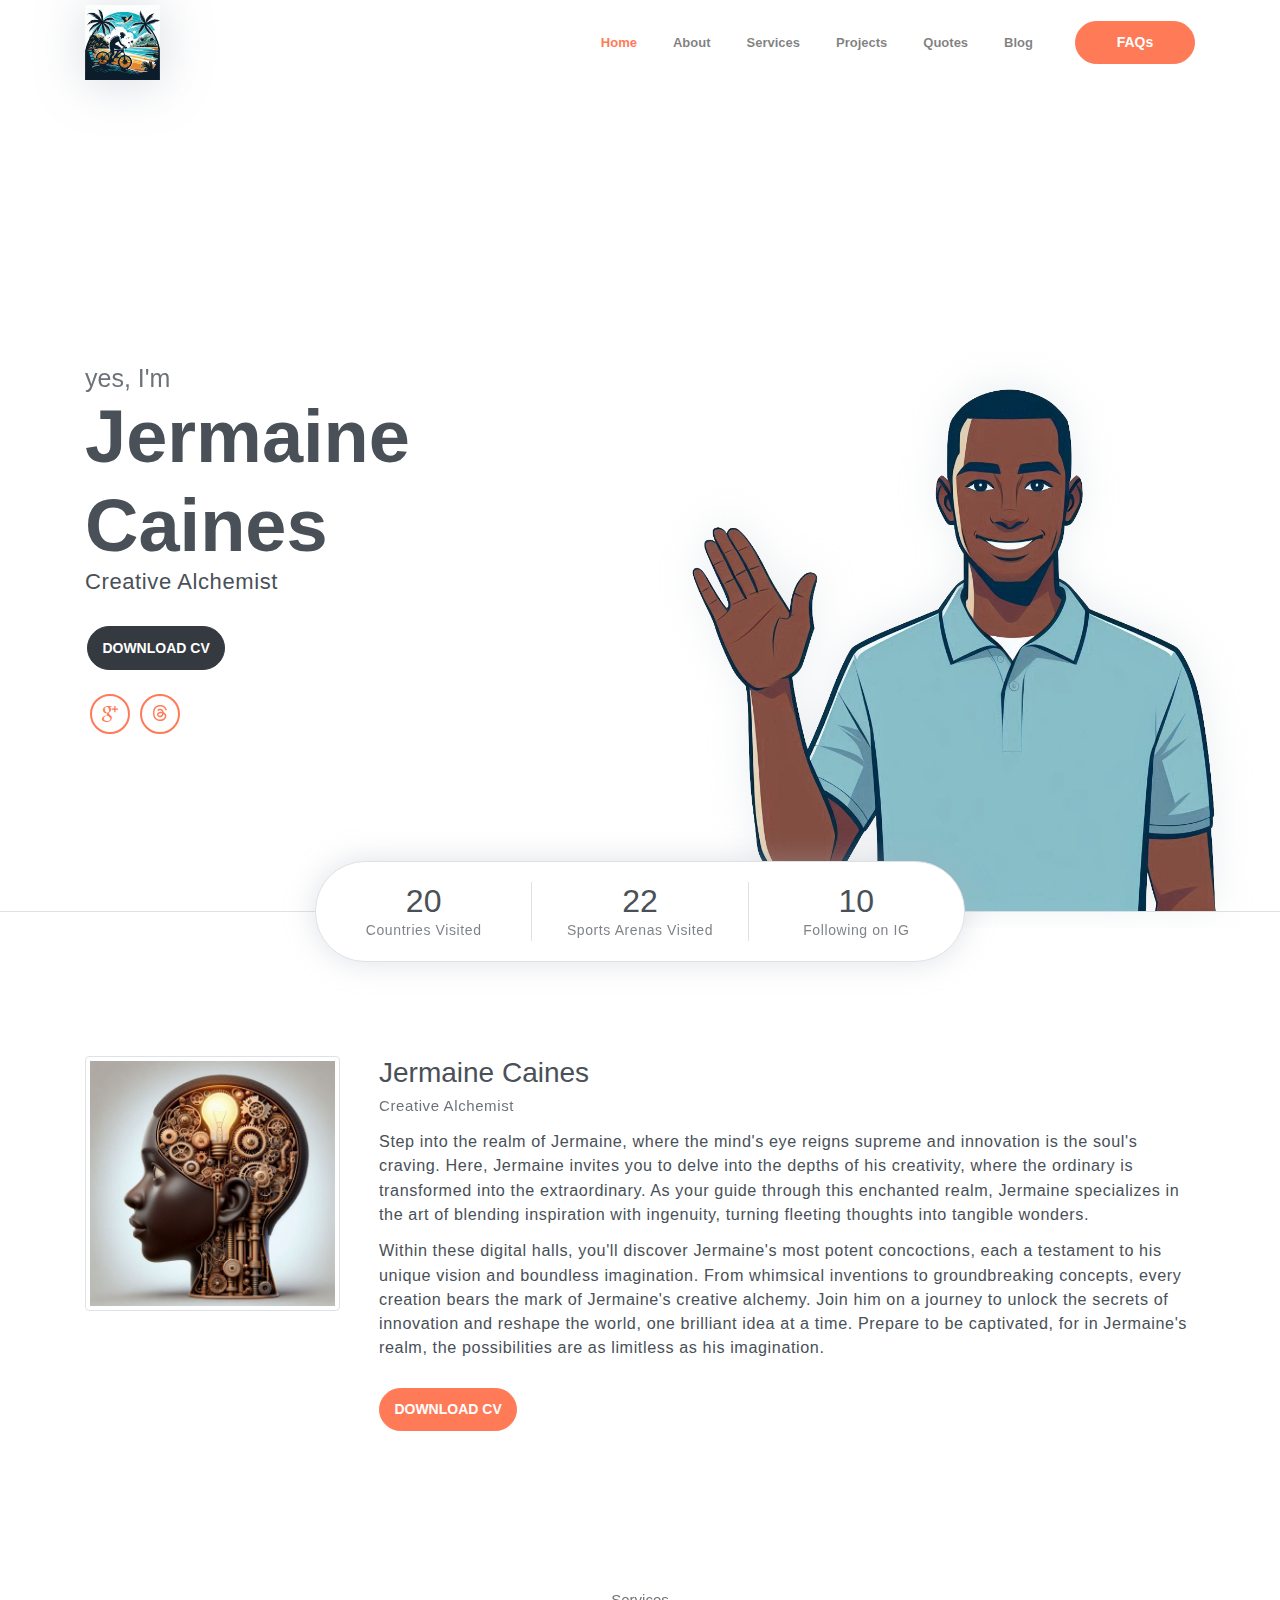
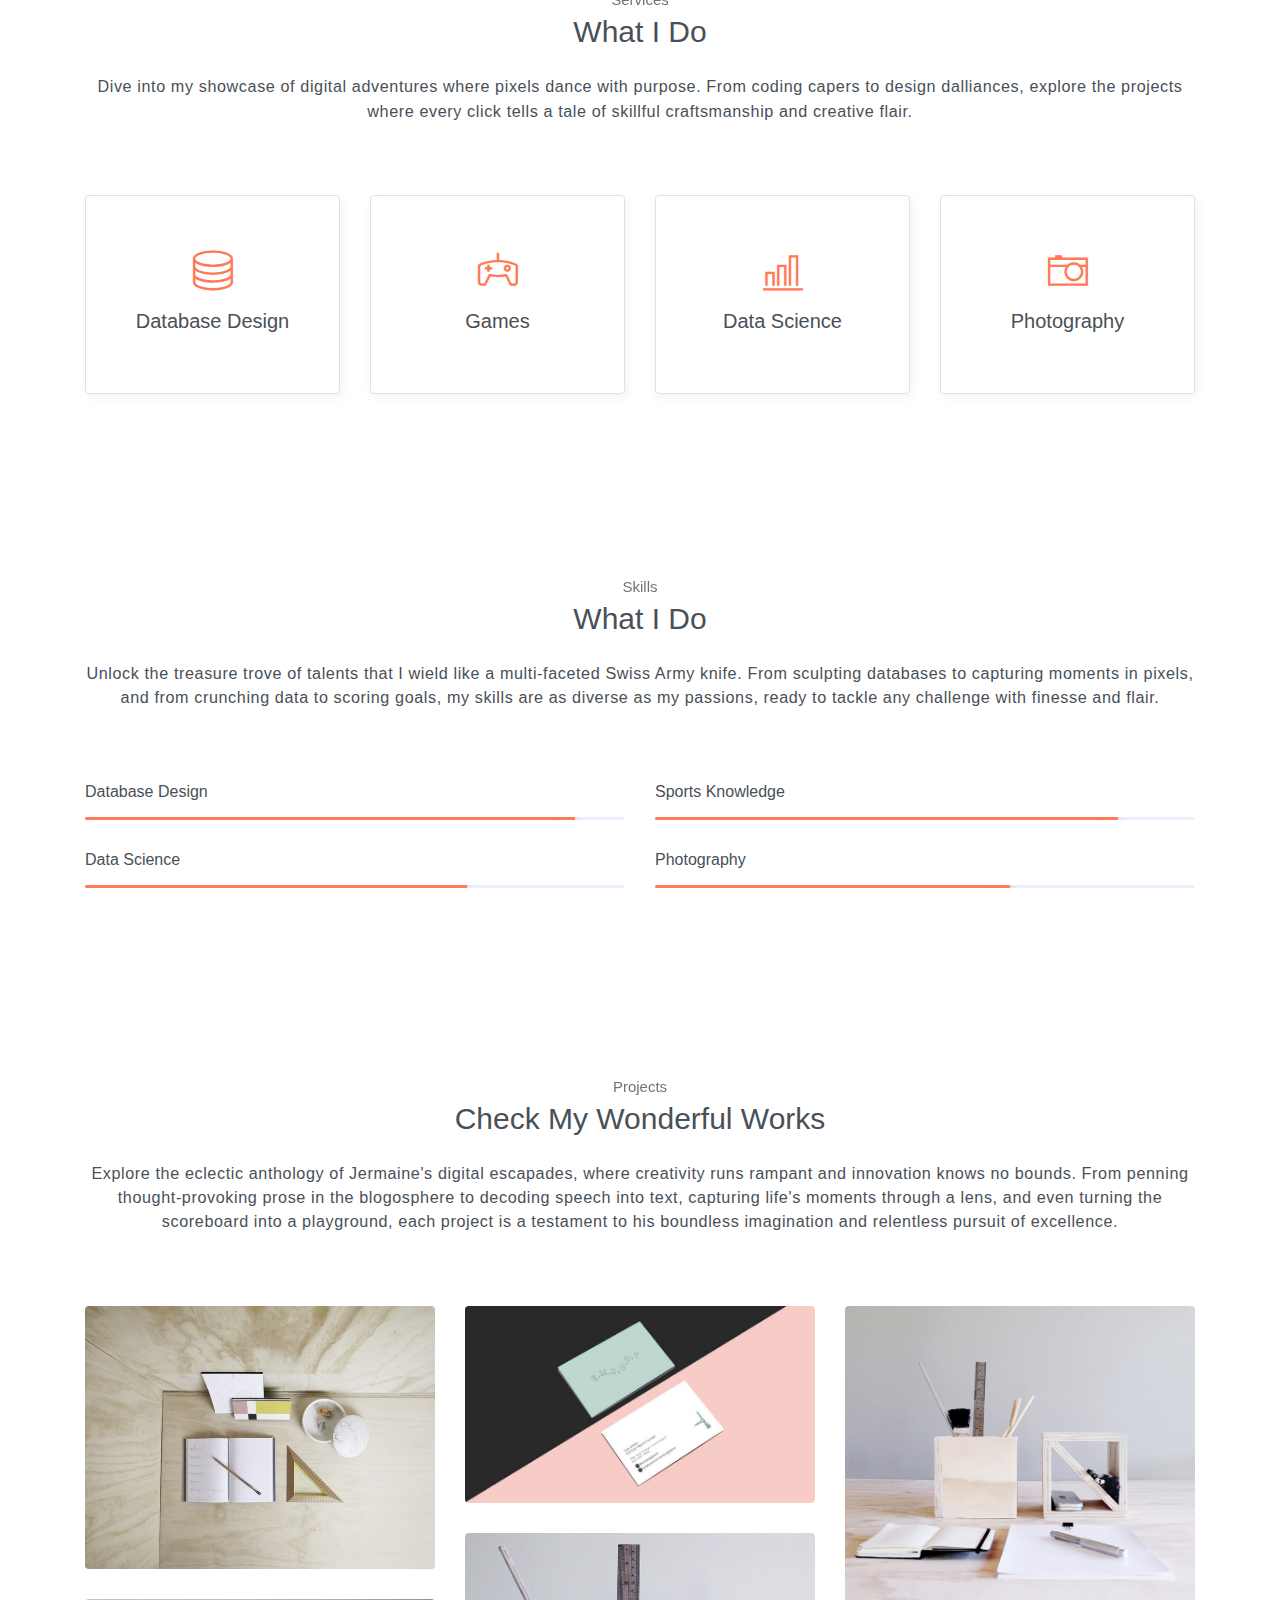
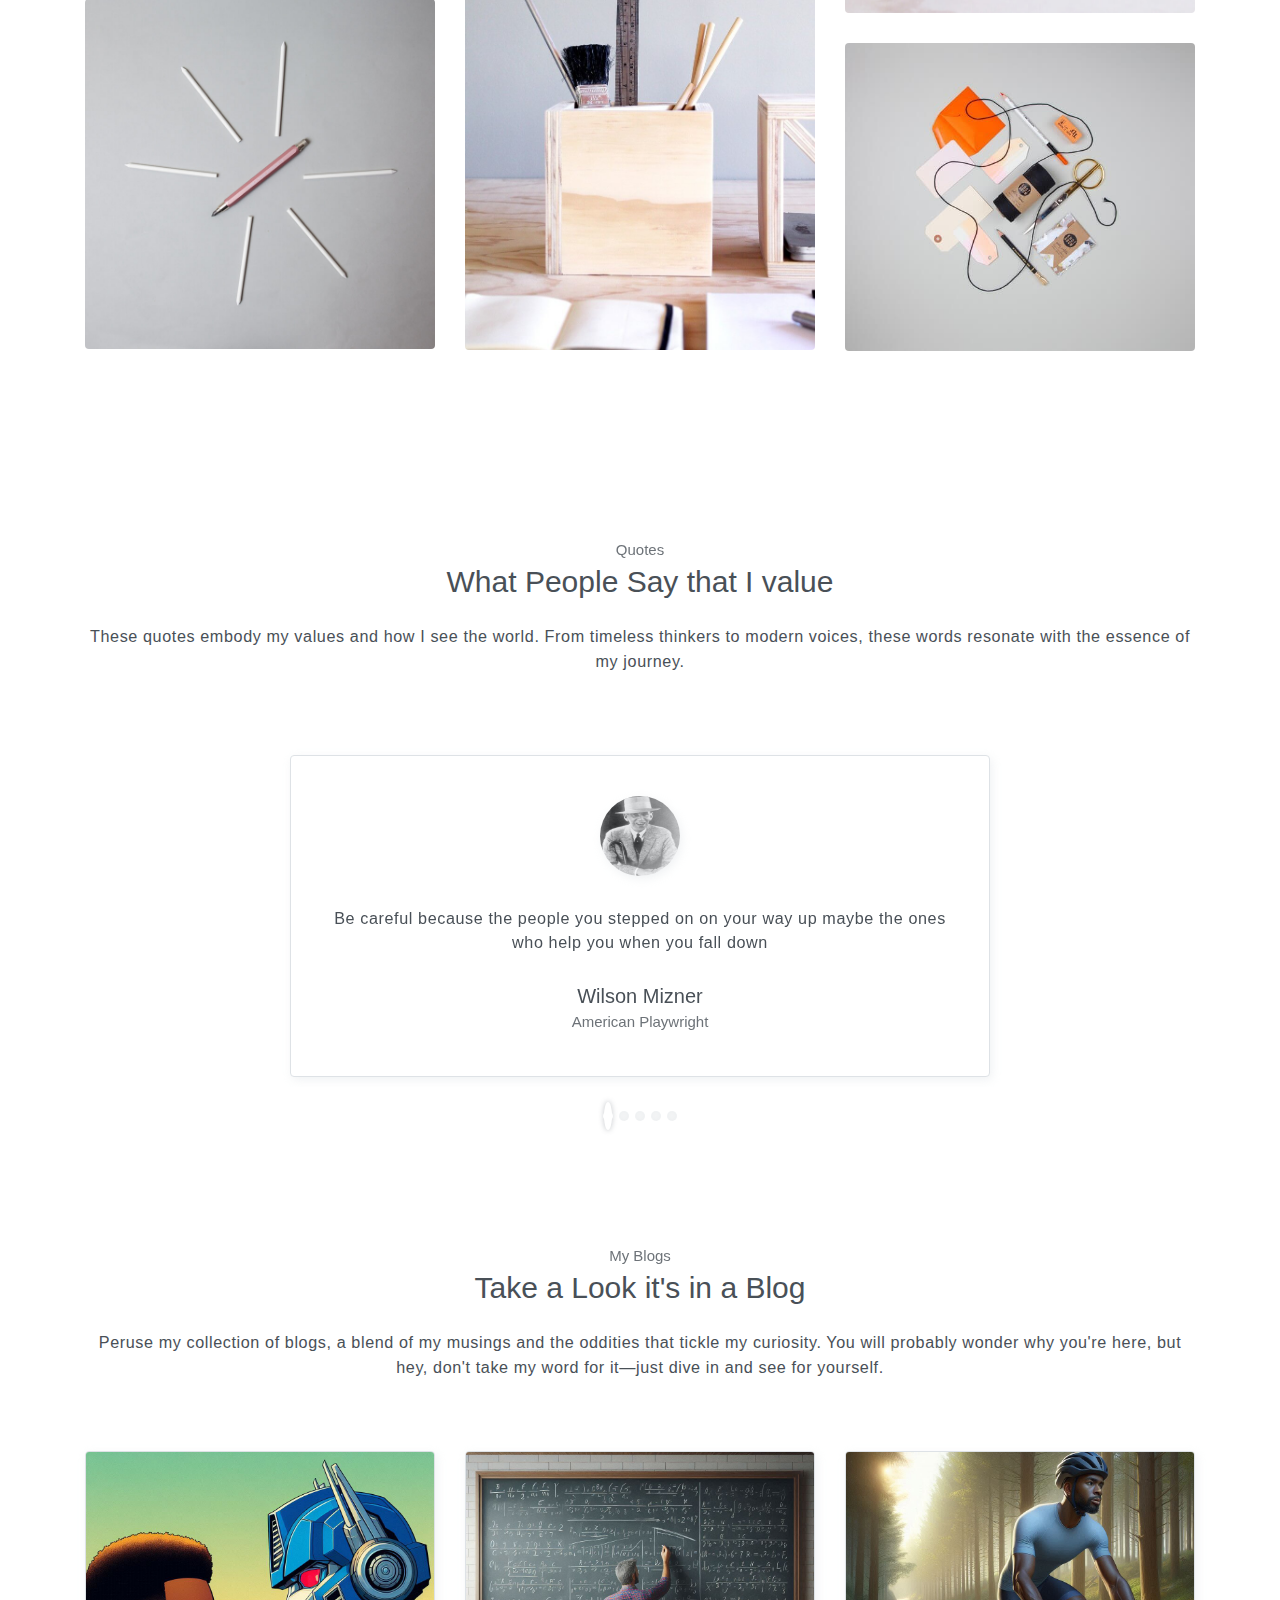
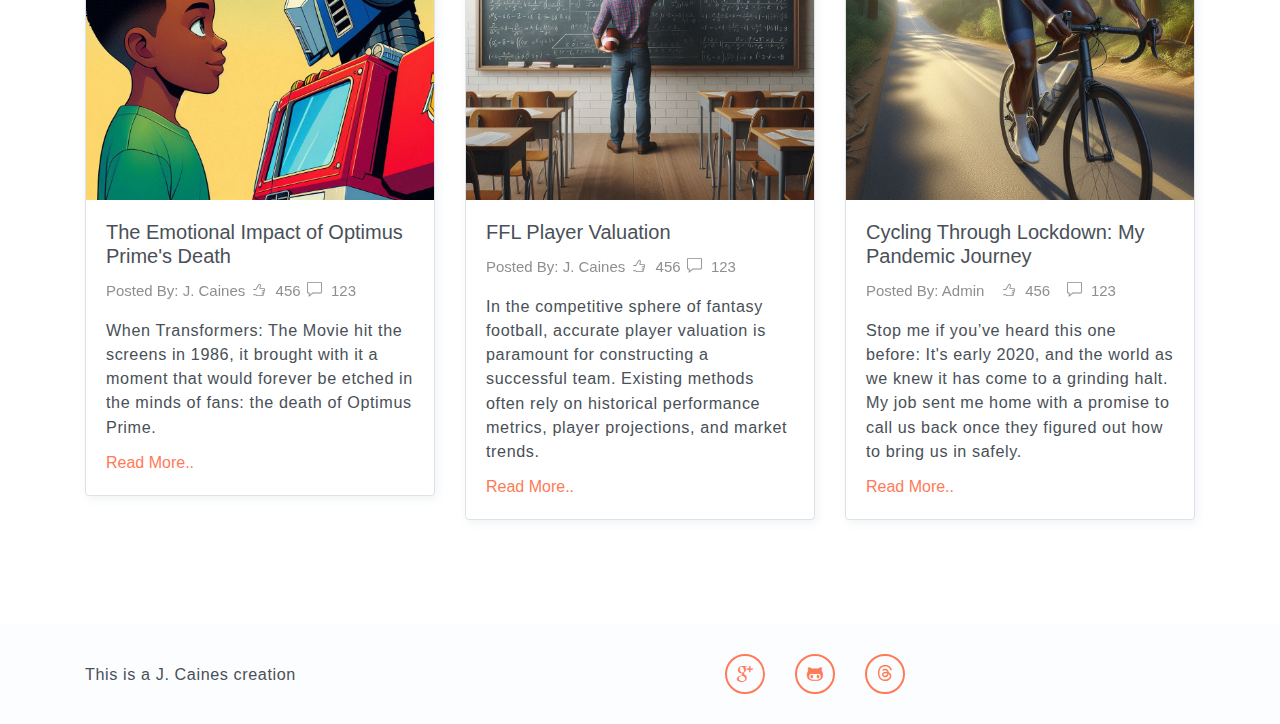
<file: index.html>
<!DOCTYPE html>
<html lang="en">
<head>
	<meta charset="utf-8">
    <meta name="viewport" content="width=device-width, initial-scale=1, shrink-to-fit=no">
    <meta name="description" content="Start your development with Steller landing page.">
    <meta name="author" content="Devcrud">
    <title>Jermaine Caines | Let's Get Creative!</title>
    <!-- font icons -->
    <link rel="stylesheet" href="assets/vendors/themify-icons/css/themify-icons.css">
    <!-- Bootstrap + Steller main styles -->
	<link rel="stylesheet" href="assets/css/steller.css">
</head>
<body data-spy="scroll" data-target=".navbar" data-offset="40" id="home">
    
    <!-- Page navigation -->
    <nav class="navbar navbar-expand-lg navbar-light fixed-top" data-spy="affix" data-offset-top="0">
        <div class="container">
            <a class="navbar-brand" href="#"><img src="assets/imgs/background.svg" alt=""></a>
            <button class="navbar-toggler" type="button" data-toggle="collapse" data-target="#navbarSupportedContent" aria-controls="navbarSupportedContent" aria-expanded="false" aria-label="Toggle navigation">
                <span class="navbar-toggler-icon"></span>
            </button>

            <div class="collapse navbar-collapse" id="navbarSupportedContent">
                <ul class="navbar-nav ml-auto align-items-center">
                    <li class="nav-item">
                        <a class="nav-link" href="#home">Home</a>
                    </li>
                    <li class="nav-item">
                        <a class="nav-link" href="#about">About</a>
                    </li>
                    <li class="nav-item">
                        <a class="nav-link" href="#service">Services</a>
                    </li>                   
                    <li class="nav-item">
                        <a class="nav-link" href="#projects">Projects</a>
                    </li>
                    <li class="nav-item">
                        <a class="nav-link" href="#quotes">Quotes</a>
                    </li>
                    <li class="nav-item">
                        <a class="nav-link" href="#blog">Blog</a>
                    </li>
                    <li class="nav-item">
                        <a class="- btn btn-primary rounded ml-4" href="faq.html">FAQs</a>
                    </li>
                </ul>
            </div>
        </div>          
    </nav>
    <!-- End of page navigation -->

    <!-- Alert -->
    <div class="alert alert-info alert-dismissible fade show" role="alert">
        New website under construction. Check it out!
        <button type="button" class="close" data-dismiss="alert" aria-label="Close">
        <span aria-hidden="true">&times;</span>
        </button>
    </div>
    
    <!-- Page Header -->
    <header class="header" id="home">
        <div class="container">
            <div class="infos">
                <h6 class="subtitle">yes, I'm</h6>
                <h6 class="title">Jermaine Caines</h6>
                <p>Creative Alchemist</p>

                <div class="buttons pt-3">
                    <a href="cv/gamingcv.html" target="_blank">
                        <button class="btn btn-dark rounded" >DOWNLOAD CV</button>
                    </a>
                </div>      

                <div class="socials mt-4">
                    <a class="social-item" href="https://www.google.com/" target="_blank"><i class="ti-google"></i></a>
                    <a class="social-item" href="https://www.threads.net/@jermainecaines2" target="_blank"><i class="ti-icon-threads"></i></a>
                </div>
            </div>              
            <div class="img-holder">
                <img src="assets/imgs/jermainephoto.svg" alt="">
            </div>      
        </div>  

        <!-- Header-widget -->
        <div class="widget">
            <div class="widget-item">
                <h2>20</h2>
                <p>Countries Visited</p>
            </div>
            <div class="widget-item">
                <h2>22</h2>
                <p>Sports Arenas Visited</p>
            </div>
            <div class="widget-item">
                <h2>10</h2>
                <p>Following on IG</p>
            </div>
        </div>
    </header>
    <!-- End of Page Header -->
    
    <!-- About section -->
    <section id="about" class="section mt-3">
        <div class="container mt-5">
            <div class="row text-center text-md-left">
                <div class="col-md-3">
                    <img src="assets/imgs/jermaineprofile.jpg" alt="" class="img-thumbnail mb-4">
                </div>
                <div class="pl-md-4 col-md-9">
                    <h6 class="title">Jermaine Caines</h6>
                    <p class="subtitle">Creative Alchemist</p>
                    <p>Step into the realm of Jermaine, where the mind's eye reigns supreme and innovation is the soul's craving.
                    Here, Jermaine invites you to delve into the depths of his creativity, where the ordinary is transformed into the extraordinary. 
                    As your guide through this enchanted realm, Jermaine specializes in the art of blending inspiration with ingenuity, turning fleeting thoughts into tangible wonders.
                    </p>
                    <p>Within these digital halls, you'll discover Jermaine's most potent concoctions, each a testament to his unique vision and boundless imagination. 
                        From whimsical inventions to groundbreaking concepts, every creation bears the mark of Jermaine's creative alchemy. Join him on a journey to unlock 
                        the secrets of innovation and reshape the world, one brilliant idea at a time. Prepare to be captivated, for in Jermaine's realm, the possibilities are as 
                        limitless as his imagination.
                    </p>
                    <a href="cv/gamingcv.html" target="_blank">
                        <button class="btn btn-primary rounded mt-3">DOWNLOAD CV</button>
                    </a>                   
                </div>
            </div>
        </div>
    </section>

    <!-- Service section -->
    <section id="service" class="section">
        <div class="container text-center">
            <h6 class="subtitle">Services</h6>
            <h6 class="section-title mb-4">What I Do</h6>
            <p class="mb-5 pb-4">Dive into my showcase of digital adventures where pixels dance with purpose. From coding capers to design dalliances, explore the projects where 
                every click tells a tale of skillful craftsmanship and creative flair.</p>

            <div class="row">
                <div class="col-sm-6 col-md-3 mb-4">
                    <div class="custom-card card border">
                        <div class="card-body">
                            <i class="icon ti-server"></i>
                            <h5>Database Design</h5>
                        </div>
                    </div>
                </div>
                <div class="col-sm-6 col-md-3 mb-4">
                    <div class="custom-card card border">
                        <div class="card-body">
                            <i class="icon ti-game"></i>
                            <h5>Games</h5>
                        </div>
                    </div>
                </div>
                <div class="col-sm-6 col-md-3 mb-4">
                    <div class="custom-card card border">
                        <div class="card-body">
                            <i class="icon ti-bar-chart"></i>
                            <h5>Data Science</h5>
                        </div>
                    </div>
                </div>
                <div class="col-sm-6 col-md-3 mb-4">
                    <div class="custom-card card border">
                        <div class="card-body">
                            <i class="icon ti-camera"></i>
                            <h5>Photography</h5>
                        </div>
                    </div>
                </div>
            </div>
        </div>
    </section>
    <!-- End of Section -->

    <!-- Skills section -->
    <section class="section">
        <div class="container text-center">
            <h6 class="subtitle">Skills</h6>
            <h6 class="section-title mb-4">What I Do</h6>
            <p class="mb-5 pb-4">Unlock the treasure trove of talents that I wield like a multi-faceted Swiss Army knife. From sculpting databases to capturing moments in pixels, and 
                from crunching data to scoring goals, my skills are as diverse as my passions, ready to tackle any challenge with finesse and flair.</p>

            <div class="row text-left">
                <div class="col-sm-6">
                    <h6 class="mb-3">Database Design</h6>
                    <div class="progress">
                        <div class="progress-bar bg-primary" role="progressbar" style="width: 90%;" aria-valuenow="25" aria-valuemin="0" aria-valuemax="100"><span>90%</span></div>
                    </div>
                </div>
                <div class="col-sm-6">
                    <h6 class="mb-3">Sports Knowledge</h6>
                    <div class="progress">
                        <div class="progress-bar bg-primary" role="progressbar" style="width: 85%;" aria-valuenow="25" aria-valuemin="0" aria-valuemax="100"><span>85%</span></div>
                    </div>
                </div>
                <div class="col-sm-6">
                    <h6 class="mb-3">Data Science</h6>
                    <div class="progress">
                        <div class="progress-bar bg-primary" role="progressbar" style="width: 70%;" aria-valuenow="25" aria-valuemin="0" aria-valuemax="100"><span>70%</span></div>
                    </div>
                </div>
                <div class="col-sm-6">
                    <h6 class="mb-3">Photography</h6>
                    <div class="progress">
                        <div class="progress-bar bg-primary" role="progressbar" style="width: 65%;" aria-valuenow="25" aria-valuemin="0" aria-valuemax="100"><span>65%</span></div>
                    </div>
                </div>
            </div>  
        </div>
    </section>
    <!-- End of Skills sections -->

    <!-- Projects section -->
    <section id="projects" class="section">
        <div class="container text-center">
            <h6 class="subtitle">Projects</h6>
            <h6 class="section-title mb-4">Check My Wonderful Works</h6>
            <p class="mb-5 pb-4">Explore the eclectic anthology of Jermaine's digital escapades, where creativity runs rampant and innovation knows no bounds. From penning thought-provoking 
                prose in the blogosphere to decoding speech into text, capturing life's moments through a lens, and even turning the scoreboard into a playground, each project is a testament to his boundless imagination and relentless pursuit of excellence.</p>

            <div class="row">
                <div class="col-sm-4">
                    <div class="img-wrapper">
                        <img src="assets/imgs/folio-1.jpg" alt="">
                        <div class="overlay">
                            <div class="overlay-infos">
                                <h5>The Big Game Square Game</h5>
                                <a href="javascript:void(0)"><i class="ti-zoom-in"></i></a>
                                <a href="javascript:void(0)"><i class="ti-link"></i></a>
                            </div>  
                        </div>
                    </div>
                    <div class="img-wrapper">
                        <img src="assets/imgs/folio-2.jpg" alt="">
                        <div class="overlay">
                            <div class="overlay-infos">
                                <h5>Ramblings of a FFL Nut</h5>
                                <a href="javascript:void(0)"><i class="ti-zoom-in"></i></a>
                                <a href="javascript:void(0)"><i class="ti-link"></i></a>
                            </div>                              
                        </div>
                    </div>                  
                </div>
                <div class="col-sm-4">
                    <div class="img-wrapper">
                        <img src="assets/imgs/folio-3.jpg" alt="">
                        <div class="overlay">
                            <div class="overlay-infos">
                                <h5>Radio Bet Tracker</h5>
                                <a href="javascript:void(0)"><i class="ti-zoom-in"></i></a>
                                <a href="javascript:void(0)"><i class="ti-link"></i></a>
                            </div>  
                        </div>
                    </div>
                    <div class="img-wrapper">
                        <img src="assets/imgs/folio-4.jpg" alt="">
                        <div class="overlay">
                            <div class="overlay-infos">
                                <h5>Project Title</h5>
                                <a href="javascript:void(0)"><i class="ti-zoom-in"></i></a>
                                <a href="javascript:void(0)"><i class="ti-link"></i></a>
                            </div>                              
                        </div>
                    </div>                  
                </div>
                <div class="col-sm-4">
                    <div class="img-wrapper">
                        <img src="assets/imgs/folio-5.jpg" alt="">
                        <div class="overlay">
                            <div class="overlay-infos">
                                <h5>Project Title</h5>
                                <a href="javascript:void(0)"><i class="ti-zoom-in"></i></a>
                                <a href="javascript:void(0)"><i class="ti-link"></i></a>
                            </div>  
                        </div>
                    </div>
                    <div class="img-wrapper">
                        <img src="assets/imgs/folio-6.jpg" alt="">
                        <div class="overlay">
                            <div class="overlay-infos">
                                <h5>Project Title</h5>
                                <a href="javascript:void(0)"><i class="ti-zoom-in"></i></a>
                                <a href="javascript:void(0)"><i class="ti-link"></i></a>
                            </div>                              
                        </div>
                    </div>                  
                </div>
            </div>

        </div>
    </section>
    <!-- End of Projects section -->

    <!-- Quotes Section -->
    <section id="quotes" class="section">
        <div class="container text-center">
            <h6 class="subtitle">Quotes</h6>
            <h6 class="section-title mb-4">What People Say that I value</h6>
            <p class="mb-5 pb-4">These quotes embody my values and how I see the world. From timeless thinkers to modern voices, these words resonate with the essence of my journey.</p>


            <div id="carouselExampleIndicators" class="carousel slide" data-ride="carousel">
                <ol class="carousel-indicators">
                    <li data-target="#carouselExampleIndicators" data-slide-to="0" class="active"></li>
                    <li data-target="#carouselExampleIndicators" data-slide-to="1"></li>
                    <li data-target="#carouselExampleIndicators" data-slide-to="2"></li>
                    <li data-target="#carouselExampleIndicators" data-slide-to="3"></li>
                    <li data-target="#carouselExampleIndicators" data-slide-to="4"></li>
                </ol>
                <div class="carousel-inner">
                    <div class="carousel-item active">
                        <div class="card quote-card border">
                            <div class="card-body">
                                <img src="assets/imgs/Wilson-Mizner.jpg" alt="">
                                <p>Be careful because the people you stepped on on your way up maybe the ones who help you when you fall down</p>
                                <h1 class="title">Wilson Mizner</h1>
                                <h1 class="subtitle">American Playwright</h1>
                            </div>
                        </div>
                    </div>
                    <div class="carousel-item">
                        <div class="card quote-card border">
                            <div class="card-body">
                                <img src="assets/imgs/alice-herz-sommer.jpeg" alt="">
                                <p>Hatred eats the soul of the hater, not the hated.</p>
                                <h1 class="title">Alice Herz-Sommer</h1>
                                <h1 class="subtitle">Holocaust Survivor</h1>
                            </div>
                        </div>
                    </div>
                    <div class="carousel-item">
                        <div class="card quote-card border">
                            <div class="card-body">
                                <img src="assets/imgs/jim-gaffigan.webp" alt="">
                                <p>Dads are kind of like the backup quarterback in the NFL. You're on the team, but you're not the star. On the rare occasion that you're 
                                    brought into the game, people are nervous, you know? ... They're good for a play or two, but people are like 'When's the starter coming back?'</p>
                                <h1 class="title">Jim Gaffigan</h1>
                                <h1 class="subtitle">Comedian</h1>
                            </div>
                        </div>
                    </div>
                    <div class="carousel-item">
                        <div class="card quote-card border">
                            <div class="card-body">
                                <img src="assets/imgs/Colin-Powell.jpg" alt="">
                                <p>Diplomacy is listening to what the other guy needs. Preserving your own position, but listening to the other guy. You have to develop relationships 
                                    with other people so when the tough times come, you can work together.</p>
                                <h1 class="title">Colin Powell</h1>
                                <h1 class="subtitle">Former United States Secretary of State</h1>
                            </div>
                        </div>
                    </div>
                    <div class="carousel-item">
                        <div class="card quote-card border">
                            <div class="card-body">
                                <img src="assets/imgs/Michaela-Chung.jpg" alt="">
                                <p>Introverts dislike small talk, but we are fluent in the language of ideas and dreams.</p>
                                <h1 class="title">Michaela Chung</h1>
                                <h1 class="subtitle">Author</h1>
                            </div>
                        </div>
                    </div>
                </div>
            </div>
        </div>
    </section>
    <!-- End of quotes section -->

    <!-- Blog Section -->
    <section id="blog" class="section">
        <div class="container text-center">
            <h6 class="subtitle">My Blogs</h6>
            <h6 class="section-title mb-4">Take a Look it's in a Blog</h6>
            <p class="mb-5 pb-4">Peruse my collection of blogs, a blend of my musings and the oddities that tickle my curiosity. You will probably wonder why you're here, 
                but hey, don't take my word for it—just dive in and see for yourself.</p>

            <div class="row text-left">
                <div class="col-md-4">
                    <div class="card border mb-4">
                        <img src="assets/imgs/optimusProfile.jpg" alt="" class="card-img-top w-100">
                        <div class="card-body">
                            <h5 class="card-title">The Emotional Impact of Optimus Prime's Death</h5>
                            <div class="post-details">
                                <a href="javascript:void(0)">Posted By: J. Caines</a>
                                <a href="javascript:void(0)"><i class="ti-thumb-up"></i> 456</a>
                                <a href="javascript:void(0)"><i class="ti-comment"></i> 123</a>
                            </div>
                            <p>When Transformers: The Movie hit the screens in 1986, it brought with it a moment that would forever be etched in the minds of fans: the death of Optimus Prime.</p>
                            <a href="blogs/transformers.html">Read More..</a>
                        </div>
                    </div>
                </div>
                <div class="col-md-4">
                    <div class="card border mb-4">
                        <img src="assets/imgs/footballvaluation.jpg" alt="" class="card-img-top w-100">
                        <div class="card-body">
                            <h5 class="card-title">FFL Player Valuation</h5>
                            <div class="post-details">
                                <a href="javascript:void(0)">Posted By: J. Caines</a>
                                <a href="javascript:void(0)"><i class="ti-thumb-up"></i> 456</a>
                                <a href="javascript:void(0)"><i class="ti-comment"></i> 123</a>
                            </div>
                            <p>In the competitive sphere of fantasy football, accurate player valuation is paramount for constructing a successful team. Existing methods often rely on historical performance metrics, player projections, and market trends.</p>
                            <a href="blogs/fflvaluation.html">Read More..</a>
                        </div>
                    </div>
                </div>
                <div class="col-md-4">
                    <div class="card border mb-4">
                        <img src="assets/imgs/riding_woods.jpg" alt="" class="card-img-top w-100">
                        <div class="card-body">
                            <h5 class="card-title">Cycling Through Lockdown: My Pandemic Journey</h5>
                            <div class="post-details">
                                <a href="javascript:void(0)">Posted By: Admin</a>
                                <a href="javascript:void(0)"><i class="ti-thumb-up"></i> 456</a>
                                <a href="javascript:void(0)"><i class="ti-comment"></i> 123</a>
                            </div>
                            <p>Stop me if you’ve heard this one before: It's early 2020, and the world as we knew it has come to a grinding halt. My job sent me home with a promise to call us back once they figured out how to bring us in safely.</p>
                            <a href="blogs/covidbikeride.html">Read More..</a>
                        </div>
                    </div>
                </div>
            </div>
        </div>
    </section>

    <!-- Page Footer -->
    <footer class="page-footer">
        <div class="container">
            <div class="row align-items-center">
                <div class="col-sm-6">
                    <p>This is a J. Caines creation</p>
                </div>
                <div class="col-sm-3">
                    <div class="socials">
                        <a class="social-item" href="https://www.google.com/" target="_blank"><i class="ti-google"></i></a>
                        <a class="social-item" href="javascript:void(0)"><i class="ti-github"></i></a>
                        <a class="social-item" href="https://www.threads.net/@jermainecaines2" target="_blank"><i class="ti-icon-threads"></i></a>
                    </div>
                </div>
            </div>
        </div>
    </footer> 
    <!-- End of page footer -->
	
	<!-- core  -->
    <script src="assets/vendors/jquery/jquery-3.4.1.js"></script>
    <script src="assets/vendors/bootstrap/bootstrap.bundle.js"></script>
    <!-- bootstrap 3 affix -->
	<script src="assets/vendors/bootstrap/bootstrap.affix.js"></script>

    <!-- steller js -->
    <script src="assets/js/steller.js"></script>

</body>
</html>
</file>
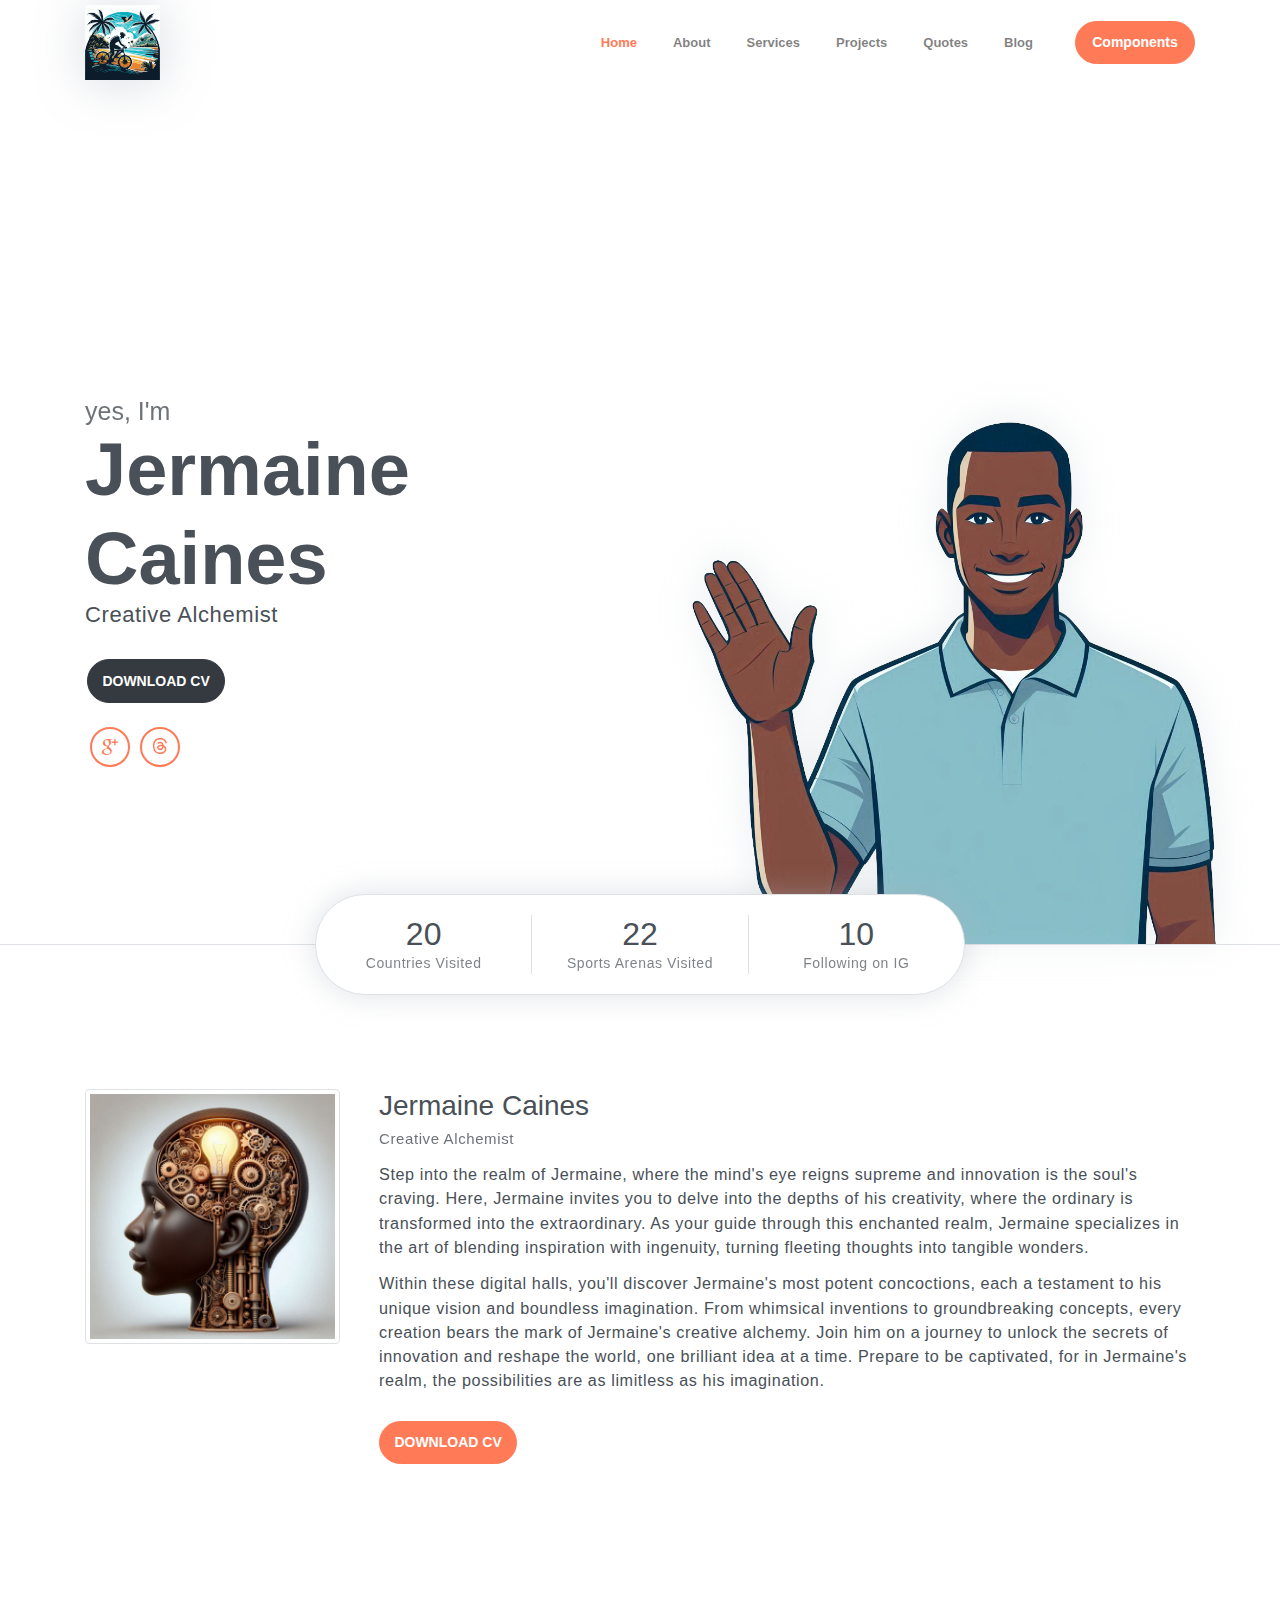
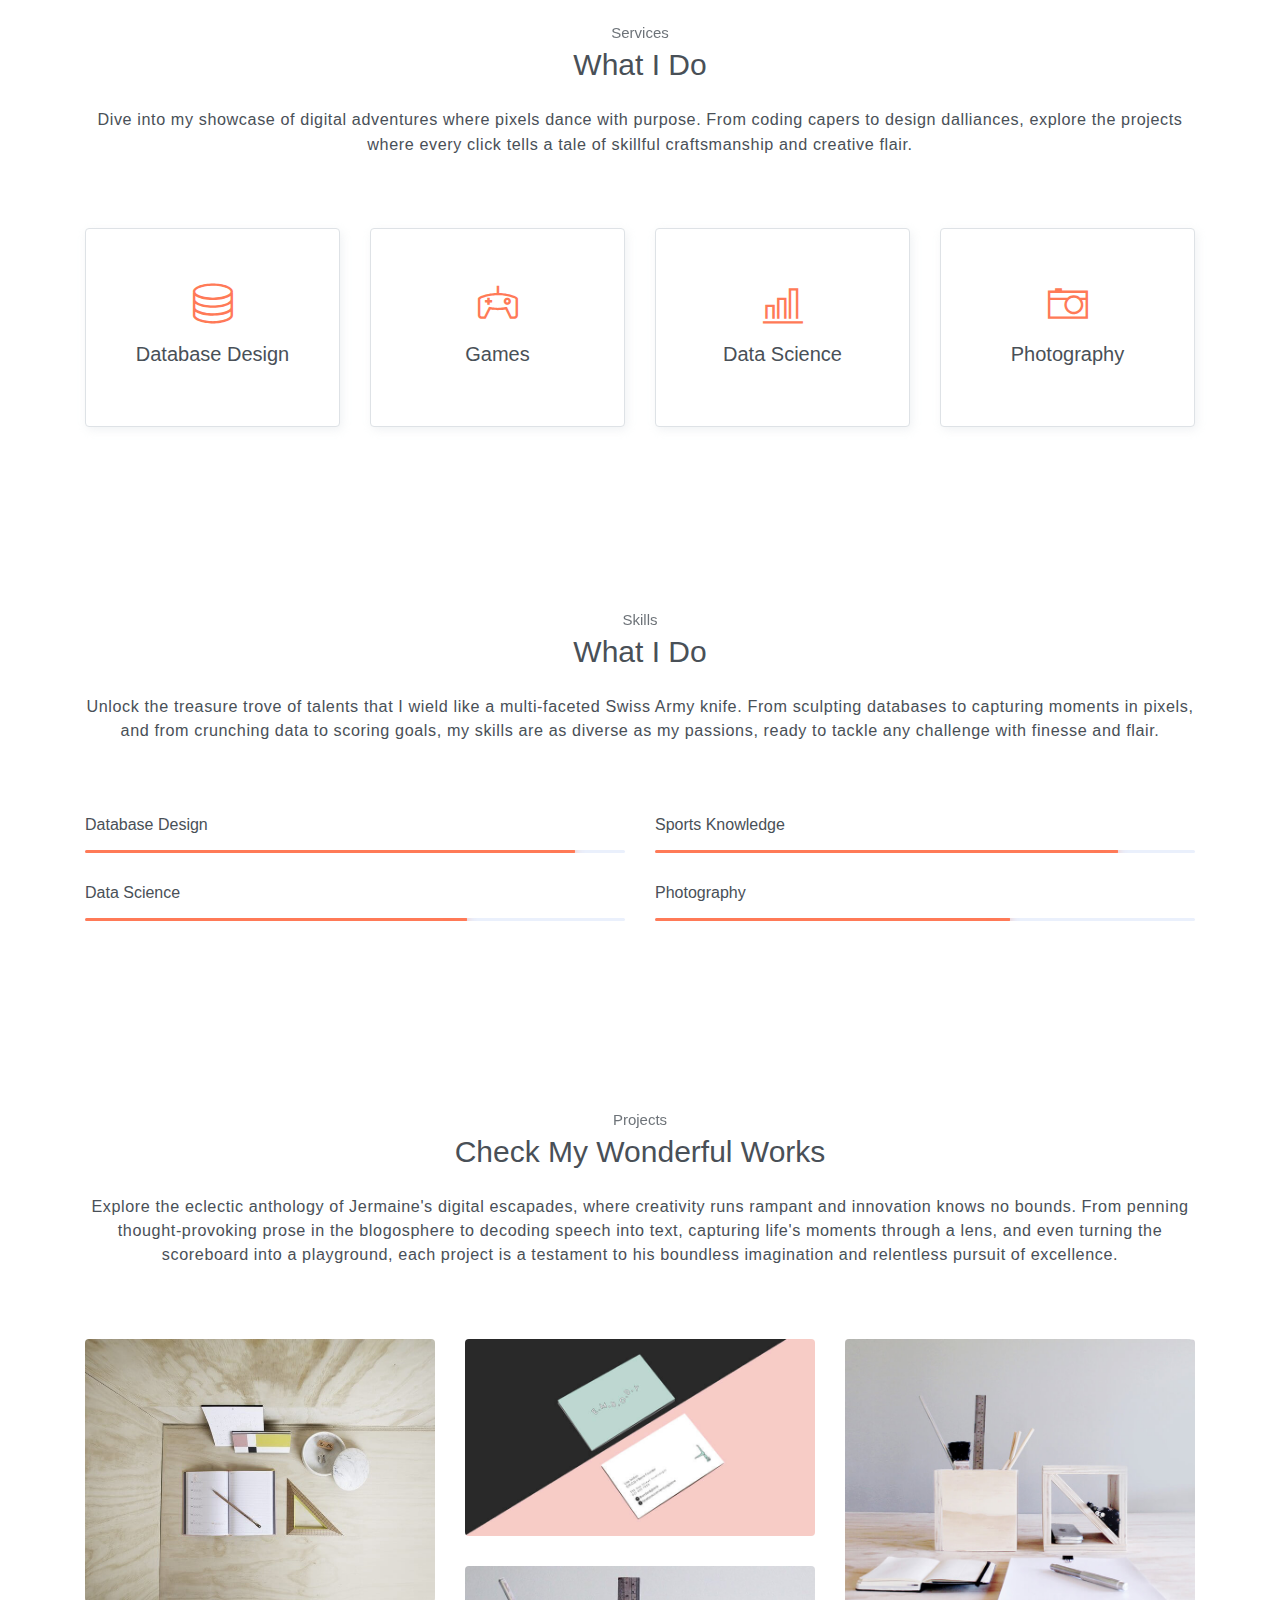
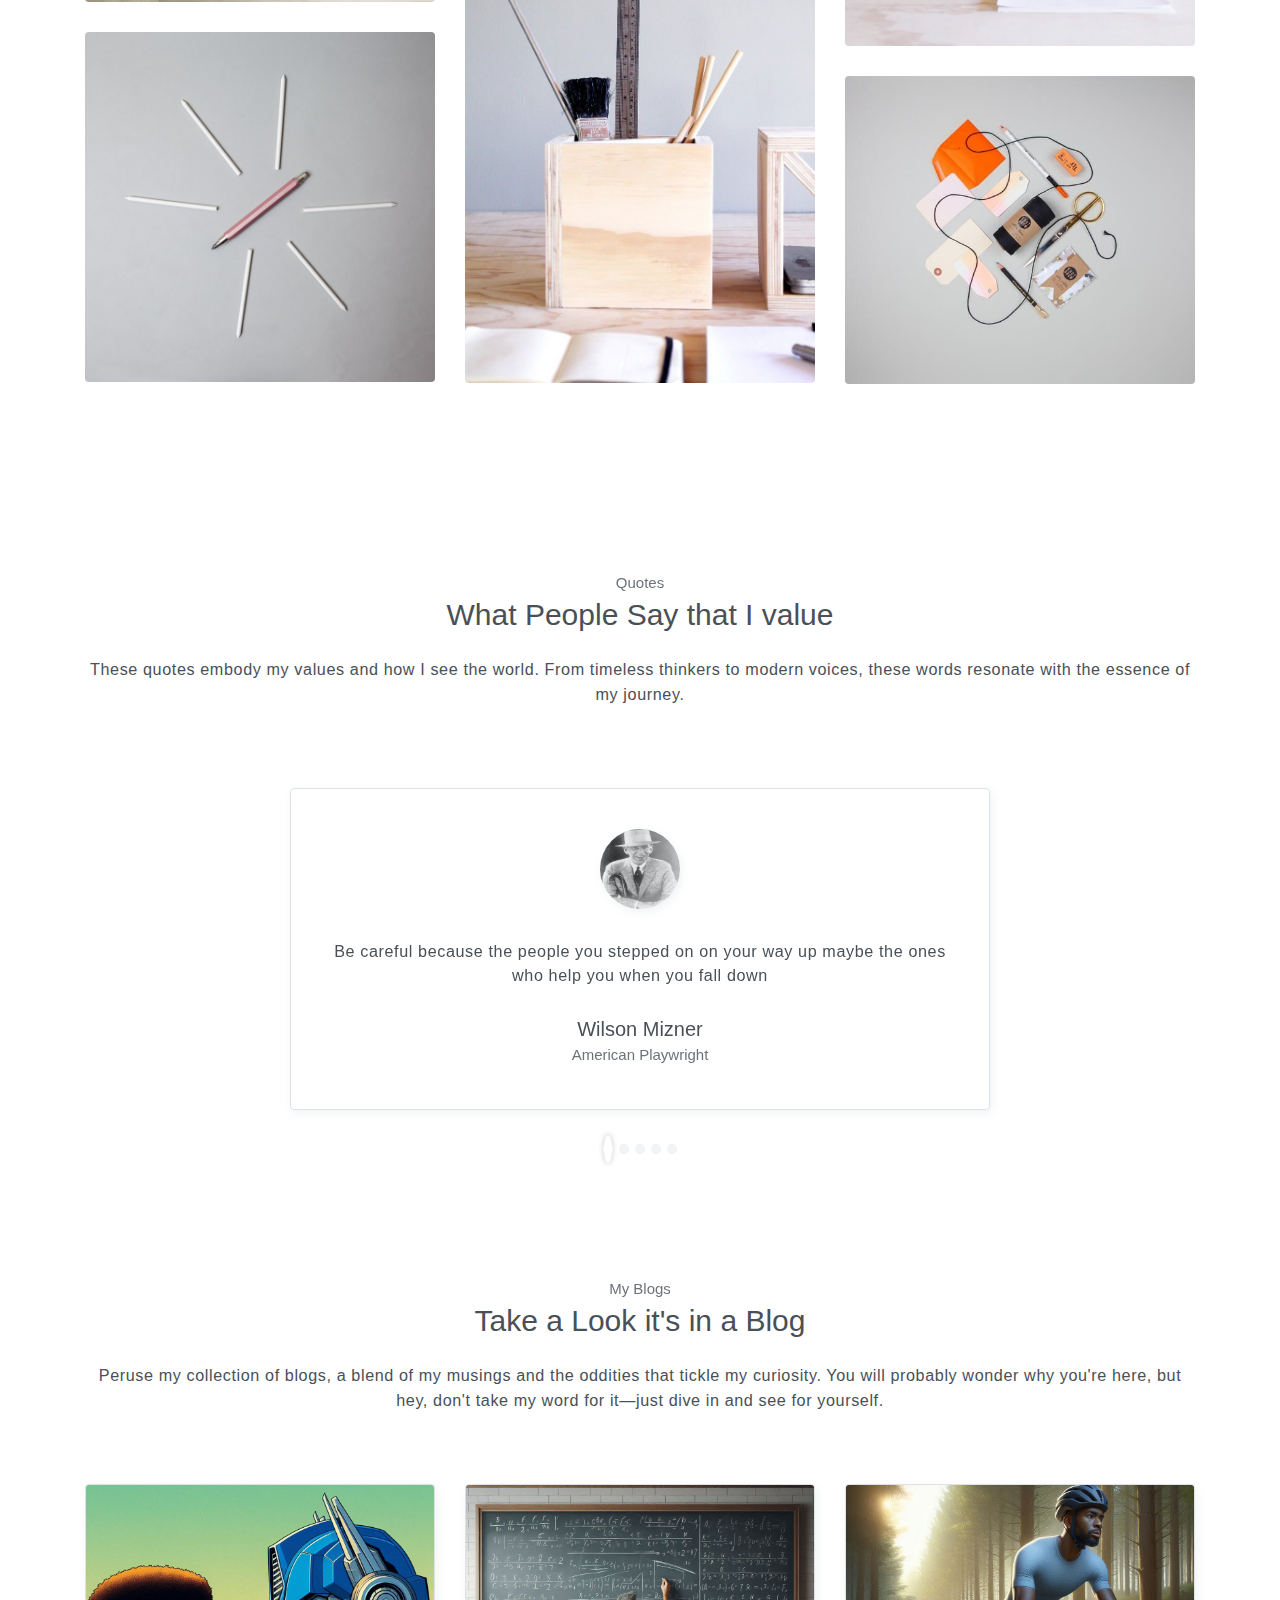
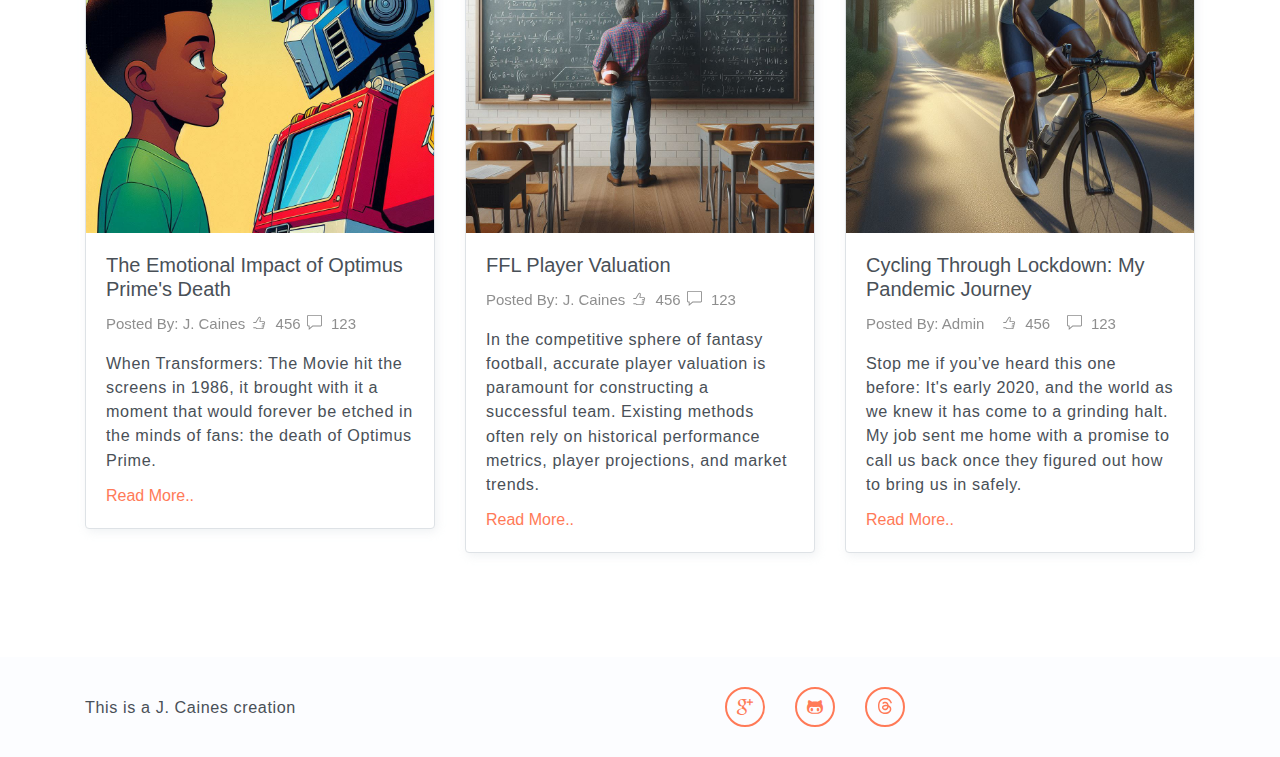
<file: public_html/index.html>
<!DOCTYPE html>
<html lang="en">
<head>
	<meta charset="utf-8">
    <meta name="viewport" content="width=device-width, initial-scale=1, shrink-to-fit=no">
    <meta name="description" content="Start your development with Steller landing page.">
    <meta name="author" content="Devcrud">
    <title>Jermaine Caines | Let's Get Creative!</title>
    <!-- font icons -->
    <link rel="stylesheet" href="assets/vendors/themify-icons/css/themify-icons.css">
    <!-- Bootstrap + Steller main styles -->
	<link rel="stylesheet" href="assets/css/steller.css">
</head>
<body data-spy="scroll" data-target=".navbar" data-offset="40" id="home">
    
    <!-- Alert -->
    <hr>
    <div class="alert alert-info alert-dismissible fade show" role="alert">
        New website under construction. Check it out!
        <button type="button" class="close" data-dismiss="alert" aria-label="Close">
        <span aria-hidden="true">&times;</span>
        </button>
    </div>

    <!-- Page navigation -->
    <nav class="navbar navbar-expand-lg navbar-light fixed-top" data-spy="affix" data-offset-top="0">
        <div class="container">
            <a class="navbar-brand" href="#"><img src="assets/imgs/background.svg" alt=""></a>
            <button class="navbar-toggler" type="button" data-toggle="collapse" data-target="#navbarSupportedContent" aria-controls="navbarSupportedContent" aria-expanded="false" aria-label="Toggle navigation">
                <span class="navbar-toggler-icon"></span>
            </button>

            <div class="collapse navbar-collapse" id="navbarSupportedContent">
                <ul class="navbar-nav ml-auto align-items-center">
                    <li class="nav-item">
                        <a class="nav-link" href="#home">Home</a>
                    </li>
                    <li class="nav-item">
                        <a class="nav-link" href="#about">About</a>
                    </li>
                    <li class="nav-item">
                        <a class="nav-link" href="#service">Services</a>
                    </li>                   
                    <li class="nav-item">
                        <a class="nav-link" href="#projects">Projects</a>
                    </li>
                    <li class="nav-item">
                        <a class="nav-link" href="#quotes">Quotes</a>
                    </li>
                    <li class="nav-item">
                        <a class="nav-link" href="#blog">Blog</a>
                    </li>
                    <li class="nav-item">
                        <a class="- btn btn-primary rounded ml-4" href="components.html">Components</a>
                    </li>
                </ul>
            </div>
        </div>          
    </nav>
    <!-- End of page navigation -->

    
    <!-- Page Header -->
    <header class="header" id="home">
        <div class="container">
            <div class="infos">
                <h6 class="subtitle">yes, I'm</h6>
                <h6 class="title">Jermaine Caines</h6>
                <p>Creative Alchemist</p>

                <div class="buttons pt-3">
                    <a href="cv/gamingcv.html" target="_blank">
                        <button class="btn btn-dark rounded" >DOWNLOAD CV</button>
                    </a>
                </div>      

                <div class="socials mt-4">
                    <a class="social-item" href="https://www.google.com/" target="_blank"><i class="ti-google"></i></a>
                    <a class="social-item" href="https://www.threads.net/@jermainecaines2" target="_blank"><i class="ti-icon-threads"></i></a>
                </div>
            </div>              
            <div class="img-holder">
                <img src="assets/imgs/jermainephoto.svg" alt="">
            </div>      
        </div>  

        <!-- Header-widget -->
        <div class="widget">
            <div class="widget-item">
                <h2>20</h2>
                <p>Countries Visited</p>
            </div>
            <div class="widget-item">
                <h2>22</h2>
                <p>Sports Arenas Visited</p>
            </div>
            <div class="widget-item">
                <h2>10</h2>
                <p>Following on IG</p>
            </div>
        </div>
    </header>
    <!-- End of Page Header -->
    
    <!-- About section -->
    <section id="about" class="section mt-3">
        <div class="container mt-5">
            <div class="row text-center text-md-left">
                <div class="col-md-3">
                    <img src="assets/imgs/jermaineprofile.jpg" alt="" class="img-thumbnail mb-4">
                </div>
                <div class="pl-md-4 col-md-9">
                    <h6 class="title">Jermaine Caines</h6>
                    <p class="subtitle">Creative Alchemist</p>
                    <p>Step into the realm of Jermaine, where the mind's eye reigns supreme and innovation is the soul's craving.
                    Here, Jermaine invites you to delve into the depths of his creativity, where the ordinary is transformed into the extraordinary. 
                    As your guide through this enchanted realm, Jermaine specializes in the art of blending inspiration with ingenuity, turning fleeting thoughts into tangible wonders.
                    </p>
                    <p>Within these digital halls, you'll discover Jermaine's most potent concoctions, each a testament to his unique vision and boundless imagination. 
                        From whimsical inventions to groundbreaking concepts, every creation bears the mark of Jermaine's creative alchemy. Join him on a journey to unlock 
                        the secrets of innovation and reshape the world, one brilliant idea at a time. Prepare to be captivated, for in Jermaine's realm, the possibilities are as 
                        limitless as his imagination.
                    </p>
                    <a href="cv/gamingcv.html" target="_blank">
                        <button class="btn btn-primary rounded mt-3">DOWNLOAD CV</button>
                    </a>                   
                </div>
            </div>
        </div>
    </section>

    <!-- Service section -->
    <section id="service" class="section">
        <div class="container text-center">
            <h6 class="subtitle">Services</h6>
            <h6 class="section-title mb-4">What I Do</h6>
            <p class="mb-5 pb-4">Dive into my showcase of digital adventures where pixels dance with purpose. From coding capers to design dalliances, explore the projects where 
                every click tells a tale of skillful craftsmanship and creative flair.</p>

            <div class="row">
                <div class="col-sm-6 col-md-3 mb-4">
                    <div class="custom-card card border">
                        <div class="card-body">
                            <i class="icon ti-server"></i>
                            <h5>Database Design</h5>
                        </div>
                    </div>
                </div>
                <div class="col-sm-6 col-md-3 mb-4">
                    <div class="custom-card card border">
                        <div class="card-body">
                            <i class="icon ti-game"></i>
                            <h5>Games</h5>
                        </div>
                    </div>
                </div>
                <div class="col-sm-6 col-md-3 mb-4">
                    <div class="custom-card card border">
                        <div class="card-body">
                            <i class="icon ti-bar-chart"></i>
                            <h5>Data Science</h5>
                        </div>
                    </div>
                </div>
                <div class="col-sm-6 col-md-3 mb-4">
                    <div class="custom-card card border">
                        <div class="card-body">
                            <i class="icon ti-camera"></i>
                            <h5>Photography</h5>
                        </div>
                    </div>
                </div>
            </div>
        </div>
    </section>
    <!-- End of Section -->

    <!-- Skills section -->
    <section class="section">
        <div class="container text-center">
            <h6 class="subtitle">Skills</h6>
            <h6 class="section-title mb-4">What I Do</h6>
            <p class="mb-5 pb-4">Unlock the treasure trove of talents that I wield like a multi-faceted Swiss Army knife. From sculpting databases to capturing moments in pixels, and 
                from crunching data to scoring goals, my skills are as diverse as my passions, ready to tackle any challenge with finesse and flair.</p>

            <div class="row text-left">
                <div class="col-sm-6">
                    <h6 class="mb-3">Database Design</h6>
                    <div class="progress">
                        <div class="progress-bar bg-primary" role="progressbar" style="width: 90%;" aria-valuenow="25" aria-valuemin="0" aria-valuemax="100"><span>90%</span></div>
                    </div>
                </div>
                <div class="col-sm-6">
                    <h6 class="mb-3">Sports Knowledge</h6>
                    <div class="progress">
                        <div class="progress-bar bg-primary" role="progressbar" style="width: 85%;" aria-valuenow="25" aria-valuemin="0" aria-valuemax="100"><span>85%</span></div>
                    </div>
                </div>
                <div class="col-sm-6">
                    <h6 class="mb-3">Data Science</h6>
                    <div class="progress">
                        <div class="progress-bar bg-primary" role="progressbar" style="width: 70%;" aria-valuenow="25" aria-valuemin="0" aria-valuemax="100"><span>70%</span></div>
                    </div>
                </div>
                <div class="col-sm-6">
                    <h6 class="mb-3">Photography</h6>
                    <div class="progress">
                        <div class="progress-bar bg-primary" role="progressbar" style="width: 65%;" aria-valuenow="25" aria-valuemin="0" aria-valuemax="100"><span>65%</span></div>
                    </div>
                </div>
            </div>  
        </div>
    </section>
    <!-- End of Skills sections -->

    <!-- Projects section -->
    <section id="projects" class="section">
        <div class="container text-center">
            <h6 class="subtitle">Projects</h6>
            <h6 class="section-title mb-4">Check My Wonderful Works</h6>
            <p class="mb-5 pb-4">Explore the eclectic anthology of Jermaine's digital escapades, where creativity runs rampant and innovation knows no bounds. From penning thought-provoking 
                prose in the blogosphere to decoding speech into text, capturing life's moments through a lens, and even turning the scoreboard into a playground, each project is a testament to his boundless imagination and relentless pursuit of excellence.</p>

            <div class="row">
                <div class="col-sm-4">
                    <div class="img-wrapper">
                        <img src="assets/imgs/folio-1.jpg" alt="">
                        <div class="overlay">
                            <div class="overlay-infos">
                                <h5>The Big Game Square Game</h5>
                                <a href="javascript:void(0)"><i class="ti-zoom-in"></i></a>
                                <a href="javascript:void(0)"><i class="ti-link"></i></a>
                            </div>  
                        </div>
                    </div>
                    <div class="img-wrapper">
                        <img src="assets/imgs/folio-2.jpg" alt="">
                        <div class="overlay">
                            <div class="overlay-infos">
                                <h5>Ramblings of a FFL Nut</h5>
                                <a href="javascript:void(0)"><i class="ti-zoom-in"></i></a>
                                <a href="javascript:void(0)"><i class="ti-link"></i></a>
                            </div>                              
                        </div>
                    </div>                  
                </div>
                <div class="col-sm-4">
                    <div class="img-wrapper">
                        <img src="assets/imgs/folio-3.jpg" alt="">
                        <div class="overlay">
                            <div class="overlay-infos">
                                <h5>Radio Bet Tracker</h5>
                                <a href="javascript:void(0)"><i class="ti-zoom-in"></i></a>
                                <a href="javascript:void(0)"><i class="ti-link"></i></a>
                            </div>  
                        </div>
                    </div>
                    <div class="img-wrapper">
                        <img src="assets/imgs/folio-4.jpg" alt="">
                        <div class="overlay">
                            <div class="overlay-infos">
                                <h5>Project Title</h5>
                                <a href="javascript:void(0)"><i class="ti-zoom-in"></i></a>
                                <a href="javascript:void(0)"><i class="ti-link"></i></a>
                            </div>                              
                        </div>
                    </div>                  
                </div>
                <div class="col-sm-4">
                    <div class="img-wrapper">
                        <img src="assets/imgs/folio-5.jpg" alt="">
                        <div class="overlay">
                            <div class="overlay-infos">
                                <h5>Project Title</h5>
                                <a href="javascript:void(0)"><i class="ti-zoom-in"></i></a>
                                <a href="javascript:void(0)"><i class="ti-link"></i></a>
                            </div>  
                        </div>
                    </div>
                    <div class="img-wrapper">
                        <img src="assets/imgs/folio-6.jpg" alt="">
                        <div class="overlay">
                            <div class="overlay-infos">
                                <h5>Project Title</h5>
                                <a href="javascript:void(0)"><i class="ti-zoom-in"></i></a>
                                <a href="javascript:void(0)"><i class="ti-link"></i></a>
                            </div>                              
                        </div>
                    </div>                  
                </div>
            </div>

        </div>
    </section>
    <!-- End of Projects section -->

    <!-- Quotes Section -->
    <section id="quotes" class="section">
        <div class="container text-center">
            <h6 class="subtitle">Quotes</h6>
            <h6 class="section-title mb-4">What People Say that I value</h6>
            <p class="mb-5 pb-4">These quotes embody my values and how I see the world. From timeless thinkers to modern voices, these words resonate with the essence of my journey.</p>


            <div id="carouselExampleIndicators" class="carousel slide" data-ride="carousel">
                <ol class="carousel-indicators">
                    <li data-target="#carouselExampleIndicators" data-slide-to="0" class="active"></li>
                    <li data-target="#carouselExampleIndicators" data-slide-to="1"></li>
                    <li data-target="#carouselExampleIndicators" data-slide-to="2"></li>
                    <li data-target="#carouselExampleIndicators" data-slide-to="3"></li>
                    <li data-target="#carouselExampleIndicators" data-slide-to="4"></li>
                </ol>
                <div class="carousel-inner">
                    <div class="carousel-item active">
                        <div class="card quote-card border">
                            <div class="card-body">
                                <img src="assets/imgs/Wilson-Mizner.jpg" alt="">
                                <p>Be careful because the people you stepped on on your way up maybe the ones who help you when you fall down</p>
                                <h1 class="title">Wilson Mizner</h1>
                                <h1 class="subtitle">American Playwright</h1>
                            </div>
                        </div>
                    </div>
                    <div class="carousel-item">
                        <div class="card quote-card border">
                            <div class="card-body">
                                <img src="assets/imgs/alice-herz-sommer.jpeg" alt="">
                                <p>Hatred eats the soul of the hater, not the hated.</p>
                                <h1 class="title">Alice Herz-Sommer</h1>
                                <h1 class="subtitle">Holocaust Survivor</h1>
                            </div>
                        </div>
                    </div>
                    <div class="carousel-item">
                        <div class="card quote-card border">
                            <div class="card-body">
                                <img src="assets/imgs/jim-gaffigan.webp" alt="">
                                <p>Dads are kind of like the backup quarterback in the NFL. You're on the team, but you're not the star. On the rare occasion that you're 
                                    brought into the game, people are nervous, you know? ... They're good for a play or two, but people are like 'When's the starter coming back?'</p>
                                <h1 class="title">Jim Gaffigan</h1>
                                <h1 class="subtitle">Comedian</h1>
                            </div>
                        </div>
                    </div>
                    <div class="carousel-item">
                        <div class="card quote-card border">
                            <div class="card-body">
                                <img src="assets/imgs/Colin-Powell.jpg" alt="">
                                <p>Diplomacy is listening to what the other guy needs. Preserving your own position, but listening to the other guy. You have to develop relationships 
                                    with other people so when the tough times come, you can work together.</p>
                                <h1 class="title">Colin Powell</h1>
                                <h1 class="subtitle">Former United States Secretary of State</h1>
                            </div>
                        </div>
                    </div>
                    <div class="carousel-item">
                        <div class="card quote-card border">
                            <div class="card-body">
                                <img src="assets/imgs/Michaela-Chung.jpg" alt="">
                                <p>Introverts dislike small talk, but we are fluent in the language of ideas and dreams.</p>
                                <h1 class="title">Michaela Chung</h1>
                                <h1 class="subtitle">Author</h1>
                            </div>
                        </div>
                    </div>
                </div>
            </div>
        </div>
    </section>
    <!-- End of quotes section -->

    <!-- Blog Section -->
    <section id="blog" class="section">
        <div class="container text-center">
            <h6 class="subtitle">My Blogs</h6>
            <h6 class="section-title mb-4">Take a Look it's in a Blog</h6>
            <p class="mb-5 pb-4">Peruse my collection of blogs, a blend of my musings and the oddities that tickle my curiosity. You will probably wonder why you're here, 
                but hey, don't take my word for it—just dive in and see for yourself.</p>

            <div class="row text-left">
                <div class="col-md-4">
                    <div class="card border mb-4">
                        <img src="assets/imgs/optimusProfile.jpg" alt="" class="card-img-top w-100">
                        <div class="card-body">
                            <h5 class="card-title">The Emotional Impact of Optimus Prime's Death</h5>
                            <div class="post-details">
                                <a href="javascript:void(0)">Posted By: J. Caines</a>
                                <a href="javascript:void(0)"><i class="ti-thumb-up"></i> 456</a>
                                <a href="javascript:void(0)"><i class="ti-comment"></i> 123</a>
                            </div>
                            <p>When Transformers: The Movie hit the screens in 1986, it brought with it a moment that would forever be etched in the minds of fans: the death of Optimus Prime.</p>
                            <a href="blogs/transformers.html">Read More..</a>
                        </div>
                    </div>
                </div>
                <div class="col-md-4">
                    <div class="card border mb-4">
                        <img src="assets/imgs/footballvaluation.jpg" alt="" class="card-img-top w-100">
                        <div class="card-body">
                            <h5 class="card-title">FFL Player Valuation</h5>
                            <div class="post-details">
                                <a href="javascript:void(0)">Posted By: J. Caines</a>
                                <a href="javascript:void(0)"><i class="ti-thumb-up"></i> 456</a>
                                <a href="javascript:void(0)"><i class="ti-comment"></i> 123</a>
                            </div>
                            <p>In the competitive sphere of fantasy football, accurate player valuation is paramount for constructing a successful team. Existing methods often rely on historical performance metrics, player projections, and market trends.</p>
                            <a href="blogs/fflvaluation.html">Read More..</a>
                        </div>
                    </div>
                </div>
                <div class="col-md-4">
                    <div class="card border mb-4">
                        <img src="assets/imgs/riding_woods.jpg" alt="" class="card-img-top w-100">
                        <div class="card-body">
                            <h5 class="card-title">Cycling Through Lockdown: My Pandemic Journey</h5>
                            <div class="post-details">
                                <a href="javascript:void(0)">Posted By: Admin</a>
                                <a href="javascript:void(0)"><i class="ti-thumb-up"></i> 456</a>
                                <a href="javascript:void(0)"><i class="ti-comment"></i> 123</a>
                            </div>
                            <p>Stop me if you’ve heard this one before: It's early 2020, and the world as we knew it has come to a grinding halt. My job sent me home with a promise to call us back once they figured out how to bring us in safely.</p>
                            <a href="blogs/covidbikeride.html">Read More..</a>
                        </div>
                    </div>
                </div>
            </div>
        </div>
    </section>

    <!-- Page Footer -->
    <footer class="page-footer">
        <div class="container">
            <div class="row align-items-center">
                <div class="col-sm-6">
                    <p>This is a J. Caines creation</p>
                </div>
                <div class="col-sm-3">
                    <div class="socials">
                        <a class="social-item" href="https://www.google.com/" target="_blank"><i class="ti-google"></i></a>
                        <a class="social-item" href="javascript:void(0)"><i class="ti-github"></i></a>
                        <a class="social-item" href="https://www.threads.net/@jermainecaines2" target="_blank"><i class="ti-icon-threads"></i></a>
                    </div>
                </div>
            </div>
        </div>
    </footer> 
    <!-- End of page footer -->
	
	<!-- core  -->
    <script src="assets/vendors/jquery/jquery-3.4.1.js"></script>
    <script src="assets/vendors/bootstrap/bootstrap.bundle.js"></script>
    <!-- bootstrap 3 affix -->
	<script src="assets/vendors/bootstrap/bootstrap.affix.js"></script>

    <!-- steller js -->
    <script src="assets/js/steller.js"></script>

</body>
</html>
</file>
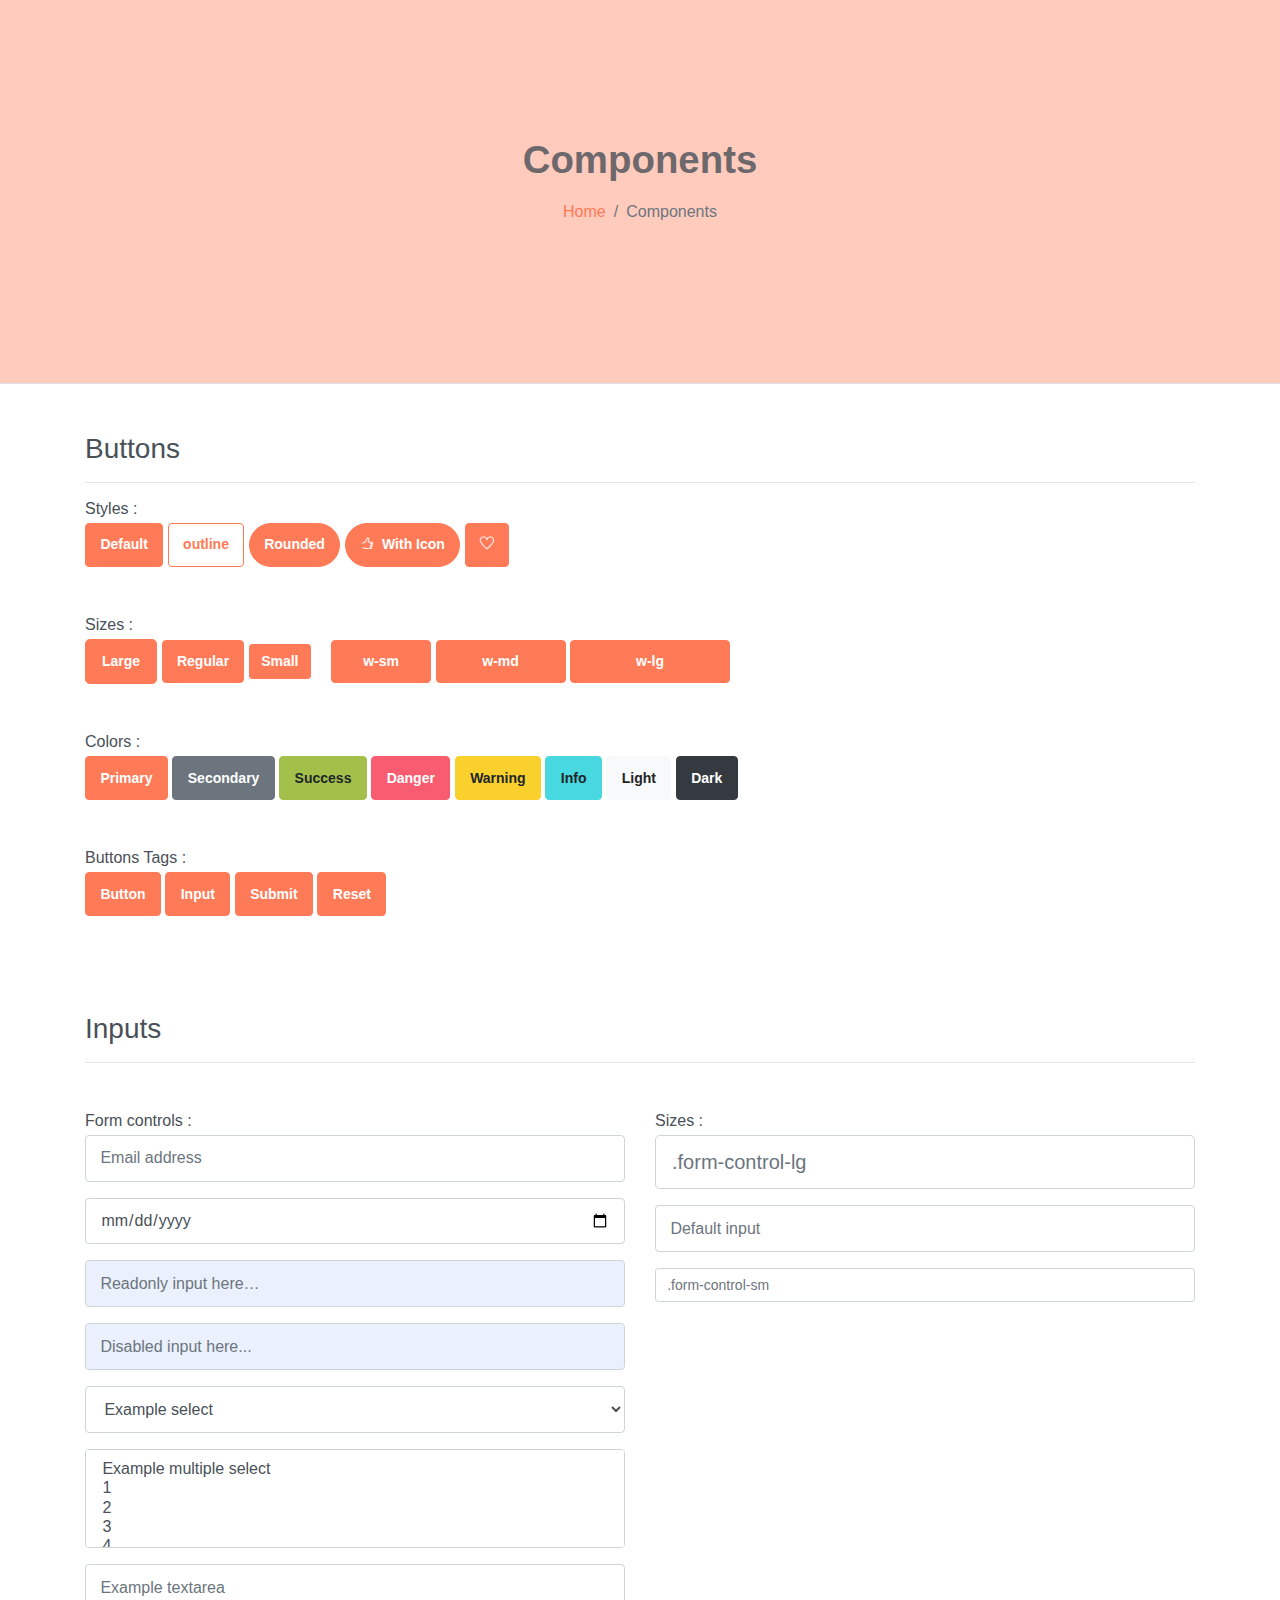
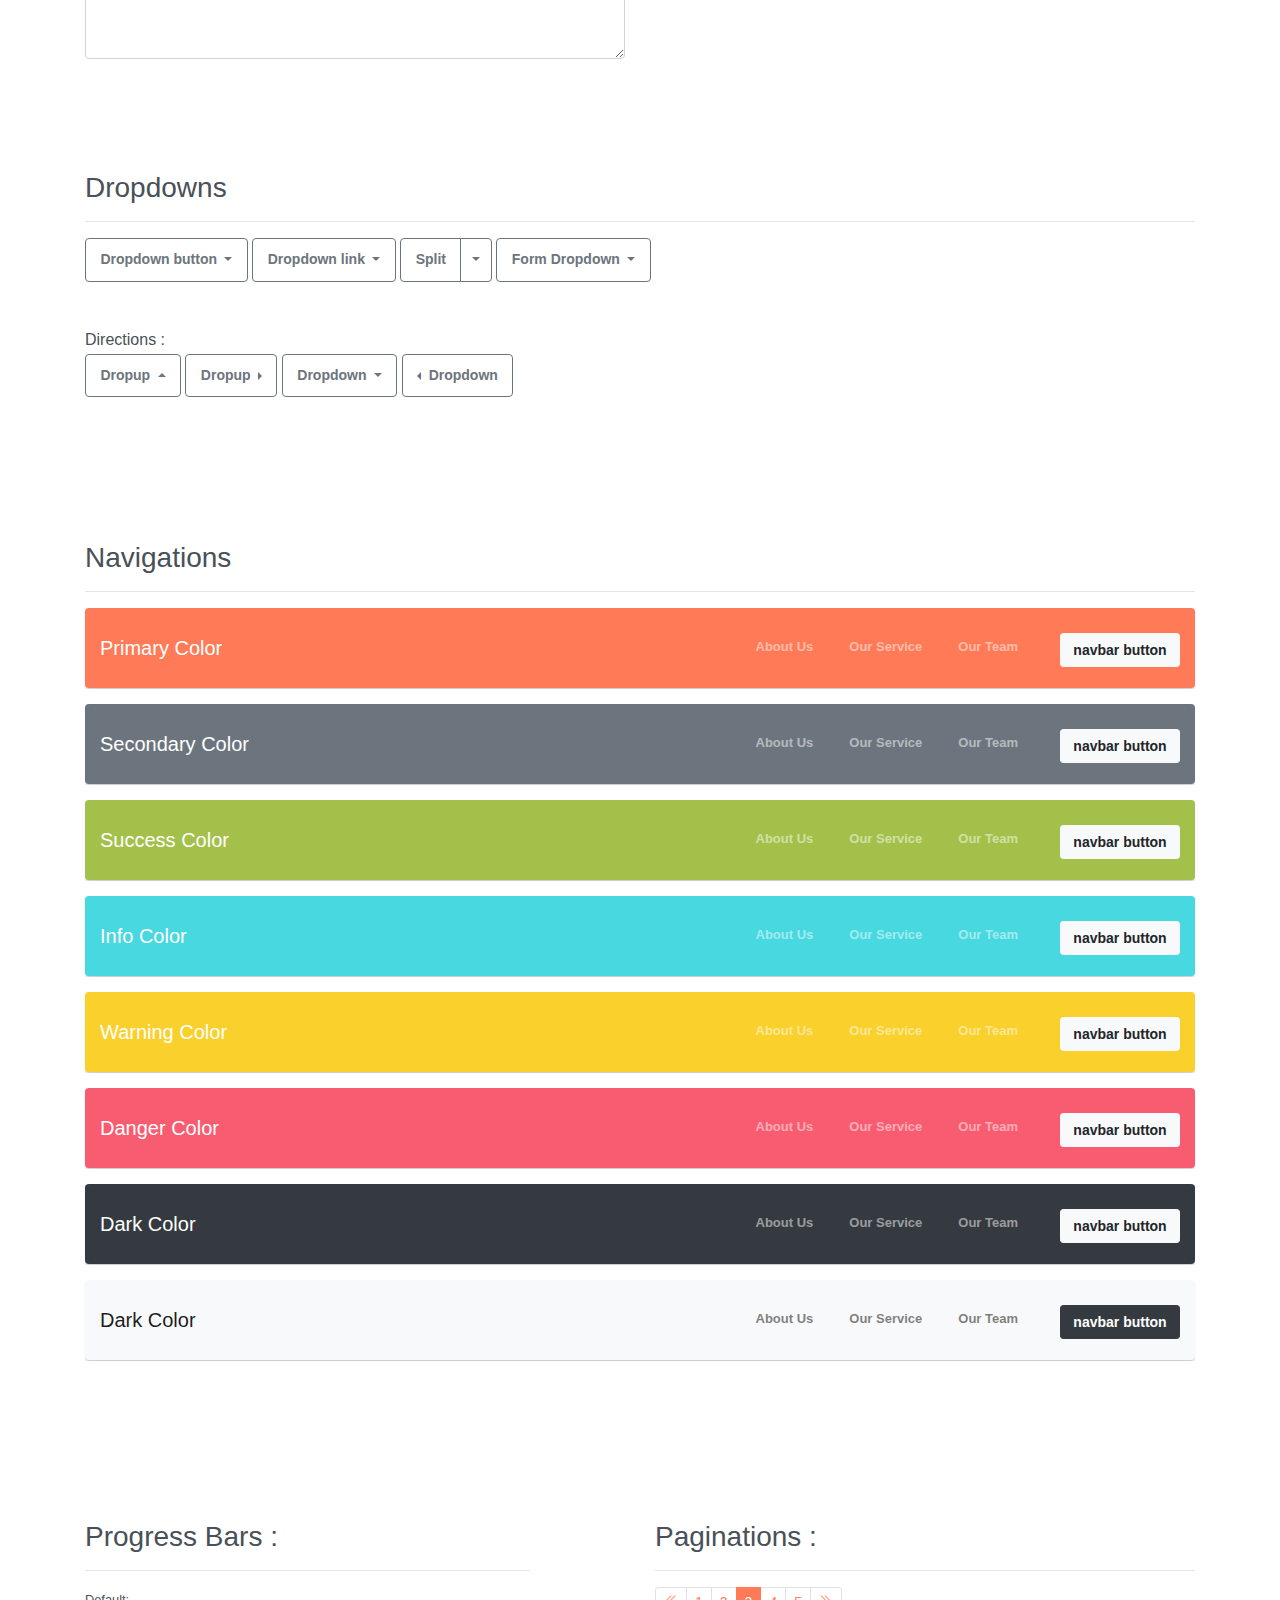
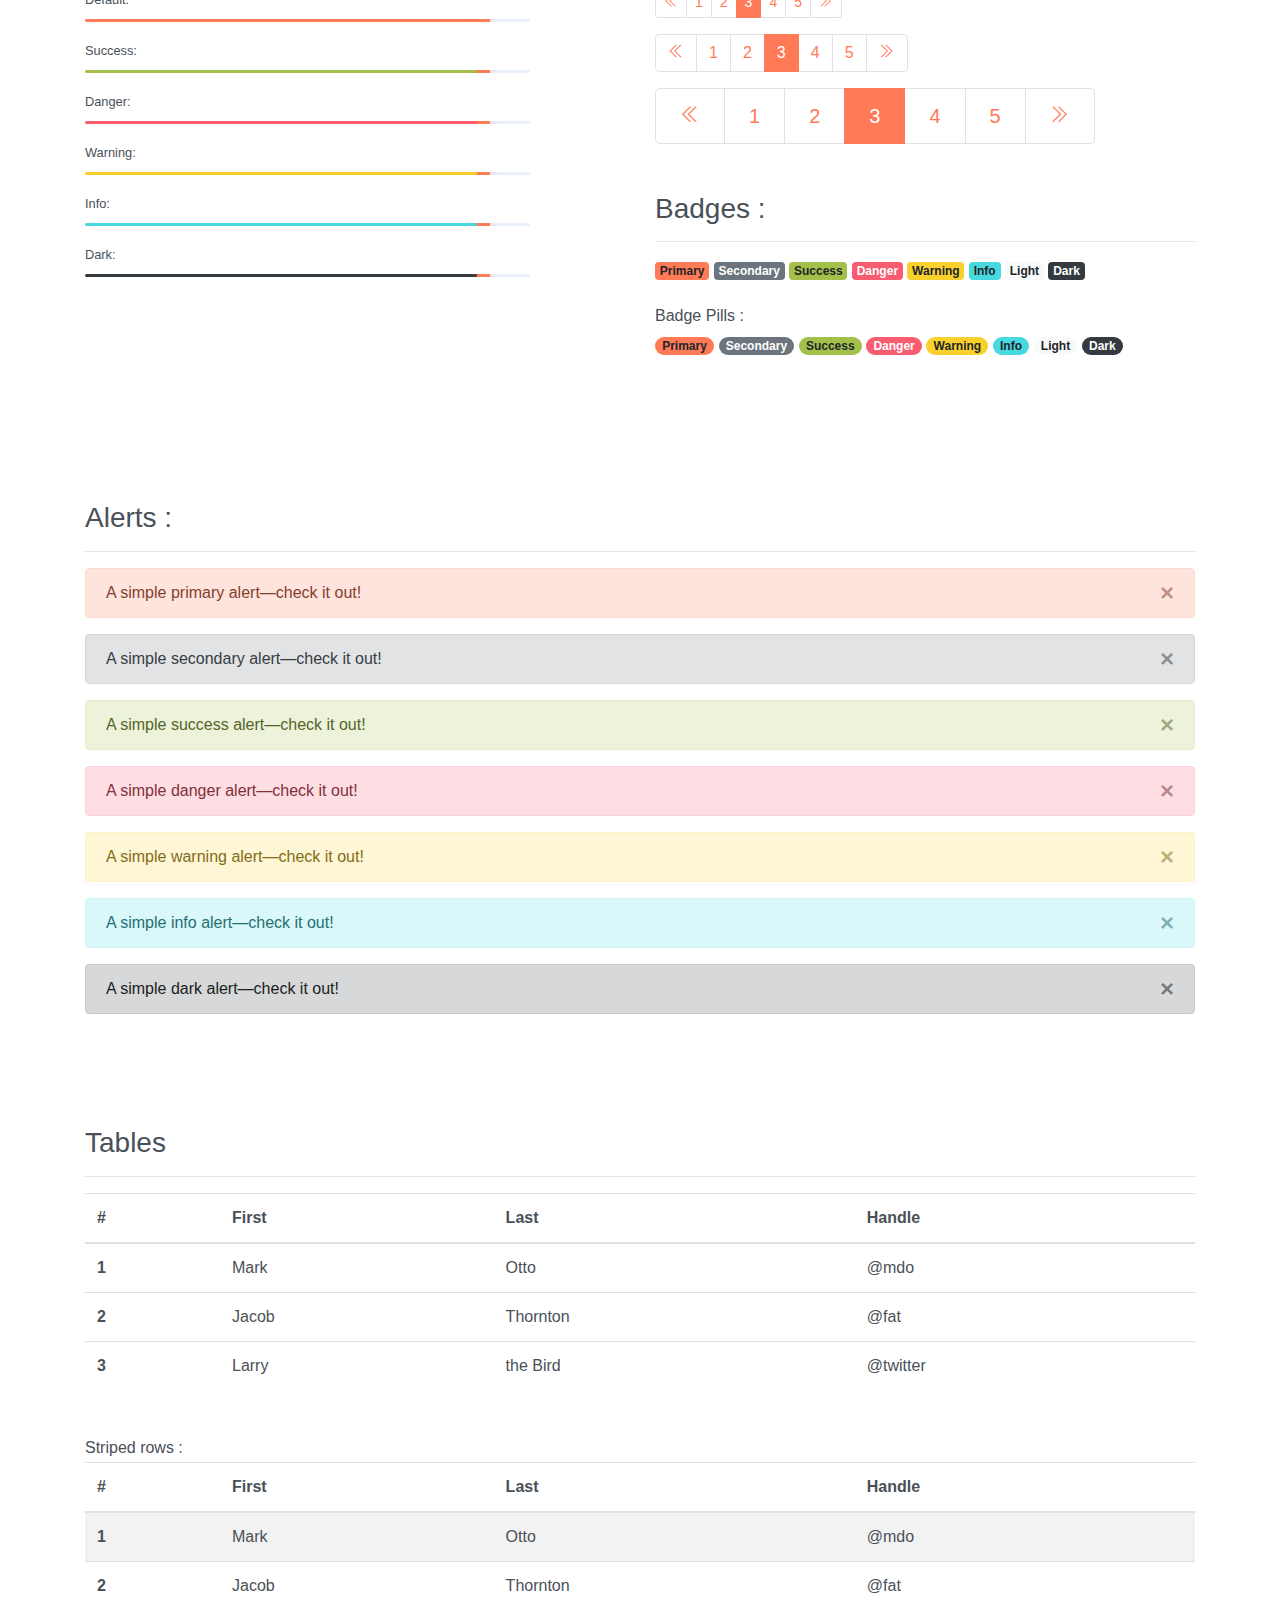
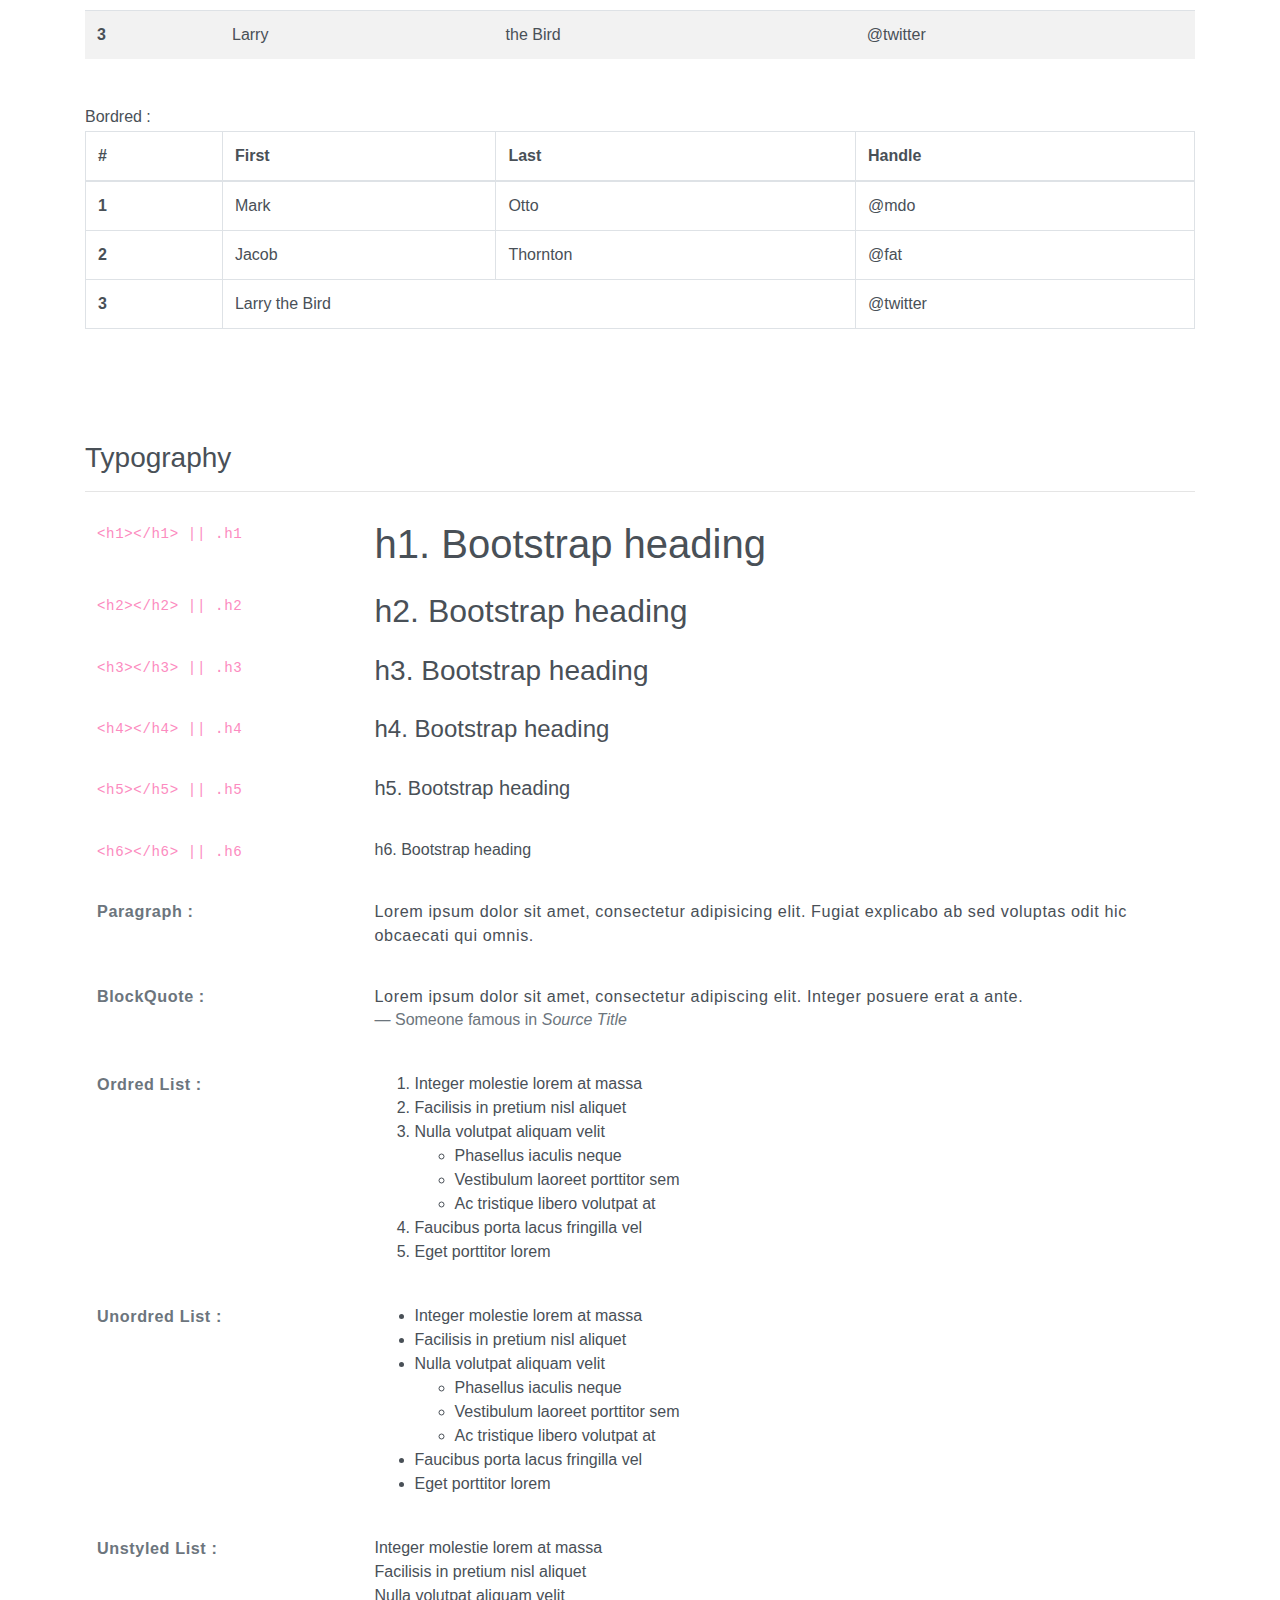
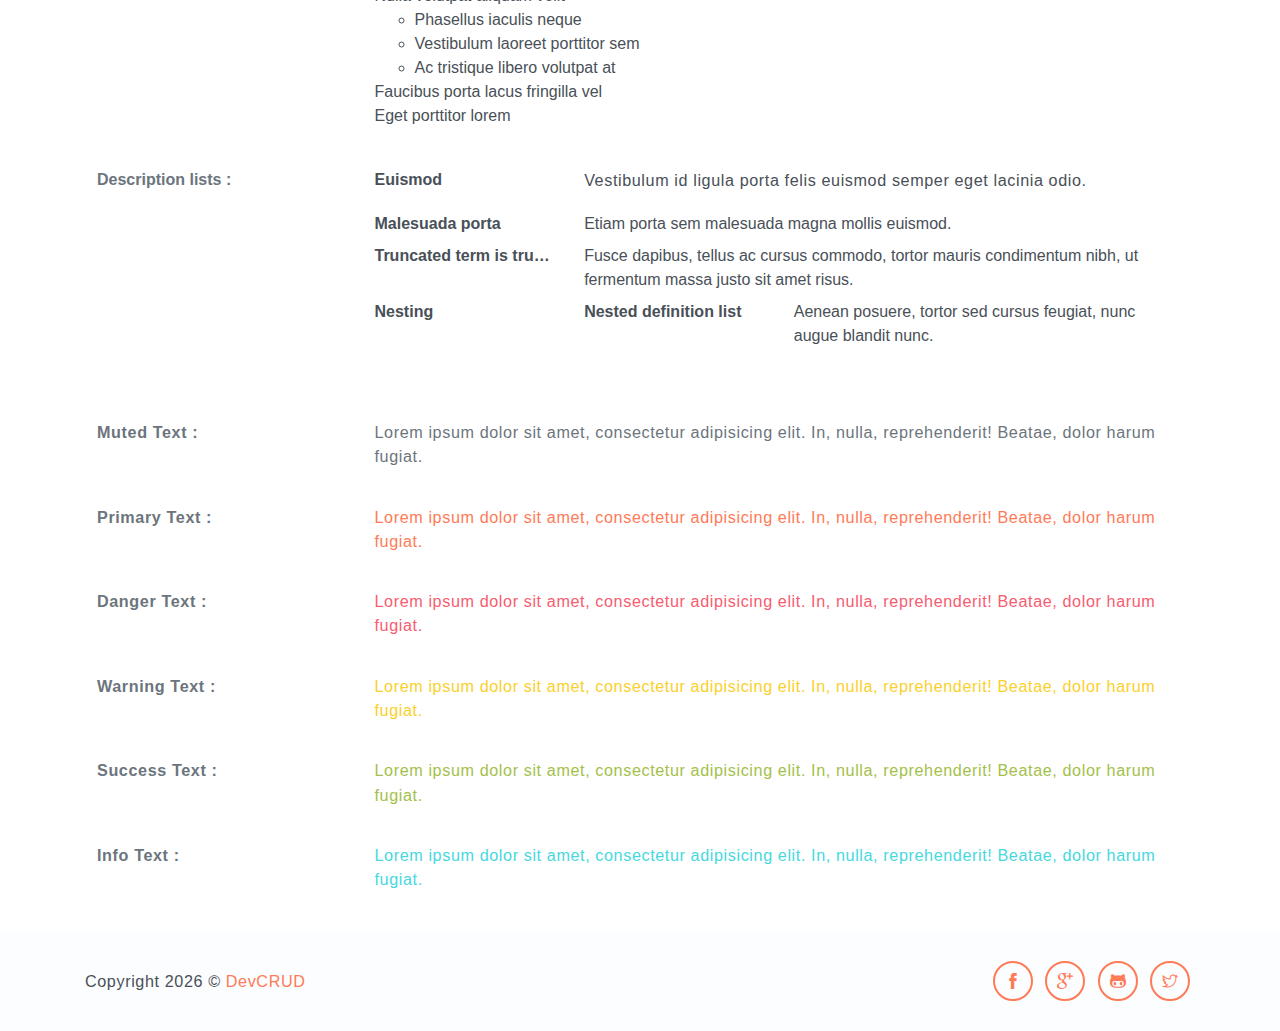
<file: components.html>
<!DOCTYPE html>
<html lang="en">
<head>
   <meta charset="utf-8">
   <meta name="viewport" content="width=device-width, initial-scale=1, shrink-to-fit=no">
   <meta name="description" content="Start your development with Steller landing page.">
   <meta name="author" content="Devcrud">
   <title>Steller | Components</title>
   <!-- font icons -->
   <link rel="stylesheet" href="assets/vendors/themify-icons/css/themify-icons.css">
   <!-- Bootstrap + Steller  -->
   <link rel="stylesheet" href="assets/css/steller.css">
</head>
<body>

   <!-- Page Header -->
   <header class="header header-mini"> 
      <div class="header-title">Components</div> 
      <nav aria-label="breadcrumb">
         <ol class="breadcrumb">
            <li class="breadcrumb-item"><a href="/">Home</a></li>
            <li class="breadcrumb-item active" aria-current="page">Components</li>
         </ol>
      </nav>
   </header> <!-- End Of Page Header -->

   <!-- main content -->
   <div class="container">

      <!-- Buttons -->
      <h3 class="mt-5">Buttons</h3>
      <hr>
      <h6 class="section-secondary-title">Styles :</h6>
      <button class="btn btn-primary">Default</button>
      <button class="btn btn-outline-primary">outline</button>
      <button class="btn btn-primary rounded">Rounded</button>
      <button class="btn btn-primary rounded"><i class="ti-thumb-up pr-1"></i> With Icon</button>
      <button class="btn btn-primary circle"><i class="ti-heart"></i></button>

      <h6 class="section-secondary-title mt-5">Sizes :</h6>
      <button class="btn btn-primary btn-lg">Large</button>
      <button class="btn btn-primary ">Regular</button>
      <button class="btn btn-primary btn-sm">Small</button>
      <button class="btn btn-primary w-sm ml-3">w-sm</button>
      <button class="btn btn-primary w-md">w-md</button>
      <button class="btn btn-primary w-lg">w-lg</button>

      <h6 class="section-secondary-title mt-5">Colors :</h6>          
      <button type="button" class="btn btn-primary">Primary</button>
      <button type="button" class="btn btn-secondary">Secondary</button>
      <button type="button" class="btn btn-success">Success</button>
      <button type="button" class="btn btn-danger">Danger</button>
      <button type="button" class="btn btn-warning">Warning</button>
      <button type="button" class="btn btn-info">Info</button>
      <button type="button" class="btn btn-light">Light</button>
      <button type="button" class="btn btn-dark">Dark</button>

      <h6 class="section-secondary-title mt-5">Buttons Tags :</h6>
      <button class="btn btn-primary" type="submit">Button</button>
      <input class="btn btn-primary" type="button" value="Input">
      <input class="btn btn-primary" type="submit" value="Submit">
      <input class="btn btn-primary" type="reset" value="Reset">
      
      <!-- devider -->
      <div class="py-5"></div>

      <!-- Inputs -->
      <h3>Inputs</h3>
      <hr>
      <div class="row mt-5">
         <div class="col-md-6">
            <h6 class="section-secondary-title">Form controls :</h6>        
            <div class="form-group">
               <input type="email" class="form-control" id="exampleFormControlInput1" placeholder="Email address">
            </div>
            <div class="form-group">
               <input type="date" class="form-control" id="exampleFormControlInput1" placeholder="Date">
            </div>
            <div class="form-group">
               <input class="form-control" type="text" placeholder="Readonly input here…" readonly>
            </div>
            <div class="form-group">
               <input class="form-control" id="disabledInput" type="text" placeholder="Disabled input here..." disabled>
            </div>
            <div class="form-group">
               <select class="form-control" id="exampleFormControlSelect1">
                  <option>Example select</option>
                  <option>1</option>
                  <option>2</option>
                  <option>3</option>
                  <option>4</option>
                  <option>5</option>
               </select>
            </div>
            <div class="form-group">
               <select multiple class="form-control" id="exampleFormControlSelect2">
                  <option>Example multiple select</option>
                  <option>1</option>
                  <option>2</option>
                  <option>3</option>
                  <option>4</option>
                  <option>5</option>
               </select>
            </div>
            <div class="form-group">
               <textarea class="form-control" id="exampleFormControlTextarea1" rows="3" placeholder="Example textarea"></textarea>
            </div>
         </div>
         <div class="col-md-6">
            <h6 class="section-secondary-title">Sizes :</h6>    
            <div class="form-group">
               <input class="form-control form-control-lg" type="text" placeholder=".form-control-lg">             
            </div>
            <div class="form-group">
               <input class="form-control" type="text" placeholder="Default input">
            </div>
            <div class="form-group">
               <input class="form-control form-control-sm" type="text" placeholder=".form-control-sm"> 
            </div>
         </div>
      </div> <!-- end of inputs -->   

      <!-- devider -->
      <div class="py-5"></div>             

      <!-- Dropdowns -->
      <h3 class="components-section-title font-weight-normal">Dropdowns</h3>
      <hr>
      <div class="dropdown d-inline-block">
         <button class="btn btn-outline-secondary dropdown-toggle" type="button" id="dropdownMenuButton" data-toggle="dropdown" aria-haspopup="true" aria-expanded="false">
         Dropdown button
         </button>
         <div class="dropdown-menu" aria-labelledby="dropdownMenuButton">
         <a class="dropdown-item" href="#">Action</a>
         <a class="dropdown-item" href="#">Another action</a>
         <a class="dropdown-item" href="#">Something else here</a>
         </div>
      </div>
      <div class="dropdown d-inline-block">
         <a class="btn btn-outline-secondary dropdown-toggle" href="#" role="button" id="dropdownMenuLink" data-toggle="dropdown" aria-haspopup="true" aria-expanded="false">
            Dropdown link
         </a>
         <div class="dropdown-menu" aria-labelledby="dropdownMenuLink">
            <a class="dropdown-item" href="#">Action</a>
            <a class="dropdown-item" href="#">Another action</a>
            <a class="dropdown-item" href="#">Something else here</a>
         </div>
      </div>
      <div class="btn-group">
         <button type="button" class="btn btn-outline-secondary">Split</button>
         <button type="button" class="btn btn-outline-secondary dropdown-toggle dropdown-toggle-split" data-toggle="dropdown" aria-haspopup="true" aria-expanded="false">
         <span class="sr-only">Toggle Dropdown</span>
         </button>
         <div class="dropdown-menu">
            <a class="dropdown-item" href="#">Action</a>
            <a class="dropdown-item" href="#">Another action</a>
            <a class="dropdown-item" href="#">Something else here</a>
            <div class="dropdown-divider"></div>
            <a class="dropdown-item" href="#">Separated link</a>
         </div>
      </div>
      <div class="btn-group">
         <button class="btn btn-outline-secondary dropdown-toggle" type="button" id="dropdownMenuButton" data-toggle="dropdown" aria-haspopup="true" aria-expanded="false">
            Form Dropdown
         </button>
         <div class="dropdown-menu form">
            <form class="px-4 py-3">
               <div class="form-group">
                  <input type="email" class="form-control" id="exampleDropdownFormEmail1" placeholder="email@example.com">
               </div>
               <div class="form-group">
                  <input type="password" class="form-control" id="exampleDropdownFormPassword1" placeholder="Password">
               </div>
               <div class="form-check mb-3">
                  <input type="checkbox" class="form-check-input" id="dropdownCheck">
                  <label class="form-check-label" for="dropdownCheck">
                     Remember me
                  </label>
               </div>
               <button type="submit" class="btn btn-primary btn-block">Sign in</button>
            </form>
            <div class="dropdown-divider"></div>
            <a class="dropdown-item" href="#"><small>New around here? Sign up</small></a>
            <a class="dropdown-item" href="#"><small>Forgot password?</small></a>
         </div>
      </div>       
      <h6 class="section-secondary-title mt-5">Directions :</h6>  
      <div class="btn-group dropup">
         <button type="button" class="btn btn-outline-secondary dropdown-toggle" data-toggle="dropdown" aria-haspopup="true" aria-expanded="false">
            Dropup
         </button>
         <div class="dropdown-menu">
            <a class="dropdown-item" href="#">Action</a>
            <a class="dropdown-item" href="#">Another action</a>
            <a class="dropdown-item" href="#">Something else here</a>
            <div class="dropdown-divider"></div>
            <a class="dropdown-item" href="#">Separated link</a>
         </div>
      </div>
      <div class="btn-group dropright">
         <button type="button" class="btn btn-outline-secondary dropdown-toggle" data-toggle="dropdown" aria-haspopup="true" aria-expanded="false">
            Dropup
         </button>
         <div class="dropdown-menu">
            <a class="dropdown-item" href="#">Action</a>
            <a class="dropdown-item" href="#">Another action</a>
            <a class="dropdown-item" href="#">Something else here</a>
            <div class="dropdown-divider"></div>
            <a class="dropdown-item" href="#">Separated link</a>
         </div>
      </div>
      <div class="btn-group">
         <button type="button" class="btn btn-outline-secondary dropdown-toggle" data-toggle="dropdown" aria-haspopup="true" aria-expanded="false">
            Dropdown
         </button>
         <div class="dropdown-menu">
            <a class="dropdown-item" href="#">Action</a>
            <a class="dropdown-item" href="#">Another action</a>
            <a class="dropdown-item" href="#">Something else here</a>
            <div class="dropdown-divider"></div>
            <a class="dropdown-item" href="#">Separated link</a>
         </div>
      </div>
      <div class="btn-group dropleft">
         <button type="button" class="btn btn-outline-secondary dropdown-toggle" data-toggle="dropdown" aria-haspopup="true" aria-expanded="false">
            Dropdown
         </button>
         <div class="dropdown-menu">
            <a class="dropdown-item" href="#">Action</a>
            <a class="dropdown-item" href="#">Another action</a>
            <a class="dropdown-item" href="#">Something else here</a>
            <div class="dropdown-divider"></div>
            <a class="dropdown-item" href="#">Separated link</a>
         </div>
      </div> <!-- end of Dropdowns -->  

      <!-- devider -->
      <div class="py-5"></div>   

      <!-- navbars -->
      <h3 class="components-section-title font-weight-normal mt-5">Navigations</h3>
      <hr>
      <nav class="navbar navbar-expand-sm navbar-dark bg-primary rounded shadow mb-3">
         <div class="container">
            <a class="navbar-brand" href="#">Primary Color</a>
            <button class="navbar-toggler ml-auto" type="button" data-toggle="collapse" data-target="#navbarSupportedContent" aria-controls="navbarSupportedContent" aria-expanded="false" aria-label="Toggle navigation">
            <span class="navbar-toggler-icon"></span>
            </button>
            <div class="collapse navbar-collapse" id="navbarSupportedContent">
               <ul class="navbar-nav ml-auto"> 
                  <li class="nav-item">
                     <a class="nav-link" href="#about">About Us</a>
                  </li>
                  <li class="nav-item">
                     <a class="nav-link" href="#service">Our Service</a>
                  </li>
                  <li class="nav-item">
                     <a class="nav-link" href="#team">Our Team</a>
                  </li>
                  <li class="nav-item">
                     <a href="#book-table" class="ml-4 mt-1 btn btn-light btn-sm">navbar button</a>
                  </li>
               </ul>                       
            </div>
         </div>
      </nav>
      <nav class="navbar navbar-expand-sm navbar-dark bg-secondary rounded shadow mb-3">
         <div class="container">
            <a class="navbar-brand" href="#">Secondary Color</a>
            <button class="navbar-toggler ml-auto" type="button" data-toggle="collapse" data-target="#navbarSupportedContent" aria-controls="navbarSupportedContent" aria-expanded="false" aria-label="Toggle navigation">
            <span class="navbar-toggler-icon"></span>
            </button>
            <div class="collapse navbar-collapse" id="navbarSupportedContent">
               <ul class="navbar-nav ml-auto"> 
                  <li class="nav-item">
                     <a class="nav-link" href="#about">About Us</a>
                  </li>
                  <li class="nav-item">
                     <a class="nav-link" href="#service">Our Service</a>
                  </li>
                  <li class="nav-item">
                     <a class="nav-link" href="#team">Our Team</a>
                  </li>
                  <li class="nav-item">
                     <a href="#book-table" class="ml-4 mt-1 btn btn-light btn-sm">navbar button</a>
                  </li>
               </ul>                       
            </div>
         </div>
      </nav>
      <nav class="navbar navbar-expand-sm navbar-dark bg-success rounded shadow mb-3">
         <div class="container">
            <a class="navbar-brand" href="#">Success Color</a>
            <button class="navbar-toggler ml-auto" type="button" data-toggle="collapse" data-target="#navbarSupportedContent" aria-controls="navbarSupportedContent" aria-expanded="false" aria-label="Toggle navigation">
            <span class="navbar-toggler-icon"></span>
            </button>
            <div class="collapse navbar-collapse" id="navbarSupportedContent">
               <ul class="navbar-nav ml-auto"> 
                  <li class="nav-item">
                     <a class="nav-link" href="#about">About Us</a>
                  </li>
                  <li class="nav-item">
                     <a class="nav-link" href="#service">Our Service</a>
                  </li>
                  <li class="nav-item">
                     <a class="nav-link" href="#team">Our Team</a>
                  </li>
                  <li class="nav-item">
                     <a href="#book-table" class="ml-4 mt-1 btn btn-light btn-sm">navbar button</a>
                  </li>
               </ul>                       
            </div>
         </div>
      </nav>
      <nav class="navbar navbar-expand-sm navbar-dark bg-info rounded shadow mb-3">
         <div class="container">
            <a class="navbar-brand" href="#">Info Color</a>
            <button class="navbar-toggler ml-auto" type="button" data-toggle="collapse" data-target="#navbarSupportedContent" aria-controls="navbarSupportedContent" aria-expanded="false" aria-label="Toggle navigation">
            <span class="navbar-toggler-icon"></span>
            </button>
            <div class="collapse navbar-collapse" id="navbarSupportedContent">
               <ul class="navbar-nav ml-auto"> 
                  <li class="nav-item">
                     <a class="nav-link" href="#about">About Us</a>
                  </li>
                  <li class="nav-item">
                     <a class="nav-link" href="#service">Our Service</a>
                  </li>
                  <li class="nav-item">
                     <a class="nav-link" href="#team">Our Team</a>
                  </li>
                  <li class="nav-item">
                     <a href="#book-table" class="ml-4 mt-1 btn btn-light btn-sm">navbar button</a>
                  </li>
               </ul>                       
            </div>
         </div>
      </nav>
      <nav class="navbar navbar-expand-sm navbar-dark bg-warning rounded shadow mb-3">
         <div class="container">
            <a class="navbar-brand" href="#">Warning Color</a>
            <button class="navbar-toggler ml-auto" type="button" data-toggle="collapse" data-target="#navbarSupportedContent" aria-controls="navbarSupportedContent" aria-expanded="false" aria-label="Toggle navigation">
            <span class="navbar-toggler-icon"></span>
            </button>
            <div class="collapse navbar-collapse" id="navbarSupportedContent">
               <ul class="navbar-nav ml-auto"> 
                  <li class="nav-item">
                     <a class="nav-link" href="#about">About Us</a>
                  </li>
                  <li class="nav-item">
                     <a class="nav-link" href="#service">Our Service</a>
                  </li>
                  <li class="nav-item">
                     <a class="nav-link" href="#team">Our Team</a>
                  </li>
                  <li class="nav-item">
                     <a href="#book-table" class="ml-4 mt-1 btn btn-light btn-sm">navbar button</a>
                  </li>
               </ul>                       
            </div>
         </div>
      </nav>
      <nav class="navbar navbar-expand-sm navbar-dark bg-danger rounded shadow mb-3">
         <div class="container">
            <a class="navbar-brand" href="#">Danger Color</a>
            <button class="navbar-toggler ml-auto" type="button" data-toggle="collapse" data-target="#navbarSupportedContent" aria-controls="navbarSupportedContent" aria-expanded="false" aria-label="Toggle navigation">
            <span class="navbar-toggler-icon"></span>
            </button>
            <div class="collapse navbar-collapse" id="navbarSupportedContent">
               <ul class="navbar-nav ml-auto"> 
                  <li class="nav-item">
                     <a class="nav-link" href="#about">About Us</a>
                  </li>
                  <li class="nav-item">
                     <a class="nav-link" href="#service">Our Service</a>
                  </li>
                  <li class="nav-item">
                     <a class="nav-link" href="#team">Our Team</a>
                  </li>
                  <li class="nav-item">
                     <a href="#book-table" class="ml-4 mt-1 btn btn-light btn-sm">navbar button</a>
                  </li>
               </ul>                       
            </div>
         </div>
      </nav>
      <nav class="navbar navbar-expand-sm navbar-dark bg-dark rounded shadow mb-3">
         <div class="container">
            <a class="navbar-brand" href="#">Dark Color</a>
            <button class="navbar-toggler ml-auto" type="button" data-toggle="collapse" data-target="#navbarSupportedContent" aria-controls="navbarSupportedContent" aria-expanded="false" aria-label="Toggle navigation">
            <span class="navbar-toggler-icon"></span>
            </button>
            <div class="collapse navbar-collapse" id="navbarSupportedContent">
               <ul class="navbar-nav ml-auto"> 
                  <li class="nav-item">
                     <a class="nav-link" href="#about">About Us</a>
                  </li>
                  <li class="nav-item">
                     <a class="nav-link" href="#service">Our Service</a>
                  </li>
                  <li class="nav-item">
                     <a class="nav-link" href="#team">Our Team</a>
                  </li>
                  <li class="nav-item">
                     <a href="#book-table" class="ml-4 mt-1 btn btn-light btn-sm">navbar button</a>
                  </li>
               </ul>                       
            </div>
         </div>
      </nav>
      <nav class="navbar navbar-expand-sm navbar-light bg-light rounded shadow mb-3">
         <div class="container">
            <a class="navbar-brand" href="#">Dark Color</a>
            <button class="navbar-toggler ml-auto" type="button" data-toggle="collapse" data-target="#navbarSupportedContent" aria-controls="navbarSupportedContent" aria-expanded="false" aria-label="Toggle navigation">
            <span class="navbar-toggler-icon"></span>
            </button>
            <div class="collapse navbar-collapse" id="navbarSupportedContent">
               <ul class="navbar-nav ml-auto"> 
                  <li class="nav-item">
                     <a class="nav-link" href="#about">About Us</a>
                  </li>
                  <li class="nav-item">
                     <a class="nav-link" href="#service">Our Service</a>
                  </li>
                  <li class="nav-item">
                     <a class="nav-link" href="#team">Our Team</a>
                  </li>
                  <li class="nav-item">
                     <a href="#book-table" class="ml-4 mt-1 btn btn-dark btn-sm">navbar button</a>
                  </li>
               </ul>                       
            </div>
         </div>
      </nav>
      <!-- End of navbars -->

      <!-- devider -->
      <div class="py-5"></div>   
      
      <!-- progress bars -->
      <div class="row justify-content-between">
         <div class="col-md-5">
            <h3 class="components-section-title font-weight-normal mt-5">Progress Bars :</h3>
            <hr>
            <small>Default: </small>
            <div class="progress mt-2 mb-3">
               <div class="progress-bar" role="progressbar" style="width: 90%" aria-valuenow="25" aria-valuemin="0" aria-valuemax="100"><span>90%</span></div>
            </div>
            <small>Success:</small>
            <div class="progress mt-2 mb-3">
               <div class="progress-bar bg-success" role="progressbar" style="width: 90%" aria-valuenow="25" aria-valuemin="0" aria-valuemax="100"><span>90%</span></div>
            </div>
            <small>Danger:</small>
            <div class="progress mt-2 mb-3">
               <div class="progress-bar bg-danger" role="progressbar" style="width: 90%" aria-valuenow="25" aria-valuemin="0" aria-valuemax="100"><span>90%</span></div>
            </div>
            <small>Warning:</small>
            <div class="progress mt-2 mb-3">
               <div class="progress-bar bg-warning" role="progressbar" style="width: 90%" aria-valuenow="25" aria-valuemin="0" aria-valuemax="100"><span>90%</span></div>
            </div>
            <small>Info:</small>
            <div class="progress mt-2 mb-3">
               <div class="progress-bar bg-info" role="progressbar" style="width: 90%" aria-valuenow="25" aria-valuemin="0" aria-valuemax="100"><span>90%</span></div>
            </div>
            <small>Dark:</small>
            <div class="progress mt-2 mb-3">
               <div class="progress-bar bg-dark" role="progressbar" style="width: 90%" aria-valuenow="25" aria-valuemin="0" aria-valuemax="100"><span>90%</span></div>
            </div>
         </div>
         <div class="col-md-6">
            <h3 class="components-section-title font-weight-normal mt-5">Paginations :</h3>
            <hr>
            <nav aria-label="Page navigation example">
               <ul class="pagination pagination-sm">
                  <li class="page-item"><a class="page-link" href="#"><i class="ti-angle-double-left"></i></a></li>
                  <li class="page-item"><a class="page-link" href="#">1</a></li>
                  <li class="page-item"><a class="page-link" href="#">2</a></li>
                  <li class="page-item active"><a class="page-link" href="#">3</a></li>
                  <li class="page-item"><a class="page-link" href="#">4</a></li>
                  <li class="page-item"><a class="page-link" href="#">5</a></li>
                  <li class="page-item"><a class="page-link" href="#"><i class="ti-angle-double-right"></i></a></li>
               </ul>
            </nav>
            <nav aria-label="Page navigation example">
               <ul class="pagination">
               <li class="page-item"><a class="page-link" href="#"><i class="ti-angle-double-left"></i></a></li>
                  <li class="page-item"><a class="page-link" href="#">1</a></li>
                  <li class="page-item"><a class="page-link" href="#">2</a></li>
                  <li class="page-item active"><a class="page-link" href="#">3</a></li>
                  <li class="page-item"><a class="page-link" href="#">4</a></li>
                  <li class="page-item"><a class="page-link" href="#">5</a></li>
                  <li class="page-item"><a class="page-link" href="#"><i class="ti-angle-double-right"></i></a></li>
               </ul>
            </nav>
            <nav aria-label="Page navigation example">
               <ul class="pagination pagination-lg">
                  <li class="page-item"><a class="page-link" href="#"><i class="ti-angle-double-left"></i></a></li>
                  <li class="page-item"><a class="page-link" href="#">1</a></li>
                  <li class="page-item"><a class="page-link" href="#">2</a></li>
                  <li class="page-item active"><a class="page-link" href="#">3</a></li>
                  <li class="page-item"><a class="page-link" href="#">4</a></li>
                  <li class="page-item"><a class="page-link" href="#">5</a></li>
                  <li class="page-item"><a class="page-link" href="#"><i class="ti-angle-double-right"></i></a></li>
               </ul>
            </nav>

            <!-- Badges -->
            <h3 class="components-section-title font-weight-normal mt-5">Badges :</h3>
            <hr>
            <span class="badge badge-primary">Primary</span>
            <span class="badge badge-secondary">Secondary</span>
            <span class="badge badge-success">Success</span>
            <span class="badge badge-danger">Danger</span>
            <span class="badge badge-warning">Warning</span>
            <span class="badge badge-info">Info</span>
            <span class="badge badge-light">Light</span>
            <span class="badge badge-dark">Dark</span>
            <h6 class="section-secondary-title mt-4 mb-2">Badge Pills :</h6>
            <span class="badge badge-pill badge-primary">Primary</span>
            <span class="badge badge-pill badge-secondary">Secondary</span>
            <span class="badge badge-pill badge-success">Success</span>
            <span class="badge badge-pill badge-danger">Danger</span>
            <span class="badge badge-pill badge-warning">Warning</span>
            <span class="badge badge-pill badge-info">Info</span>
            <span class="badge badge-pill badge-light">Light</span>
            <span class="badge badge-pill badge-dark">Dark</span>
         </div>
      </div> <!-- End of Progress bars -->

      <!-- devider -->
      <div class="py-5"></div>  

      <!-- Alerts -->
      <h3 class="components-section-title font-weight-normal mt-5">Alerts :</h3>
      <hr>
      <div class="alert alert-primary alert-dismissible fade show" role="alert">
         A simple primary alert—check it out!
         <button type="button" class="close" data-dismiss="alert" aria-label="Close">
            <span aria-hidden="true">&times;</span>
         </button>
      </div>
      <div class="alert alert-secondary alert-dismissible fade show" role="alert">
         A simple secondary alert—check it out!
         <button type="button" class="close" data-dismiss="alert" aria-label="Close">
            <span aria-hidden="true">&times;</span>
         </button>
      </div>
      <div class="alert alert-success alert-dismissible fade show" role="alert">
         A simple success alert—check it out!
         <button type="button" class="close" data-dismiss="alert" aria-label="Close">
            <span aria-hidden="true">&times;</span>
         </button>
      </div>
      <div class="alert alert-danger alert-dismissible fade show" role="alert">
         A simple danger alert—check it out!
         <button type="button" class="close" data-dismiss="alert" aria-label="Close">
            <span aria-hidden="true">&times;</span>
         </button>
      </div>
      <div class="alert alert-warning alert-dismissible fade show" role="alert">
         A simple warning alert—check it out!
         <button type="button" class="close" data-dismiss="alert" aria-label="Close">
            <span aria-hidden="true">&times;</span>
         </button>
      </div>
      <div class="alert alert-info alert-dismissible fade show" role="alert">
         A simple info alert—check it out!
         <button type="button" class="close" data-dismiss="alert" aria-label="Close">
            <span aria-hidden="true">&times;</span>
         </button>
      </div>
      <div class="alert alert-dark alert-dismissible fade show" role="alert">
         A simple dark alert—check it out!
         <button type="button" class="close" data-dismiss="alert" aria-label="Close">
            <span aria-hidden="true">&times;</span>
         </button>
      </div>
      <!-- end of alerts -->

      <!-- devider -->
      <div class="py-5"></div> 
   
      <!-- tables -->
      <h3 class="components-section-title">Tables</h3>
      <hr>
      <table class="table">
         <thead>
            <tr>
               <th scope="col">#</th>
               <th scope="col">First</th>
               <th scope="col">Last</th>
               <th scope="col">Handle</th>
            </tr>
         </thead>
         <tbody>
            <tr>
               <th scope="row">1</th>
               <td>Mark</td>
               <td>Otto</td>
               <td>@mdo</td>
            </tr>
            <tr>
               <th scope="row">2</th>
               <td>Jacob</td>
               <td>Thornton</td>
               <td>@fat</td>
            </tr>
            <tr>
               <th scope="row">3</th>
               <td>Larry</td>
               <td>the Bird</td>
               <td>@twitter</td>
            </tr>
         </tbody>
      </table>

      <h6 class="section-secondary-title mt-5">Striped rows :</h6>
      <table class="table table-striped">
         <thead>
            <tr>
               <th scope="col">#</th>
               <th scope="col">First</th>
               <th scope="col">Last</th>
               <th scope="col">Handle</th>
            </tr>
         </thead>
         <tbody>
            <tr>
               <th scope="row">1</th>
               <td>Mark</td>
               <td>Otto</td>
               <td>@mdo</td>
            </tr>
            <tr>
               <th scope="row">2</th>
               <td>Jacob</td>
               <td>Thornton</td>
               <td>@fat</td>
            </tr>
            <tr>
               <th scope="row">3</th>
               <td>Larry</td>
               <td>the Bird</td>
               <td>@twitter</td>
            </tr>
         </tbody>
      </table>

      <h6 class="section-secondary-title mt-5">Bordred :</h6>
      <table class="table table-bordered">
         <thead>
            <tr>
               <th scope="col">#</th>
               <th scope="col">First</th>
               <th scope="col">Last</th>
               <th scope="col">Handle</th>
            </tr>
         </thead>
         <tbody>
            <tr>
               <th scope="row">1</th>
               <td>Mark</td>
               <td>Otto</td>
               <td>@mdo</td>
            </tr>
            <tr>
               <th scope="row">2</th>
               <td>Jacob</td>
               <td>Thornton</td>
               <td>@fat</td>
            </tr>
            <tr>
               <th scope="row">3</th>
               <td colspan="2">Larry the Bird</td>
               <td>@twitter</td>
            </tr>
         </tbody>
      </table>
      <!-- end of tables -->

      <!-- devider -->
      <div class="py-5"></div> 

      <!-- typography -->
      <h3 class="components-section-title">Typography</h3>
      <hr>
     
      <table class="table table-borderless v-align-center">
         <tbody>
            <tr>
               <td>
                  <p><code class="highlighter-rouge">&lt;h1&gt;&lt;/h1&gt; || .h1</code></p>
               </td>
               <td class="w-75"><span class="h1">h1. Bootstrap heading</span></td>
            </tr>
            <tr>
               <td>
                  <p><code class="highlighter-rouge">&lt;h2&gt;&lt;/h2&gt; || .h2</code></p>
               </td>
               <td><span class="h2">h2. Bootstrap heading</span></td>
            </tr>
            <tr>
               <td>
                  <p><code class="highlighter-rouge">&lt;h3&gt;&lt;/h3&gt; || .h3</code></p>
               </td>
               <td><span class="h3">h3. Bootstrap heading</span></td>
            </tr>
            <tr>
               <td>
                  <p><code class="highlighter-rouge">&lt;h4&gt;&lt;/h4&gt; || .h4</code></p>
               </td>
               <td><span class="h4">h4. Bootstrap heading</span></td>
            </tr>
            <tr>
               <td>
                  <p><code class="highlighter-rouge">&lt;h5&gt;&lt;/h5&gt; || .h5</code></p>
               </td>
               <td><span class="h5">h5. Bootstrap heading</span></td>
            </tr>
            <tr>
               <td>
                  <p><code class="highlighter-rouge">&lt;h6&gt;&lt;/h6&gt; || .h6</code></p>
               </td>
               <td><span class="h6">h6. Bootstrap heading</span></td>
            </tr>
            <tr>
               <td>
                  <p class="font-weight-bold text-muted">Paragraph :</p>
               </td>
               <td><p>Lorem ipsum dolor sit amet, consectetur adipisicing elit. Fugiat explicabo ab sed voluptas odit hic obcaecati qui omnis.</p></td>
            </tr>
            <tr>
               <td>
                  <p class="font-weight-bold text-muted">BlockQuote :</p>
               </td>
               <td>
                  <blockquote class="blockquote">
                     <p class="mb-0">Lorem ipsum dolor sit amet, consectetur adipiscing elit. Integer posuere erat a ante.</p>
                     <footer class="blockquote-footer">Someone famous in <cite title="Source Title">Source Title</cite></footer>
                  </blockquote>
               </td>
            </tr>

            <tr>
               <td><p class="font-weight-bold text-muted">Ordred List :</p></td>
               <td>
                  <ol>
                     <li>Integer molestie lorem at massa</li>
                     <li>Facilisis in pretium nisl aliquet</li>
                     <li>Nulla volutpat aliquam velit
                        <ul>
                           <li>Phasellus iaculis neque</li>
                           <li>Vestibulum laoreet porttitor sem</li>
                           <li>Ac tristique libero volutpat at</li>
                        </ul>
                     </li>
                     <li>Faucibus porta lacus fringilla vel</li>
                     <li>Eget porttitor lorem</li>
                  </ol>
               </td>
            </tr>
            <tr>
               <td><p class="font-weight-bold text-muted">Unordred List :</p></td>
               <td>
                  <ul >
                     <li>Integer molestie lorem at massa</li>
                     <li>Facilisis in pretium nisl aliquet</li>
                     <li>Nulla volutpat aliquam velit
                        <ul>
                           <li>Phasellus iaculis neque</li>
                           <li>Vestibulum laoreet porttitor sem</li>
                           <li>Ac tristique libero volutpat at</li>
                        </ul>
                     </li>
                     <li>Faucibus porta lacus fringilla vel</li>
                     <li>Eget porttitor lorem</li>
                  </ul>
               </td>
            </tr>
            <tr>
               <td><p class="font-weight-bold text-muted">Unstyled List :</p></td>
               <td>
                  <ul class="list-unstyled">
                     <li>Integer molestie lorem at massa</li>
                     <li>Facilisis in pretium nisl aliquet</li>
                     <li>Nulla volutpat aliquam velit
                        <ul>
                           <li>Phasellus iaculis neque</li>
                           <li>Vestibulum laoreet porttitor sem</li>
                           <li>Ac tristique libero volutpat at</li>
                        </ul>
                     </li>
                     <li>Faucibus porta lacus fringilla vel</li>
                     <li>Eget porttitor lorem</li>
                  </ul>
               </td>
            </tr>
            <tr>
               <td class="font-weight-bold text-muted">Description lists : </td>
               <td>
                  <dl class="row">
                     <dt class="col-sm-3">Euismod</dt>
                     <dd class="col-sm-9">
                        <p>Vestibulum id ligula porta felis euismod semper eget lacinia odio.</p>
                     </dd>

                     <dt class="col-sm-3">Malesuada porta</dt>
                     <dd class="col-sm-9">Etiam porta sem malesuada magna mollis euismod.</dd>

                     <dt class="col-sm-3 text-truncate">Truncated term is truncated</dt>
                     <dd class="col-sm-9">Fusce dapibus, tellus ac cursus commodo, tortor mauris condimentum nibh, ut fermentum massa justo sit amet risus.</dd>

                     <dt class="col-sm-3">Nesting</dt>
                     <dd class="col-sm-9">
                        <dl class="row">
                           <dt class="col-sm-4">Nested definition list</dt>
                           <dd class="col-sm-8">Aenean posuere, tortor sed cursus feugiat, nunc augue blandit nunc.</dd>
                        </dl>
                     </dd>
                  </dl>
               </td>
            </tr>
            <tr>
               <td>
                  <p class="font-weight-bold text-muted">Muted Text :</p>
               </td>
               <td>
                  <p class="text-muted">Lorem ipsum dolor sit amet, consectetur adipisicing elit. In, nulla, reprehenderit! Beatae, dolor harum fugiat.</p>
               </td>
            </tr>
            <tr>
               <td>
                  <p class="font-weight-bold text-muted">Primary Text :</p>
               </td>
               <td>
                  <p class="text-primary">Lorem ipsum dolor sit amet, consectetur adipisicing elit. In, nulla, reprehenderit! Beatae, dolor harum fugiat.</p>
               </td>
            </tr>
            <tr>
               <td>
                  <p class="font-weight-bold text-muted">Danger Text :</p>
               </td>
               <td>
                  <p class="text-danger">Lorem ipsum dolor sit amet, consectetur adipisicing elit. In, nulla, reprehenderit! Beatae, dolor harum fugiat.</p>
               </td>
            </tr>
            <tr>
               <td>
                  <p class="font-weight-bold text-muted">Warning Text :</p>
               </td>
               <td>
                  <p class="text-warning">Lorem ipsum dolor sit amet, consectetur adipisicing elit. In, nulla, reprehenderit! Beatae, dolor harum fugiat.</p>
               </td>
            </tr>
            <tr>
               <td>
                  <p class="font-weight-bold text-muted">Success Text :</p>
               </td>
               <td>
                  <p class="text-success">Lorem ipsum dolor sit amet, consectetur adipisicing elit. In, nulla, reprehenderit! Beatae, dolor harum fugiat.</p>
               </td>
            </tr>
            <tr>
               <td>
                  <p class="font-weight-bold text-muted">Info Text :</p>
               </td>
               <td>
                  <p class="text-info">Lorem ipsum dolor sit amet, consectetur adipisicing elit. In, nulla, reprehenderit! Beatae, dolor harum fugiat.</p>
               </td>
            </tr>
         </tbody>
      </table>
   </div>
   <!-- end of typography -->

   <!-- Page Footer -->
    <footer class="page-footer">
        <div class="container">
            <div class="row align-items-center">
                <div class="col-sm-6">
                    <p>Copyright <script>document.write(new Date().getFullYear())</script> &copy; <a href="http://www.devcrud.com" target="_blank">DevCRUD</a></p>
                </div>
                <div class="col-sm-6">
                    <div class="socials">
                        <a class="social-item" href="javascript:void(0)"><i class="ti-facebook"></i></a>
                        <a class="social-item" href="javascript:void(0)"><i class="ti-google"></i></a>
                        <a class="social-item" href="javascript:void(0)"><i class="ti-github"></i></a>
                        <a class="social-item" href="javascript:void(0)"><i class="ti-twitter"></i></a>
                    </div>
                </div>
            </div>
        </div>
    </footer> 
    <!-- End of page footer -->
   
   <!-- core  -->
    <script src="assets/vendors/jquery/jquery-3.4.1.js"></script>
   <script src="assets/vendors/bootstrap/bootstrap.bundle.js"></script>

    <!-- steller js -->
    <script src="assets/js/steller.js"></script>

</body>
</html>
</file>
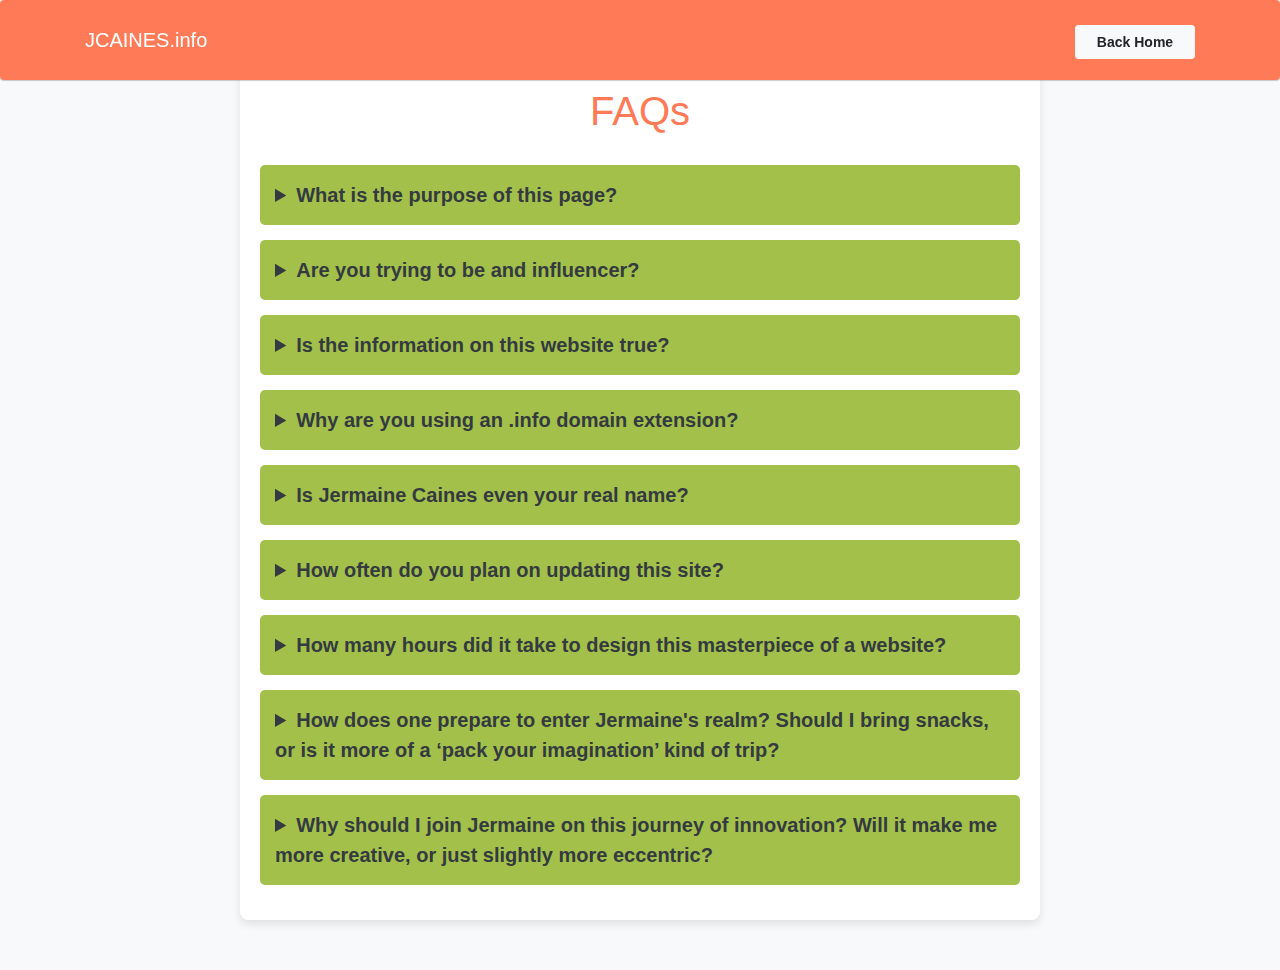
<file: faq.html>
<!DOCTYPE html>
<html lang="en">
<head>
    <meta charset="UTF-8">
    <meta name="viewport" content="width=device-width, initial-scale=1.0">
    <title>FAQs</title>
    <link rel="stylesheet" href="assets/css/steller.css">
    <style>
        body {
            background-color: var(--light);
            color: var(--dark);
            font-family: var(--font-family-sans-serif);
            margin: 0;
            padding: 0;
        }

        .faq-container {
            max-width: 800px;
            margin: 50px auto;
            padding: 20px;
            background-color: var(--white);
            border-radius: 8px;
            box-shadow: 0 4px 8px rgba(0, 0, 0, 0.1);
        }

        h1 {
            font-size: 2.5rem;
            color: var(--primary);
            text-align: center;
            margin-bottom: 30px;
        }

        details {
            background-color: var(--success);
            border-radius: 5px;
            margin-bottom: 15px;
            padding: 15px;
            transition: background-color 0.3s ease;
        }

        details[open] {
            background-color: var(--warning);
        }

        summary {
            font-size: 1.25rem;
            font-weight: bold;
            cursor: pointer;
            color: var(--dark);
        }

        summary:hover {
            color: var(--primary);
        }

        details p {
            font-size: 1rem;
            color: var(--gray-dark);
            margin-top: 10px;
        }

        @media (max-width: 768px) {
            .faq-container {
                padding: 15px;
            }

            h1 {
                font-size: 2rem;
            }

            details {
                padding: 10px;
            }

            summary {
                font-size: 1.1rem;
            }
        }
    </style>
</head>
<body>
    <div class="container">
        <hr>
        <nav class="navbar navbar-expand-sm navbar-dark bg-primary rounded shadow mb-3 fixed-top">
            <div class="container">
                <a class="navbar-brand" href="#">JCAINES.info</a>
                <button class="navbar-toggler ml-auto" type="button" data-toggle="collapse" data-target="#navbarSupportedContent" aria-controls="navbarSupportedContent" aria-expanded="false" aria-label="Toggle navigation">
                <span class="navbar-toggler-icon"></span>
                </button>
                <div class="collapse navbar-collapse" id="navbarSupportedContent">
                <ul class="navbar-nav ml-auto"> 
                    <li class="nav-item">
                        <a class="nav-link" href="#about"></a>
                    </li>
                    <li class="nav-item">
                        <a class="nav-link" href="#service"></a>
                    </li>
                    <li class="nav-item">
                        <a class="nav-link" href="#team"></a>
                    </li>
                    <li class="nav-item">
                        <a href="/" class="ml-4 mt-1 btn btn-light btn-sm">Back Home</a>
                    </li>
                </ul>                       
                </div>
            </div>
        </nav>
    </div>
    <div class="faq-container">
        <h1>FAQs</h1>
        <details>
            <summary>What is the purpose of this page?</summary>
            <p>The purpose is pretty simple—I wanted to prove to myself that I could create a space to build out the ideas in my head. Whether anyone else finds it interesting is secondary.</p>
        </details>
        <details>
            <summary>Are you trying to be and influencer?</summary>
            <p>Absolutely not. This is just a lighthearted site, not meant to be taken seriously. If you enjoyed your visit, great. If not, keep it moving—no harm, no foul.</p>
        </details>
        <details>
            <summary>Is the information on this website true?</summary>
            <p>While much of the information herein presented may indeed possess a certain degree of veracity, insofar as it relates to the life and experiences of the undersigned (i.e., Jermaine), it must be duly noted that said information has been subject to augmentation, embellishment, and the general polishing of facts. Such modifications have been executed with the express intent of maintaining a lighthearted atmosphere, thereby ensuring that no undue seriousness encumbers the enjoyment of this website. In other words, take everything with a grain of salt, and perhaps a dash of humor.</p>
        </details>
        <details>
            <summary>Why are you using an .info domain extension?</summary>
            <p>Well, I wanted to go with .io, but it turns out my budget wasn’t as futuristic as the extension. As for .com, I wasn’t interested. Plus, shout out to Dr. Janelle Caines, the proud owner of jcaines.com—I don’t know you, but keep doing your thing!</p>
        </details> 
        <details>
            <summary>Is Jermaine Caines even your real name?</summary>
            <p>Nope. And don’t bother Googling it either—you’ll just end up annoyed that you wasted time you can’t get back.</p>
        </details>
        <details>
            <summary>How often do you plan on updating this site?</summary>
            <p>When I feel like it needs to be updated</p>
        </details>
    
        <details>
            <summary>How many hours did it take to design this masterpiece of a website?</summary>
            <p>Too long. With kids and a wife, free time was basically non-existent. From buying the domain to finally deploying the files, it took just under a year. So yeah, a true labor of love—or something like that.</p>
        </details>
    
        <details>
            <summary>How does one prepare to enter Jermaine's realm? Should I bring snacks, or is it more of a ‘pack your imagination’ kind of trip?</summary>
            <p>Personally, I’d start with a short prayer—just to cover all bases. As for snacks, I’m all about popcorn and Junior Mints. Because if you truly believe you’re going to dive into a realm of boundless imagination, you might as well do it with the proper sustenance. But hey, if you prefer something less cinematic, pack your imagination and maybe a sense of humor. You’ll be fine.</p>
        </details>
    
        <details>
            <summary>Why should I join Jermaine on this journey of innovation? Will it make me more creative, or just slightly more eccentric?</summary>
            <p>Let’s be real—this is just a website, not a magic potion. It’s not going to transform you into a creative genius overnight or turn you into the next eccentric inventor. However, it might give you a spark of inspiration or a fresh perspective. And honestly, what else do you have going on that’s more intriguing than a quick stroll through someone else’s imaginative world? Whether you come out of it more creative or just entertained, that’s entirely up to you. But hey, isn’t it worth a few minutes of your time to find out?</p>
        </details>
    </div>
    

</body>
</html>
</file>
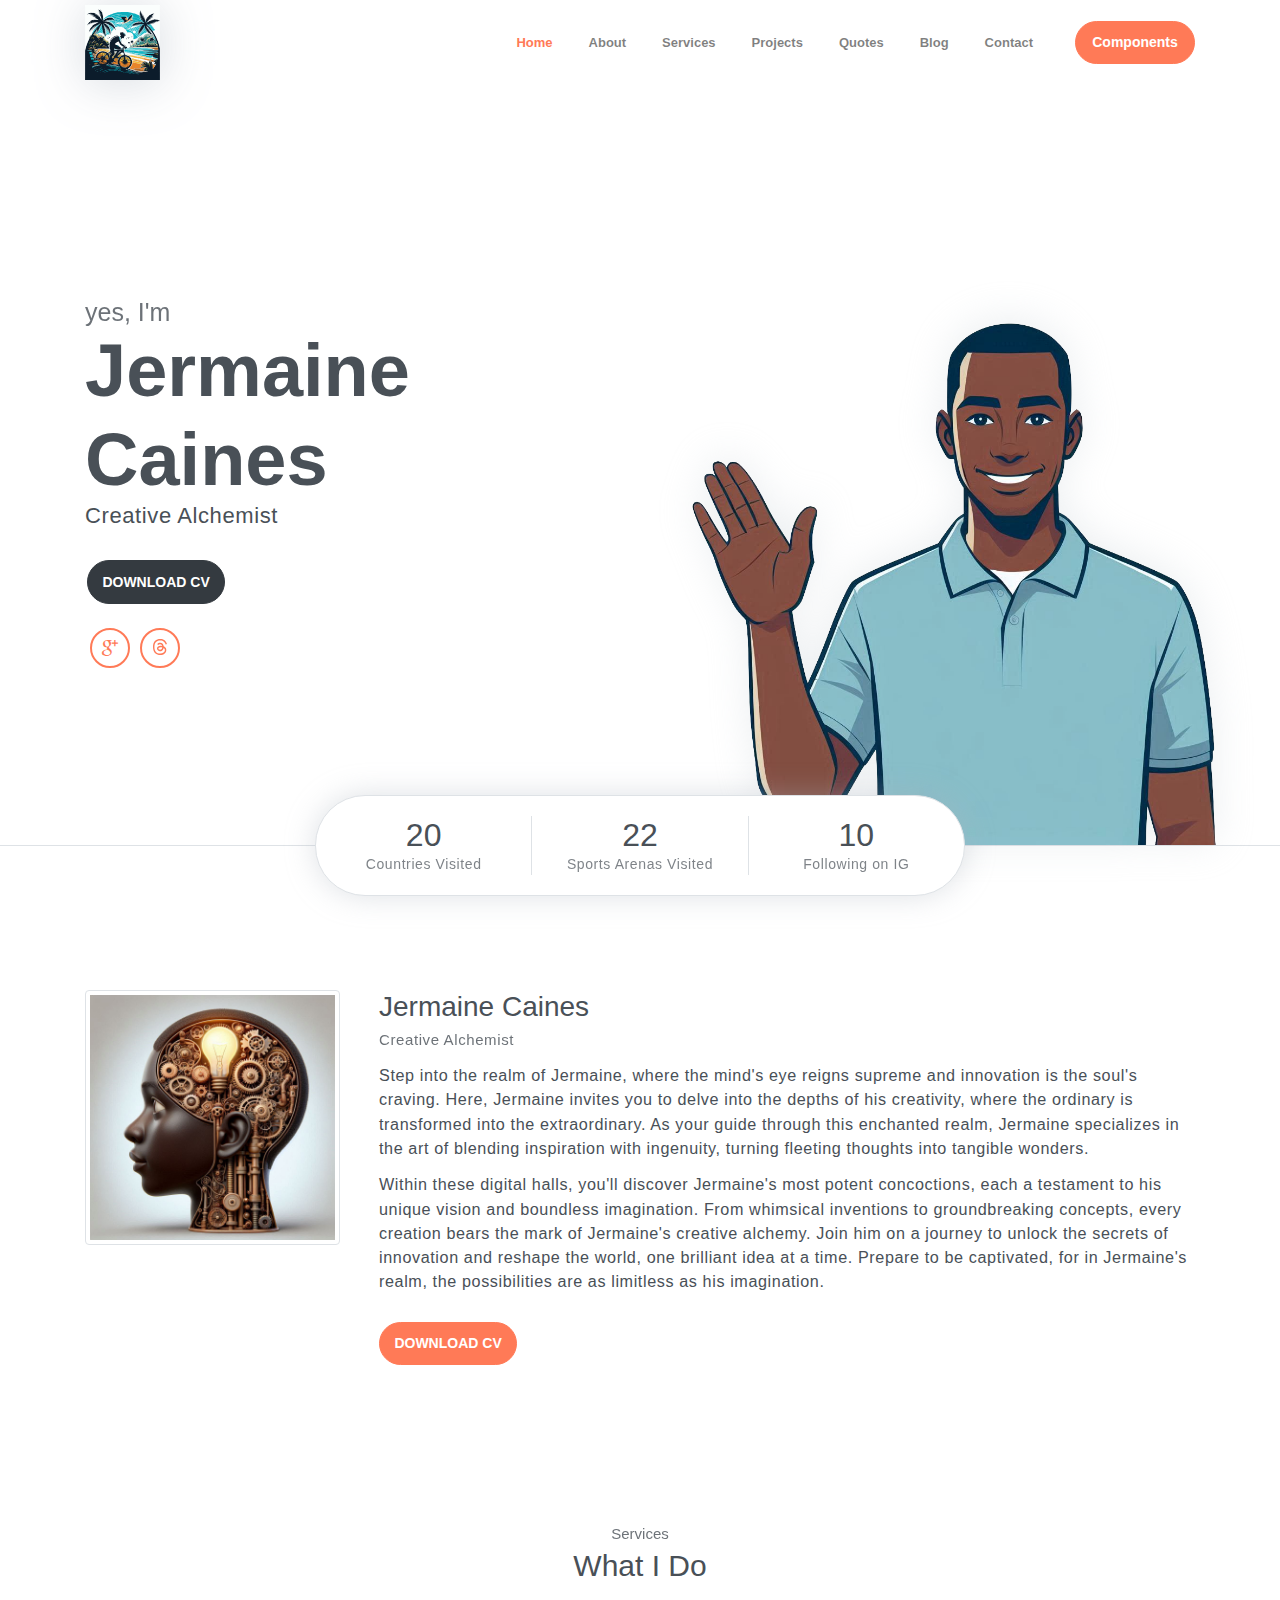
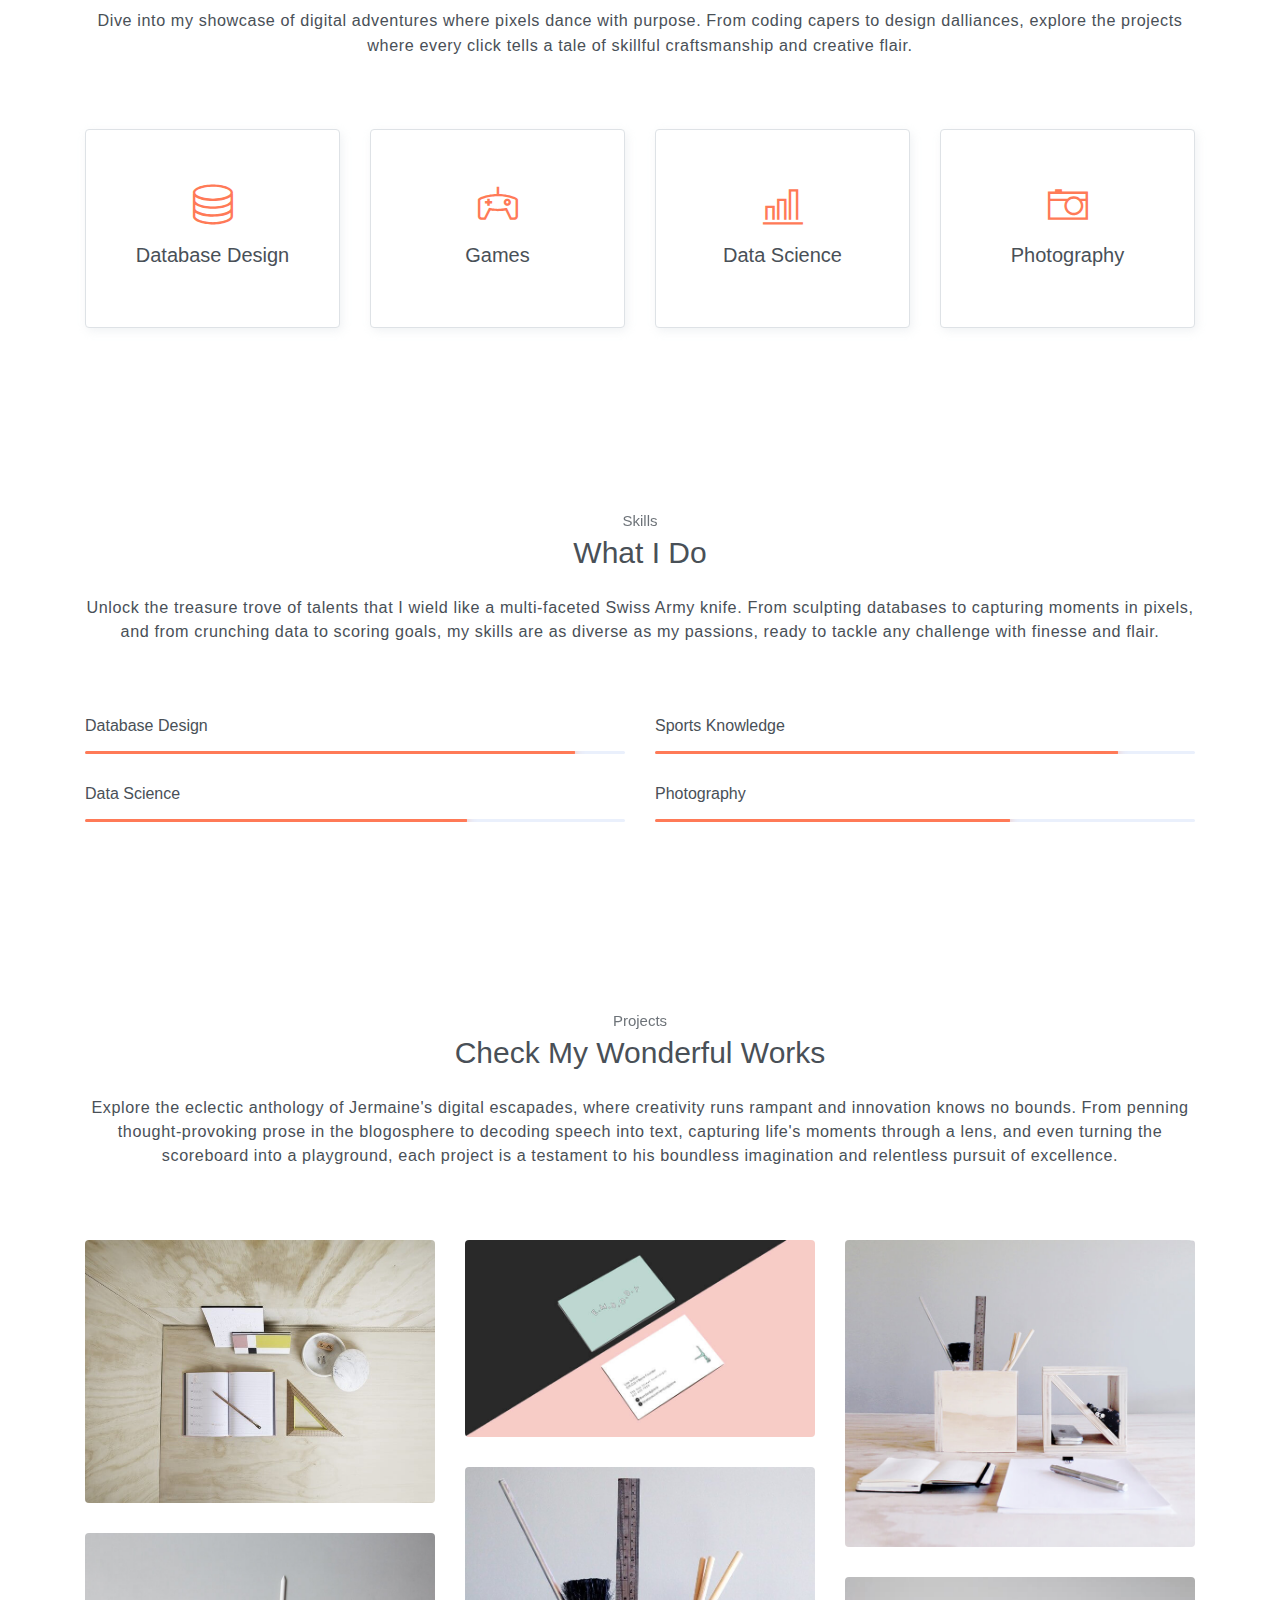
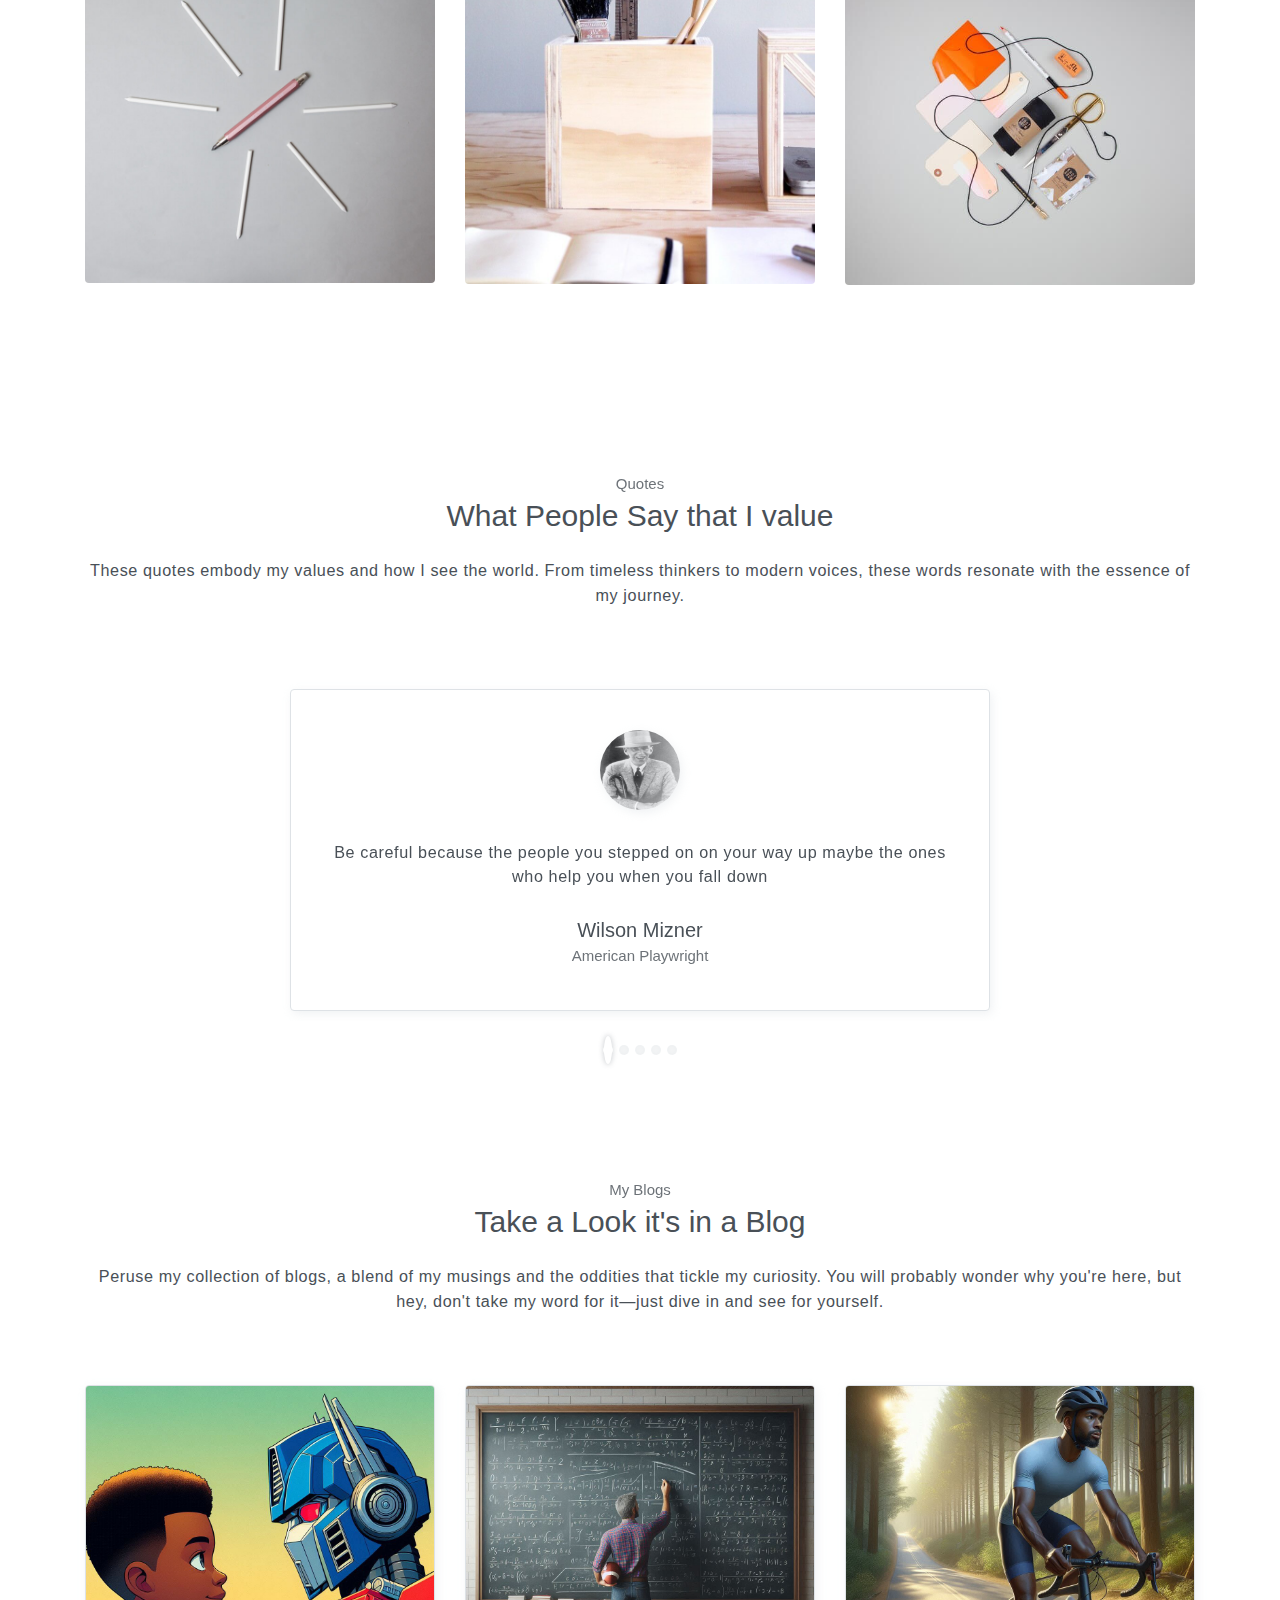
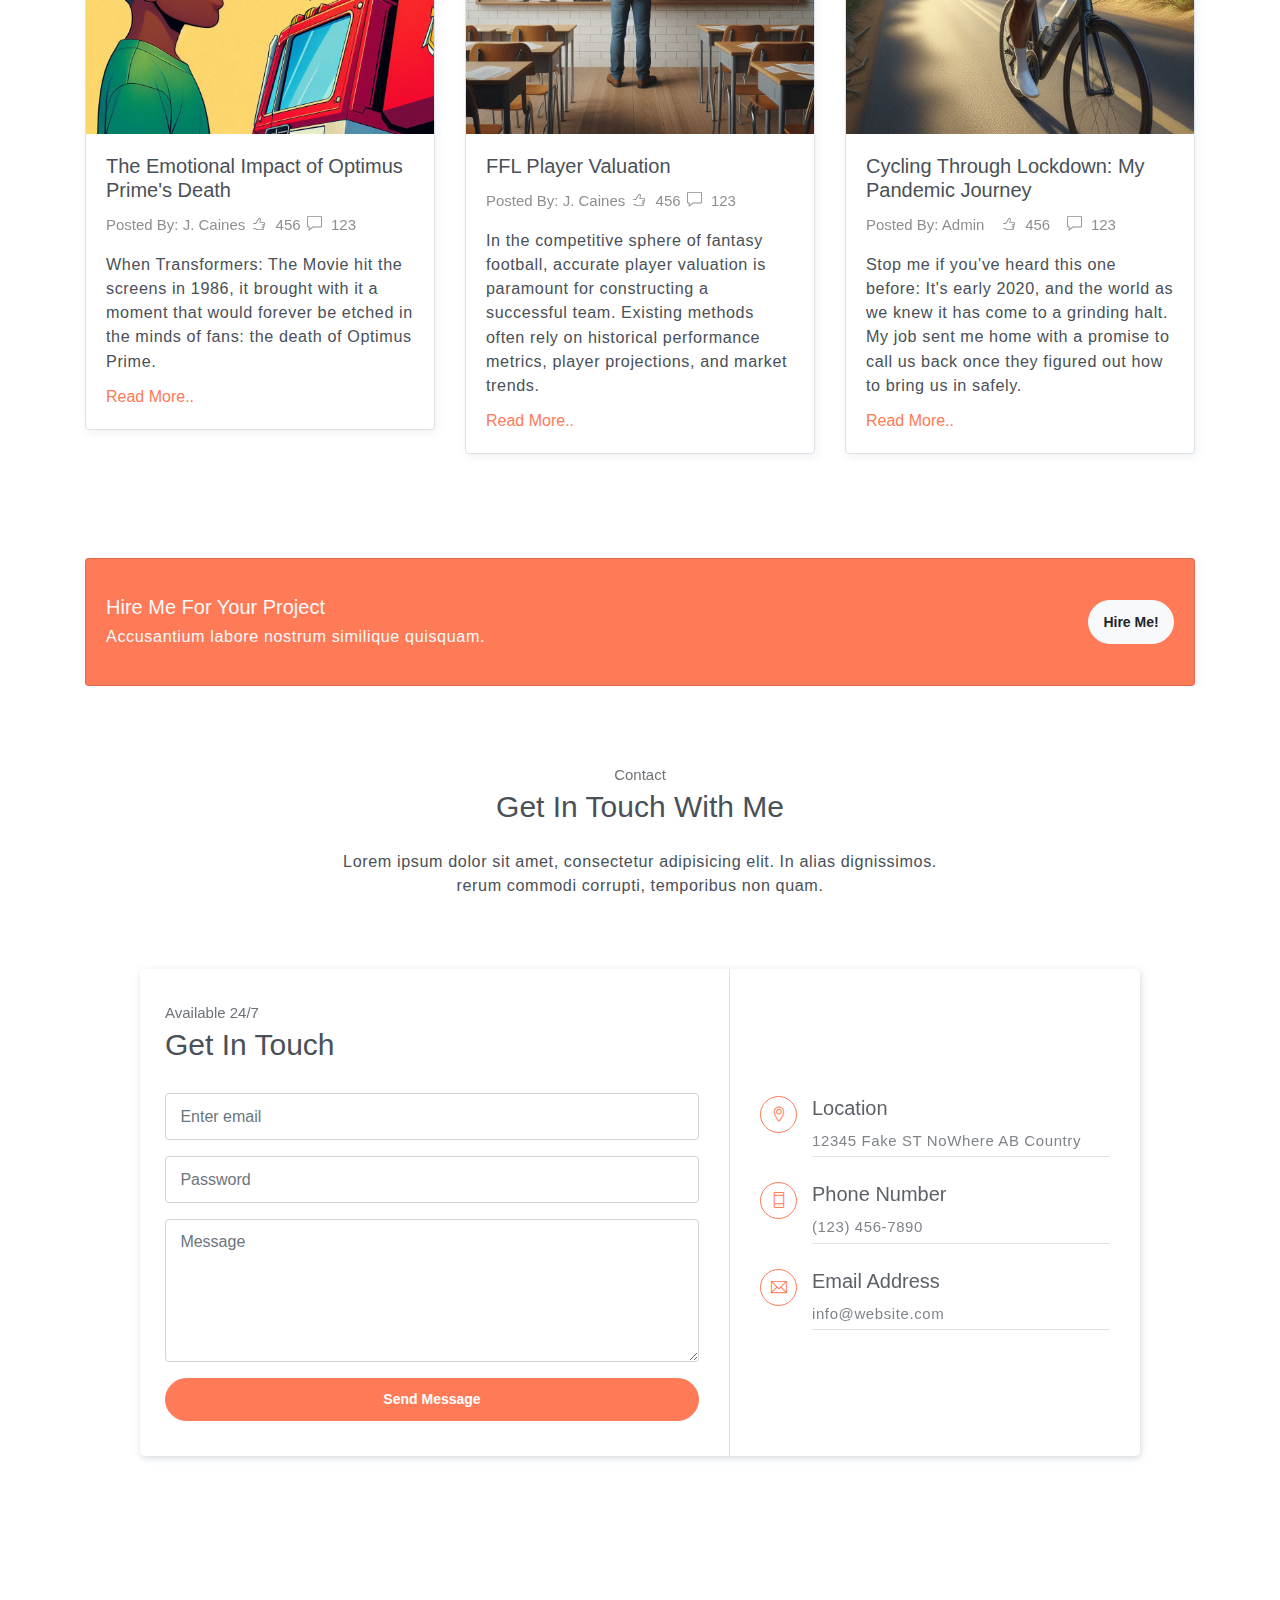
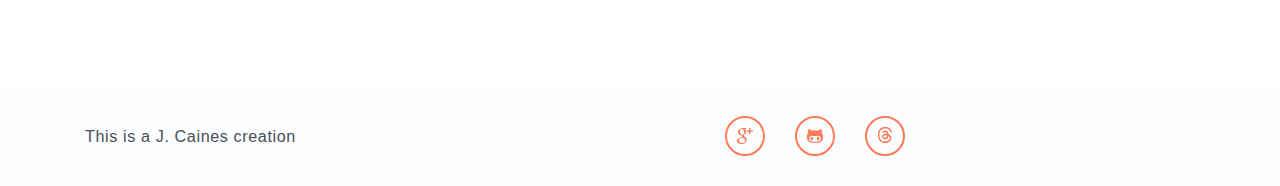
<file: index_old.html>
<!DOCTYPE html>
<html lang="en">
<head>
	<meta charset="utf-8">
    <meta name="viewport" content="width=device-width, initial-scale=1, shrink-to-fit=no">
    <meta name="description" content="Start your development with Steller landing page.">
    <meta name="author" content="Devcrud">
    <title>Jermaine Caines | Let's Get Creative!</title>
    <!-- font icons -->
    <link rel="stylesheet" href="assets/vendors/themify-icons/css/themify-icons.css">
    <!-- Bootstrap + Steller main styles -->
	<link rel="stylesheet" href="assets/css/steller.css">
</head>
<body data-spy="scroll" data-target=".navbar" data-offset="40" id="home">

    <!-- Page navigation -->
    <nav class="navbar navbar-expand-lg navbar-light fixed-top" data-spy="affix" data-offset-top="0">
        <div class="container">
            <a class="navbar-brand" href="#"><img src="assets/imgs/background.svg" alt=""></a>
            <button class="navbar-toggler" type="button" data-toggle="collapse" data-target="#navbarSupportedContent" aria-controls="navbarSupportedContent" aria-expanded="false" aria-label="Toggle navigation">
                <span class="navbar-toggler-icon"></span>
            </button>

            <div class="collapse navbar-collapse" id="navbarSupportedContent">
                <ul class="navbar-nav ml-auto align-items-center">
                    <li class="nav-item">
                        <a class="nav-link" href="#home">Home</a>
                    </li>
                    <li class="nav-item">
                        <a class="nav-link" href="#about">About</a>
                    </li>
                    <li class="nav-item">
                        <a class="nav-link" href="#service">Services</a>
                    </li>                   
                    <li class="nav-item">
                        <a class="nav-link" href="#projects">Projects</a>
                    </li>
                    <li class="nav-item">
                        <a class="nav-link" href="#quotes">Quotes</a>
                    </li>
                    <li class="nav-item">
                        <a class="nav-link" href="#blog">Blog</a>
                    </li>
                    <li class="nav-item">
                        <a class="nav-link" href="#contact">Contact</a>
                    </li>
                    <li class="nav-item">
                        <a class="- btn btn-primary rounded ml-4" href="components.html">Components</a>
                    </li>
                </ul>
            </div>
        </div>          
    </nav>
    <!-- End of page navigation -->

    <!-- Page Header -->
    <header class="header" id="home">
        <div class="container">
            <div class="infos">
                <h6 class="subtitle">yes, I'm</h6>
                <h6 class="title">Jermaine Caines</h6>
                <p>Creative Alchemist</p>

                <div class="buttons pt-3">
                    <a href="cv/gamingcv.html" target="_blank">
                        <button class="btn btn-dark rounded" >DOWNLOAD CV</button>
                    </a>
                </div>      

                <div class="socials mt-4">
                    <a class="social-item" href="https://www.google.com/"><i class="ti-google"></i></a>
                    <a class="social-item" href="https://www.threads.net/@jermainecaines2"><i class="ti-icon-threads"></i></a>
                </div>
            </div>              
            <div class="img-holder">
                <img src="assets/imgs/jermainephoto.svg" alt="">
            </div>      
        </div>  

        <!-- Header-widget -->
        <div class="widget">
            <div class="widget-item">
                <h2>20</h2>
                <p>Countries Visited</p>
            </div>
            <div class="widget-item">
                <h2>22</h2>
                <p>Sports Arenas Visited</p>
            </div>
            <div class="widget-item">
                <h2>10</h2>
                <p>Following on IG</p>
            </div>
        </div>
    </header>
    <!-- End of Page Header -->
    
    <!-- About section -->
    <section id="about" class="section mt-3">
        <div class="container mt-5">
            <div class="row text-center text-md-left">
                <div class="col-md-3">
                    <img src="assets/imgs/jermaineprofile.jpg" alt="" class="img-thumbnail mb-4">
                </div>
                <div class="pl-md-4 col-md-9">
                    <h6 class="title">Jermaine Caines</h6>
                    <p class="subtitle">Creative Alchemist</p>
                    <p>Step into the realm of Jermaine, where the mind's eye reigns supreme and innovation is the soul's craving.
                    Here, Jermaine invites you to delve into the depths of his creativity, where the ordinary is transformed into the extraordinary. 
                    As your guide through this enchanted realm, Jermaine specializes in the art of blending inspiration with ingenuity, turning fleeting thoughts into tangible wonders.
                    </p>
                    <p>Within these digital halls, you'll discover Jermaine's most potent concoctions, each a testament to his unique vision and boundless imagination. 
                        From whimsical inventions to groundbreaking concepts, every creation bears the mark of Jermaine's creative alchemy. Join him on a journey to unlock 
                        the secrets of innovation and reshape the world, one brilliant idea at a time. Prepare to be captivated, for in Jermaine's realm, the possibilities are as 
                        limitless as his imagination.
                    </p>
                    <a href="cv/gamingcv.html" target="_blank">
                        <button class="btn btn-primary rounded mt-3">DOWNLOAD CV</button>
                    </a>                   
                </div>
            </div>
        </div>
    </section>

    <!-- Service section -->
    <section id="service" class="section">
        <div class="container text-center">
            <h6 class="subtitle">Services</h6>
            <h6 class="section-title mb-4">What I Do</h6>
            <p class="mb-5 pb-4">Dive into my showcase of digital adventures where pixels dance with purpose. From coding capers to design dalliances, explore the projects where 
                every click tells a tale of skillful craftsmanship and creative flair.</p>

            <div class="row">
                <div class="col-sm-6 col-md-3 mb-4">
                    <div class="custom-card card border">
                        <div class="card-body">
                            <i class="icon ti-server"></i>
                            <h5>Database Design</h5>
                        </div>
                    </div>
                </div>
                <div class="col-sm-6 col-md-3 mb-4">
                    <div class="custom-card card border">
                        <div class="card-body">
                            <i class="icon ti-game"></i>
                            <h5>Games</h5>
                        </div>
                    </div>
                </div>
                <div class="col-sm-6 col-md-3 mb-4">
                    <div class="custom-card card border">
                        <div class="card-body">
                            <i class="icon ti-bar-chart"></i>
                            <h5>Data Science</h5>
                        </div>
                    </div>
                </div>
                <div class="col-sm-6 col-md-3 mb-4">
                    <div class="custom-card card border">
                        <div class="card-body">
                            <i class="icon ti-camera"></i>
                            <h5>Photography</h5>
                        </div>
                    </div>
                </div>
            </div>
        </div>
    </section>
    <!-- End of Section -->

    <!-- Skills section -->
    <section class="section">
        <div class="container text-center">
            <h6 class="subtitle">Skills</h6>
            <h6 class="section-title mb-4">What I Do</h6>
            <p class="mb-5 pb-4">Unlock the treasure trove of talents that I wield like a multi-faceted Swiss Army knife. From sculpting databases to capturing moments in pixels, and 
                from crunching data to scoring goals, my skills are as diverse as my passions, ready to tackle any challenge with finesse and flair.</p>

            <div class="row text-left">
                <div class="col-sm-6">
                    <h6 class="mb-3">Database Design</h6>
                    <div class="progress">
                        <div class="progress-bar bg-primary" role="progressbar" style="width: 90%;" aria-valuenow="25" aria-valuemin="0" aria-valuemax="100"><span>90%</span></div>
                    </div>
                </div>
                <div class="col-sm-6">
                    <h6 class="mb-3">Sports Knowledge</h6>
                    <div class="progress">
                        <div class="progress-bar bg-primary" role="progressbar" style="width: 85%;" aria-valuenow="25" aria-valuemin="0" aria-valuemax="100"><span>85%</span></div>
                    </div>
                </div>
                <div class="col-sm-6">
                    <h6 class="mb-3">Data Science</h6>
                    <div class="progress">
                        <div class="progress-bar bg-primary" role="progressbar" style="width: 70%;" aria-valuenow="25" aria-valuemin="0" aria-valuemax="100"><span>70%</span></div>
                    </div>
                </div>
                <div class="col-sm-6">
                    <h6 class="mb-3">Photography</h6>
                    <div class="progress">
                        <div class="progress-bar bg-primary" role="progressbar" style="width: 65%;" aria-valuenow="25" aria-valuemin="0" aria-valuemax="100"><span>65%</span></div>
                    </div>
                </div>
            </div>  
        </div>
    </section>
    <!-- End of Skills sections -->

    <!-- Projects section -->
    <section id="projects" class="section">
        <div class="container text-center">
            <h6 class="subtitle">Projects</h6>
            <h6 class="section-title mb-4">Check My Wonderful Works</h6>
            <p class="mb-5 pb-4">Explore the eclectic anthology of Jermaine's digital escapades, where creativity runs rampant and innovation knows no bounds. From penning thought-provoking 
                prose in the blogosphere to decoding speech into text, capturing life's moments through a lens, and even turning the scoreboard into a playground, each project is a testament to his boundless imagination and relentless pursuit of excellence.</p>

            <div class="row">
                <div class="col-sm-4">
                    <div class="img-wrapper">
                        <img src="assets/imgs/folio-1.jpg" alt="">
                        <div class="overlay">
                            <div class="overlay-infos">
                                <h5>Project Title</h5>
                                <a href="javascript:void(0)"><i class="ti-zoom-in"></i></a>
                                <a href="javascript:void(0)"><i class="ti-link"></i></a>
                            </div>  
                        </div>
                    </div>
                    <div class="img-wrapper">
                        <img src="assets/imgs/folio-2.jpg" alt="">
                        <div class="overlay">
                            <div class="overlay-infos">
                                <h5>Project Title</h5>
                                <a href="javascript:void(0)"><i class="ti-zoom-in"></i></a>
                                <a href="javascript:void(0)"><i class="ti-link"></i></a>
                            </div>                              
                        </div>
                    </div>                  
                </div>
                <div class="col-sm-4">
                    <div class="img-wrapper">
                        <img src="assets/imgs/folio-3.jpg" alt="">
                        <div class="overlay">
                            <div class="overlay-infos">
                                <h5>Project Title</h5>
                                <a href="javascript:void(0)"><i class="ti-zoom-in"></i></a>
                                <a href="javascript:void(0)"><i class="ti-link"></i></a>
                            </div>  
                        </div>
                    </div>
                    <div class="img-wrapper">
                        <img src="assets/imgs/folio-4.jpg" alt="">
                        <div class="overlay">
                            <div class="overlay-infos">
                                <h5>Project Title</h5>
                                <a href="javascript:void(0)"><i class="ti-zoom-in"></i></a>
                                <a href="javascript:void(0)"><i class="ti-link"></i></a>
                            </div>                              
                        </div>
                    </div>                  
                </div>
                <div class="col-sm-4">
                    <div class="img-wrapper">
                        <img src="assets/imgs/folio-5.jpg" alt="">
                        <div class="overlay">
                            <div class="overlay-infos">
                                <h5>Project Title</h5>
                                <a href="javascript:void(0)"><i class="ti-zoom-in"></i></a>
                                <a href="javascript:void(0)"><i class="ti-link"></i></a>
                            </div>  
                        </div>
                    </div>
                    <div class="img-wrapper">
                        <img src="assets/imgs/folio-6.jpg" alt="">
                        <div class="overlay">
                            <div class="overlay-infos">
                                <h5>Project Title</h5>
                                <a href="javascript:void(0)"><i class="ti-zoom-in"></i></a>
                                <a href="javascript:void(0)"><i class="ti-link"></i></a>
                            </div>                              
                        </div>
                    </div>                  
                </div>
            </div>

        </div>
    </section>
    <!-- End of Projects section -->

    <!-- Quotes Section -->
    <section id="quotes" class="section">
        <div class="container text-center">
            <h6 class="subtitle">Quotes</h6>
            <h6 class="section-title mb-4">What People Say that I value</h6>
            <p class="mb-5 pb-4">These quotes embody my values and how I see the world. From timeless thinkers to modern voices, these words resonate with the essence of my journey.</p>


            <div id="carouselExampleIndicators" class="carousel slide" data-ride="carousel">
                <ol class="carousel-indicators">
                    <li data-target="#carouselExampleIndicators" data-slide-to="0" class="active"></li>
                    <li data-target="#carouselExampleIndicators" data-slide-to="1"></li>
                    <li data-target="#carouselExampleIndicators" data-slide-to="2"></li>
                    <li data-target="#carouselExampleIndicators" data-slide-to="3"></li>
                    <li data-target="#carouselExampleIndicators" data-slide-to="4"></li>
                </ol>
                <div class="carousel-inner">
                    <div class="carousel-item active">
                        <div class="card quote-card border">
                            <div class="card-body">
                                <img src="assets/imgs/Wilson-Mizner.jpg" alt="">
                                <p>Be careful because the people you stepped on on your way up maybe the ones who help you when you fall down</p>
                                <h1 class="title">Wilson Mizner</h1>
                                <h1 class="subtitle">American Playwright</h1>
                            </div>
                        </div>
                    </div>
                    <div class="carousel-item">
                        <div class="card quote-card border">
                            <div class="card-body">
                                <img src="assets/imgs/alice-herz-sommer.jpeg" alt="">
                                <p>Hatred eats the soul of the hater, not the hated.</p>
                                <h1 class="title">Alice Herz-Sommer</h1>
                                <h1 class="subtitle">Holocaust Survivor</h1>
                            </div>
                        </div>
                    </div>
                    <div class="carousel-item">
                        <div class="card quote-card border">
                            <div class="card-body">
                                <img src="assets/imgs/jim-gaffigan.webp" alt="">
                                <p>Dads are kind of like the backup quarterback in the NFL. You're on the team, but you're not the star. On the rare occasion that you're 
                                    brought into the game, people are nervous, you know? ... They're good for a play or two, but people are like 'When's the starter coming back?'</p>
                                <h1 class="title">Jim Gaffigan</h1>
                                <h1 class="subtitle">Comedian</h1>
                            </div>
                        </div>
                    </div>
                    <div class="carousel-item">
                        <div class="card quote-card border">
                            <div class="card-body">
                                <img src="assets/imgs/Colin-Powell.jpg" alt="">
                                <p>Diplomacy is listening to what the other guy needs. Preserving your own position, but listening to the other guy. You have to develop relationships 
                                    with other people so when the tough times come, you can work together.</p>
                                <h1 class="title">Colin Powell</h1>
                                <h1 class="subtitle">Former United States Secretary of State</h1>
                            </div>
                        </div>
                    </div>
                    <div class="carousel-item">
                        <div class="card quote-card border">
                            <div class="card-body">
                                <img src="assets/imgs/Michaela-Chung.jpg" alt="">
                                <p>Introverts dislike small talk, but we are fluent in the language of ideas and dreams.</p>
                                <h1 class="title">Michaela Chung</h1>
                                <h1 class="subtitle">Author</h1>
                            </div>
                        </div>
                    </div>
                </div>
            </div>
        </div>
    </section>
    <!-- End of quotes section -->

    <!-- Blog Section -->
    <section id="blog" class="section">
        <div class="container text-center">
            <h6 class="subtitle">My Blogs</h6>
            <h6 class="section-title mb-4">Take a Look it's in a Blog</h6>
            <p class="mb-5 pb-4">Peruse my collection of blogs, a blend of my musings and the oddities that tickle my curiosity. You will probably wonder why you're here, 
                but hey, don't take my word for it—just dive in and see for yourself.</p>

            <div class="row text-left">
                <div class="col-md-4">
                    <div class="card border mb-4">
                        <img src="assets/imgs/optimusProfile.jpg" alt="" class="card-img-top w-100">
                        <div class="card-body">
                            <h5 class="card-title">The Emotional Impact of Optimus Prime's Death</h5>
                            <div class="post-details">
                                <a href="javascript:void(0)">Posted By: J. Caines</a>
                                <a href="javascript:void(0)"><i class="ti-thumb-up"></i> 456</a>
                                <a href="javascript:void(0)"><i class="ti-comment"></i> 123</a>
                            </div>
                            <p>When Transformers: The Movie hit the screens in 1986, it brought with it a moment that would forever be etched in the minds of fans: the death of Optimus Prime.</p>
                            <a href="blogs/transformers.html">Read More..</a>
                        </div>
                    </div>
                </div>
                <div class="col-md-4">
                    <div class="card border mb-4">
                        <img src="assets/imgs/footballvaluation.jpg" alt="" class="card-img-top w-100">
                        <div class="card-body">
                            <h5 class="card-title">FFL Player Valuation</h5>
                            <div class="post-details">
                                <a href="javascript:void(0)">Posted By: J. Caines</a>
                                <a href="javascript:void(0)"><i class="ti-thumb-up"></i> 456</a>
                                <a href="javascript:void(0)"><i class="ti-comment"></i> 123</a>
                            </div>
                            <p>In the competitive sphere of fantasy football, accurate player valuation is paramount for constructing a successful team. Existing methods often rely on historical performance metrics, player projections, and market trends.</p>
                            <a href="blogs/fflvaluation.html">Read More..</a>
                        </div>
                    </div>
                </div>
                <div class="col-md-4">
                    <div class="card border mb-4">
                        <img src="assets/imgs/riding_woods.jpg" alt="" class="card-img-top w-100">
                        <div class="card-body">
                            <h5 class="card-title">Cycling Through Lockdown: My Pandemic Journey</h5>
                            <div class="post-details">
                                <a href="javascript:void(0)">Posted By: Admin</a>
                                <a href="javascript:void(0)"><i class="ti-thumb-up"></i> 456</a>
                                <a href="javascript:void(0)"><i class="ti-comment"></i> 123</a>
                            </div>
                            <p>Stop me if you’ve heard this one before: It's early 2020, and the world as we knew it has come to a grinding halt. My job sent me home with a promise to call us back once they figured out how to bring us in safely.</p>
                            <a href="blogs/covidbikeride.html">Read More..</a>
                        </div>
                    </div>
                </div>
            </div>
        </div>
    </section>

    <!-- Hire me section -->
    <section class="bg-gray p-0 section">
        <div class="container">
            <div class="card bg-primary">
                <div class="card-body text-light">
                    <div class="row align-items-center">
                        <div class="col-sm-9 text-center text-sm-left">
                            <h5 class="mt-3">Hire Me For Your Project</h5>
                            <p class="mb-3">Accusantium labore nostrum similique quisquam.</p>
                        </div>
                        <div class="col-sm-3 text-center text-sm-right">
                            <button class="btn btn-light rounded">Hire Me!</button>
                        </div>
                    </div>
                </div> 
            </div>
        </div>
    </section>      
    <!-- End od Hire me section. -->

    <!-- Contact Section -->
    <section id="contact" class="position-relative section">
        <div class="container text-center">
            <h6 class="subtitle">Contact</h6>
            <h6 class="section-title mb-4">Get In Touch With Me</h6>
            <p class="mb-5 pb-4">Lorem ipsum dolor sit amet, consectetur adipisicing elit. In alias dignissimos. <br> rerum commodi corrupti, temporibus non quam.</p>

            <div class="contact text-left">
                <div class="form">
                    <h6 class="subtitle">Available 24/7</h6>
                    <h6 class="section-title mb-4">Get In Touch</h6>
                    <form>
                        <div class="form-group">
                            <input type="email" class="form-control" id="exampleInputEmail1" aria-describedby="emailHelp" placeholder="Enter email" required>
                        </div>
                        <div class="form-group">
                            <input type="password" class="form-control" id="exampleInputPassword1" placeholder="Password" required>
                        </div>
                        <div class="form-group">
                            <textarea name="contact-message" id="" cols="30" rows="5" class="form-control" placeholder="Message"></textarea>
                        </div>
                        <button type="submit" class="btn btn-primary btn-block rounded w-lg">Send Message</button>
                    </form>
                </div>
                <div class="contact-infos">
                    <div class="item">
                        <i class="ti-location-pin"></i>
                        <div class="">
                            <h5>Location</h5>
                            <p> 12345 Fake ST NoWhere AB Country</p>
                        </div>                          
                    </div>
                    <div class="item">
                        <i class="ti-mobile"></i>
                        <div>
                            <h5>Phone Number</h5>
                            <p>(123) 456-7890</p>
                        </div>                          
                    </div>
                    <div class="item">
                        <i class="ti-email"></i>
                        <div class="mb-0">
                            <h5>Email Address</h5>
                            <p>info@website.com</p>
                        </div>
                    </div>
                </div>                  
            </div>
        </div>  
        <div id="map">
            <iframe src="https://snazzymaps.com/embed/61257"></iframe>
        </div>      
    </section>
    <!-- End of Contact Section -->

    <!-- Page Footer -->
    <footer class="page-footer">
        <div class="container">
            <div class="row align-items-center">
                <div class="col-sm-6">
                    <p>This is a J. Caines creation</p>
                </div>
                <div class="col-sm-3">
                    <div class="socials">
                        <a class="social-item" href="javascript:void(0)"><i class="ti-google"></i></a>
                        <a class="social-item" href="javascript:void(0)"><i class="ti-github"></i></a>
                        <a class="social-item" href="javascript:void(0)"><i class="ti-icon-threads"></i></a>
                    </div>
                </div>
            </div>
        </div>
    </footer> 
    <!-- End of page footer -->
	
	<!-- core  -->
    <script src="assets/vendors/jquery/jquery-3.4.1.js"></script>
    <script src="assets/vendors/bootstrap/bootstrap.bundle.js"></script>
    <!-- bootstrap 3 affix -->
	<script src="assets/vendors/bootstrap/bootstrap.affix.js"></script>

    <!-- steller js -->
    <script src="assets/js/steller.js"></script>

</body>
</html>
</file>
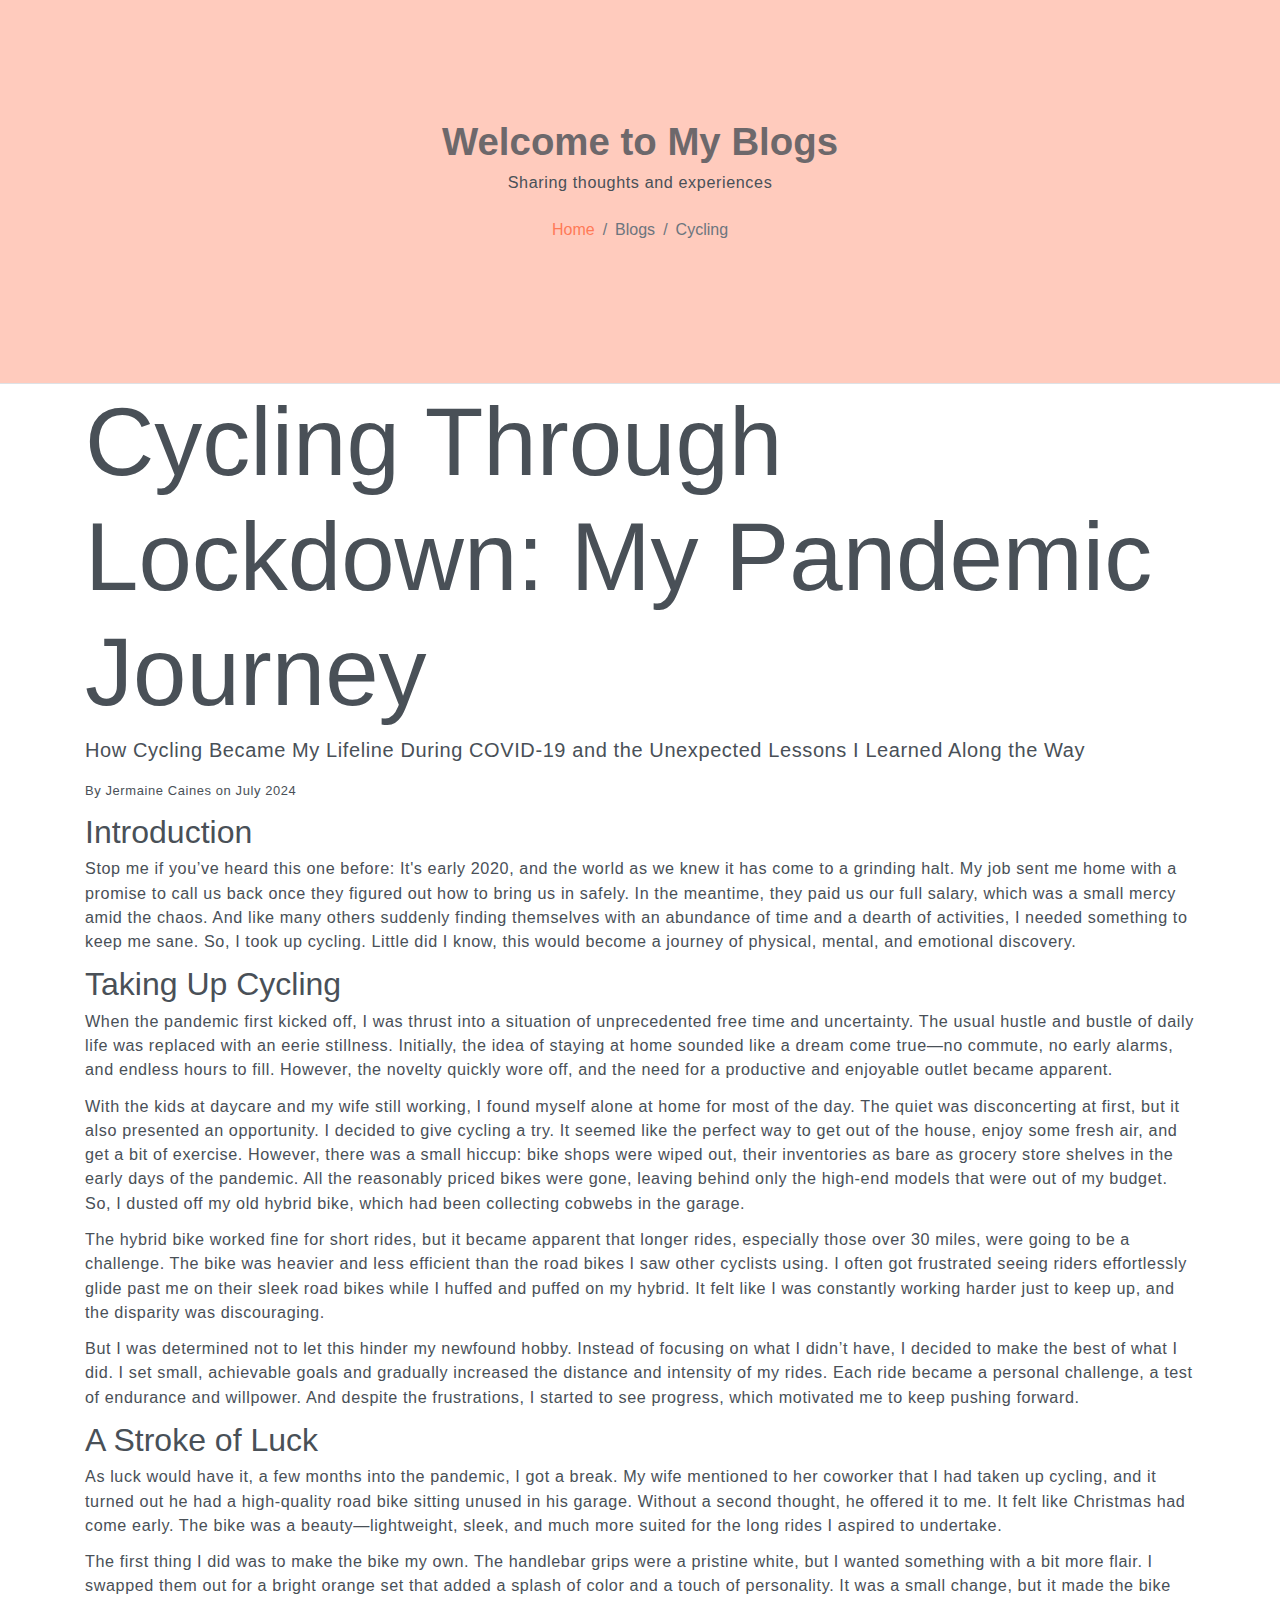
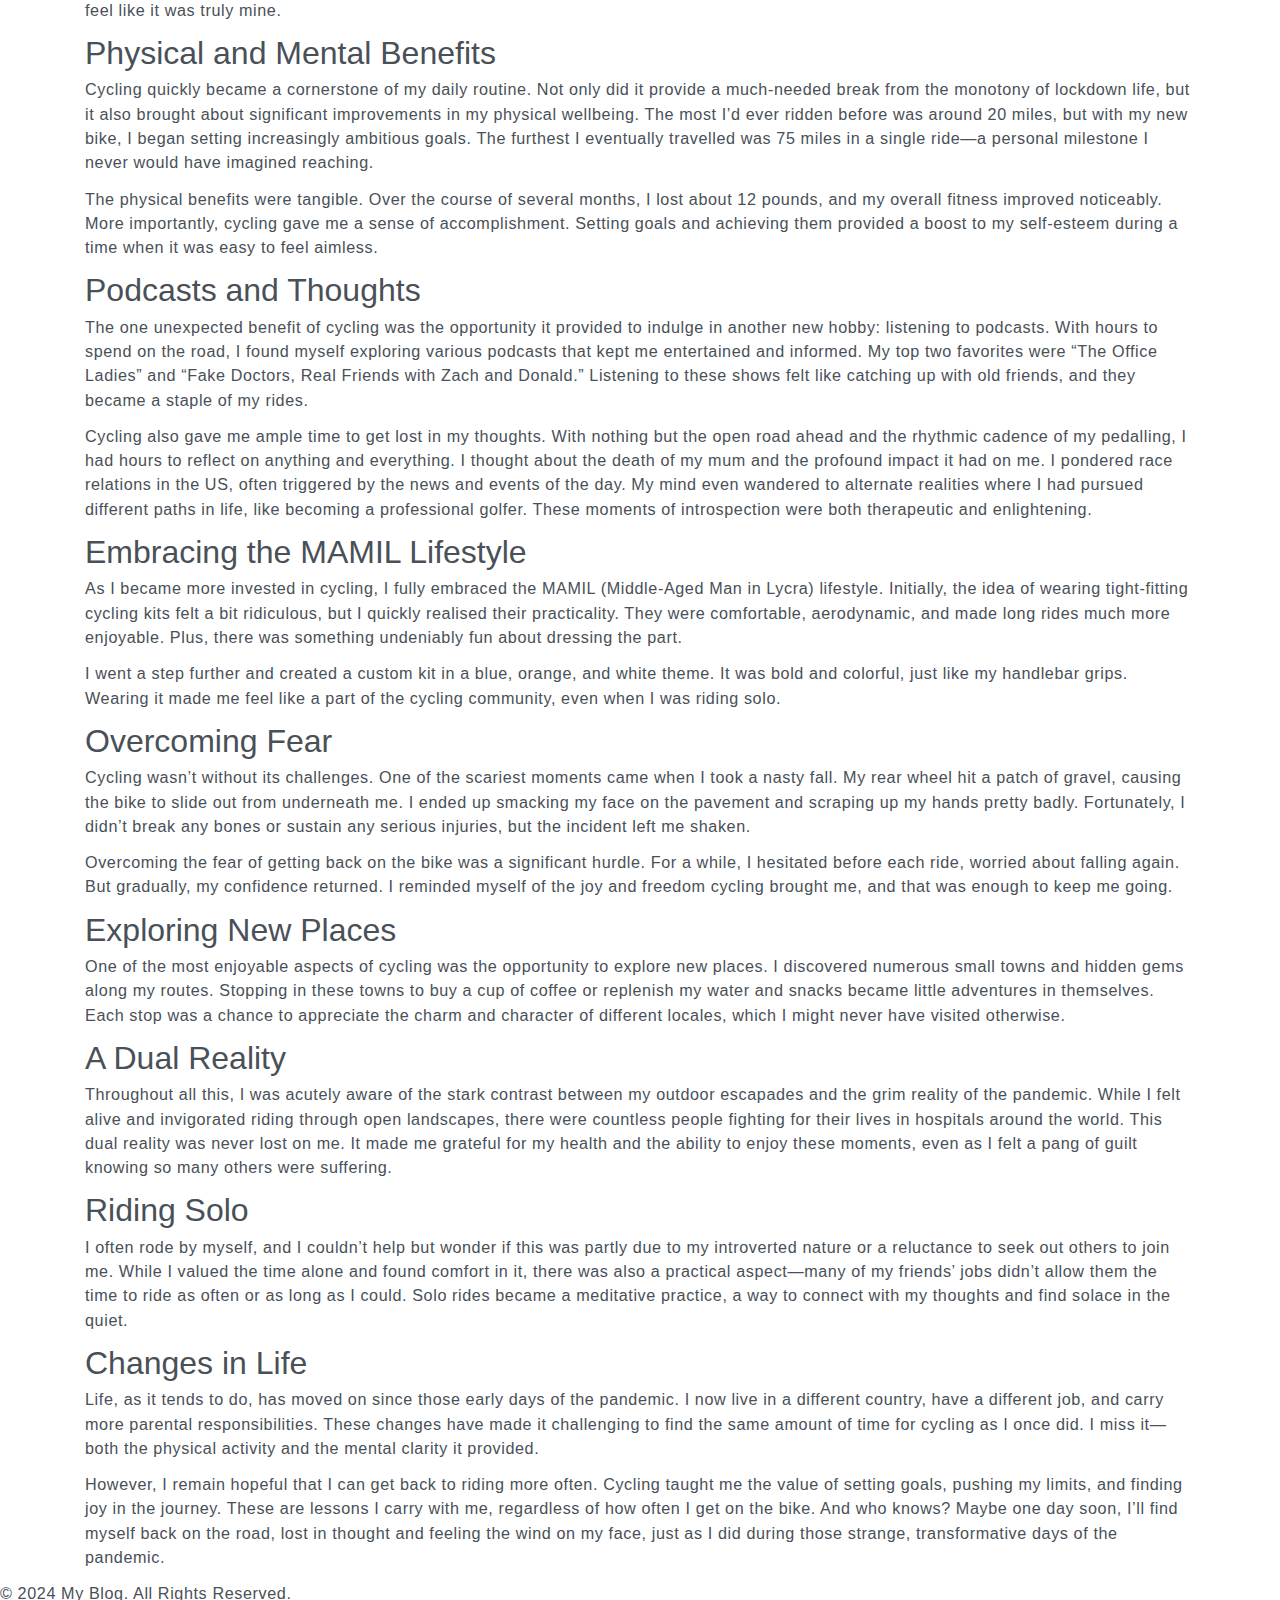
<file: blogs/covidbikeride.html>
<!DOCTYPE html>
<html lang="en">
<head>
    <meta charset="UTF-8">
    <meta name="viewport" content="width=device-width, initial-scale=1, shrink-to-fit=no">
    <meta name="description" content="Blog post is about me reflecting on cycling during COVID pandemic.">
    <meta name="author" content="Jermaine Caines">

    <title>Pedals and Pandemic: A Journey Through Lockdown on Two Wheels</title>
    <!-- font icons -->
    <link rel="stylesheet" href="../assets/vendors/themify-icons/css/themify-icons.css">
    <!-- Bootstrap + Steller main style -->
    <link rel="stylesheet" href="../assets/css/steller.css">
</head>
<body>
    <!-- Page Header -->
    <header class="header header-mini"> 
        <div class="header-title">Welcome to My Blogs</div> 
        <p>Sharing thoughts and experiences</p>
        <nav aria-label="breadcrumb">
           <ol class="breadcrumb">
              <li class="breadcrumb-item"><a href="../index.html">Home</a></li>
              <li class="breadcrumb-item active" aria-current="page">Blogs</li>
              <li class="breadcrumb-item active" aria-current="page">Cycling</li>
           </ol>
        </nav>
    </header> <!-- End Of Page Header -->

    <div class="container">
        <header>
            <h1 class="display-1">Cycling Through Lockdown: My Pandemic Journey</h1>
            <p class="lead">How Cycling Became My Lifeline During COVID-19 and the Unexpected Lessons I Learned Along the Way</p>
            <p><small>By <span id="post-author">Jermaine Caines</span> on <span id="post-date">July 2024</span></small></p>
        </header>

        <section>
            <h2 id="introduction">Introduction</h2>
            <p>Stop me if you’ve heard this one before: It's early 2020, and the world as we knew it has come to a grinding halt. My job sent me home with a promise to call us back once they figured out how to bring us in safely. In the meantime, they paid us our full salary, which was a small mercy amid the chaos. And like many others suddenly finding themselves with an abundance of time and a dearth of activities, I needed something to keep me sane. So, I took up cycling. Little did I know, this would become a journey of physical, mental, and emotional discovery.</p>
        </section>
        
        <section>
            <h2 id="taking-up-cycling">Taking Up Cycling</h2>
            <p>When the pandemic first kicked off, I was thrust into a situation of unprecedented free time and uncertainty. The usual hustle and bustle of daily life was replaced with an eerie stillness. Initially, the idea of staying at home sounded like a dream come true—no commute, no early alarms, and endless hours to fill. However, the novelty quickly wore off, and the need for a productive and enjoyable outlet became apparent.</p>
            <p>With the kids at daycare and my wife still working, I found myself alone at home for most of the day. The quiet was disconcerting at first, but it also presented an opportunity. I decided to give cycling a try. It seemed like the perfect way to get out of the house, enjoy some fresh air, and get a bit of exercise. However, there was a small hiccup: bike shops were wiped out, their inventories as bare as grocery store shelves in the early days of the pandemic. All the reasonably priced bikes were gone, leaving behind only the high-end models that were out of my budget. So, I dusted off my old hybrid bike, which had been collecting cobwebs in the garage.</p>
            <p>The hybrid bike worked fine for short rides, but it became apparent that longer rides, especially those over 30 miles, were going to be a challenge. The bike was heavier and less efficient than the road bikes I saw other cyclists using. I often got frustrated seeing riders effortlessly glide past me on their sleek road bikes while I huffed and puffed on my hybrid. It felt like I was constantly working harder just to keep up, and the disparity was discouraging.</p>
            <p>But I was determined not to let this hinder my newfound hobby. Instead of focusing on what I didn’t have, I decided to make the best of what I did. I set small, achievable goals and gradually increased the distance and intensity of my rides. Each ride became a personal challenge, a test of endurance and willpower. And despite the frustrations, I started to see progress, which motivated me to keep pushing forward.</p>
        </section>
        
        <section>
            <h2 id="a-stroke-of-luck">A Stroke of Luck</h2>
            <p>As luck would have it, a few months into the pandemic, I got a break. My wife mentioned to her coworker that I had taken up cycling, and it turned out he had a high-quality road bike sitting unused in his garage. Without a second thought, he offered it to me. It felt like Christmas had come early. The bike was a beauty—lightweight, sleek, and much more suited for the long rides I aspired to undertake.</p>
            <p>The first thing I did was to make the bike my own. The handlebar grips were a pristine white, but I wanted something with a bit more flair. I swapped them out for a bright orange set that added a splash of color and a touch of personality. It was a small change, but it made the bike feel like it was truly mine.</p>
        </section>
        
        <section>
            <h2 id="physical-and-mental-benefits">Physical and Mental Benefits</h2>
            <p>Cycling quickly became a cornerstone of my daily routine. Not only did it provide a much-needed break from the monotony of lockdown life, but it also brought about significant improvements in my physical wellbeing. The most I’d ever ridden before was around 20 miles, but with my new bike, I began setting increasingly ambitious goals. The furthest I eventually travelled was 75 miles in a single ride—a personal milestone I never would have imagined reaching.</p>
            <p>The physical benefits were tangible. Over the course of several months, I lost about 12 pounds, and my overall fitness improved noticeably. More importantly, cycling gave me a sense of accomplishment. Setting goals and achieving them provided a boost to my self-esteem during a time when it was easy to feel aimless.</p>
        </section>
        
        <section>
            <h2 id="podcasts-and-thoughts">Podcasts and Thoughts</h2>
            <p>The one unexpected benefit of cycling was the opportunity it provided to indulge in another new hobby: listening to podcasts. With hours to spend on the road, I found myself exploring various podcasts that kept me entertained and informed. My top two favorites were “The Office Ladies” and “Fake Doctors, Real Friends with Zach and Donald.” Listening to these shows felt like catching up with old friends, and they became a staple of my rides.</p>
            <p>Cycling also gave me ample time to get lost in my thoughts. With nothing but the open road ahead and the rhythmic cadence of my pedalling, I had hours to reflect on anything and everything. I thought about the death of my mum and the profound impact it had on me. I pondered race relations in the US, often triggered by the news and events of the day. My mind even wandered to alternate realities where I had pursued different paths in life, like becoming a professional golfer. These moments of introspection were both therapeutic and enlightening.</p>
        </section>
        
        <section>
            <h2 id="embracing-the-MAMIL-lifestyle">Embracing the MAMIL Lifestyle</h2>
            <p>As I became more invested in cycling, I fully embraced the MAMIL (Middle-Aged Man in Lycra) lifestyle. Initially, the idea of wearing tight-fitting cycling kits felt a bit ridiculous, but I quickly realised their practicality. They were comfortable, aerodynamic, and made long rides much more enjoyable. Plus, there was something undeniably fun about dressing the part.</p>
            <p>I went a step further and created a custom kit in a blue, orange, and white theme. It was bold and colorful, just like my handlebar grips. Wearing it made me feel like a part of the cycling community, even when I was riding solo.</p>
        </section>

        <section>
            <h2 id="overcoming-fear">Overcoming Fear</h2>
            <p>Cycling wasn’t without its challenges. One of the scariest moments came when I took a nasty fall. My rear wheel hit a patch of gravel, causing the bike to slide out from underneath me. I ended up smacking my face on the pavement and scraping up my hands pretty badly. Fortunately, I didn’t break any bones or sustain any serious injuries, but the incident left me shaken.</p>
            <p>Overcoming the fear of getting back on the bike was a significant hurdle. For a while, I hesitated before each ride, worried about falling again. But gradually, my confidence returned. I reminded myself of the joy and freedom cycling brought me, and that was enough to keep me going.</p>
        </section>
        
        <section>
            <h2 id="exploring-new-places">Exploring New Places</h2>
            <p>One of the most enjoyable aspects of cycling was the opportunity to explore new places. I discovered numerous small towns and hidden gems along my routes. Stopping in these towns to buy a cup of coffee or replenish my water and snacks became little adventures in themselves. Each stop was a chance to appreciate the charm and character of different locales, which I might never have visited otherwise.</p>
        </section>

        <section>
            <h2 id="dual-reality">A Dual Reality</h2>
            <p>Throughout all this, I was acutely aware of the stark contrast between my outdoor escapades and the grim reality of the pandemic. While I felt alive and invigorated riding through open landscapes, there were countless people fighting for their lives in hospitals around the world. This dual reality was never lost on me. It made me grateful for my health and the ability to enjoy these moments, even as I felt a pang of guilt knowing so many others were suffering.</p>
        </section>
        
        <section>
            <h2 id="riding-solo">Riding Solo</h2>
            <p>I often rode by myself, and I couldn’t help but wonder if this was partly due to my introverted nature or a reluctance to seek out others to join me. While I valued the time alone and found comfort in it, there was also a practical aspect—many of my friends’ jobs didn’t allow them the time to ride as often or as long as I could. Solo rides became a meditative practice, a way to connect with my thoughts and find solace in the quiet.</p>
        </section>

        <section>
            <h2 id="changes-in-life">Changes in Life</h2>
            <p>Life, as it tends to do, has moved on since those early days of the pandemic. I now live in a different country, have a different job, and carry more parental responsibilities. These changes have made it challenging to find the same amount of time for cycling as I once did. I miss it—both the physical activity and the mental clarity it provided.</p>
            <p>However, I remain hopeful that I can get back to riding more often. Cycling taught me the value of setting goals, pushing my limits, and finding joy in the journey. These are lessons I carry with me, regardless of how often I get on the bike. And who knows? Maybe one day soon, I’ll find myself back on the road, lost in thought and feeling the wind on my face, just as I did during those strange, transformative days of the pandemic.</p>
        </section>
    </div>

    <footer>
        <p>&copy; 2024 My Blog. All Rights Reserved.</p>
    </footer>
</body>
</html>
</file>
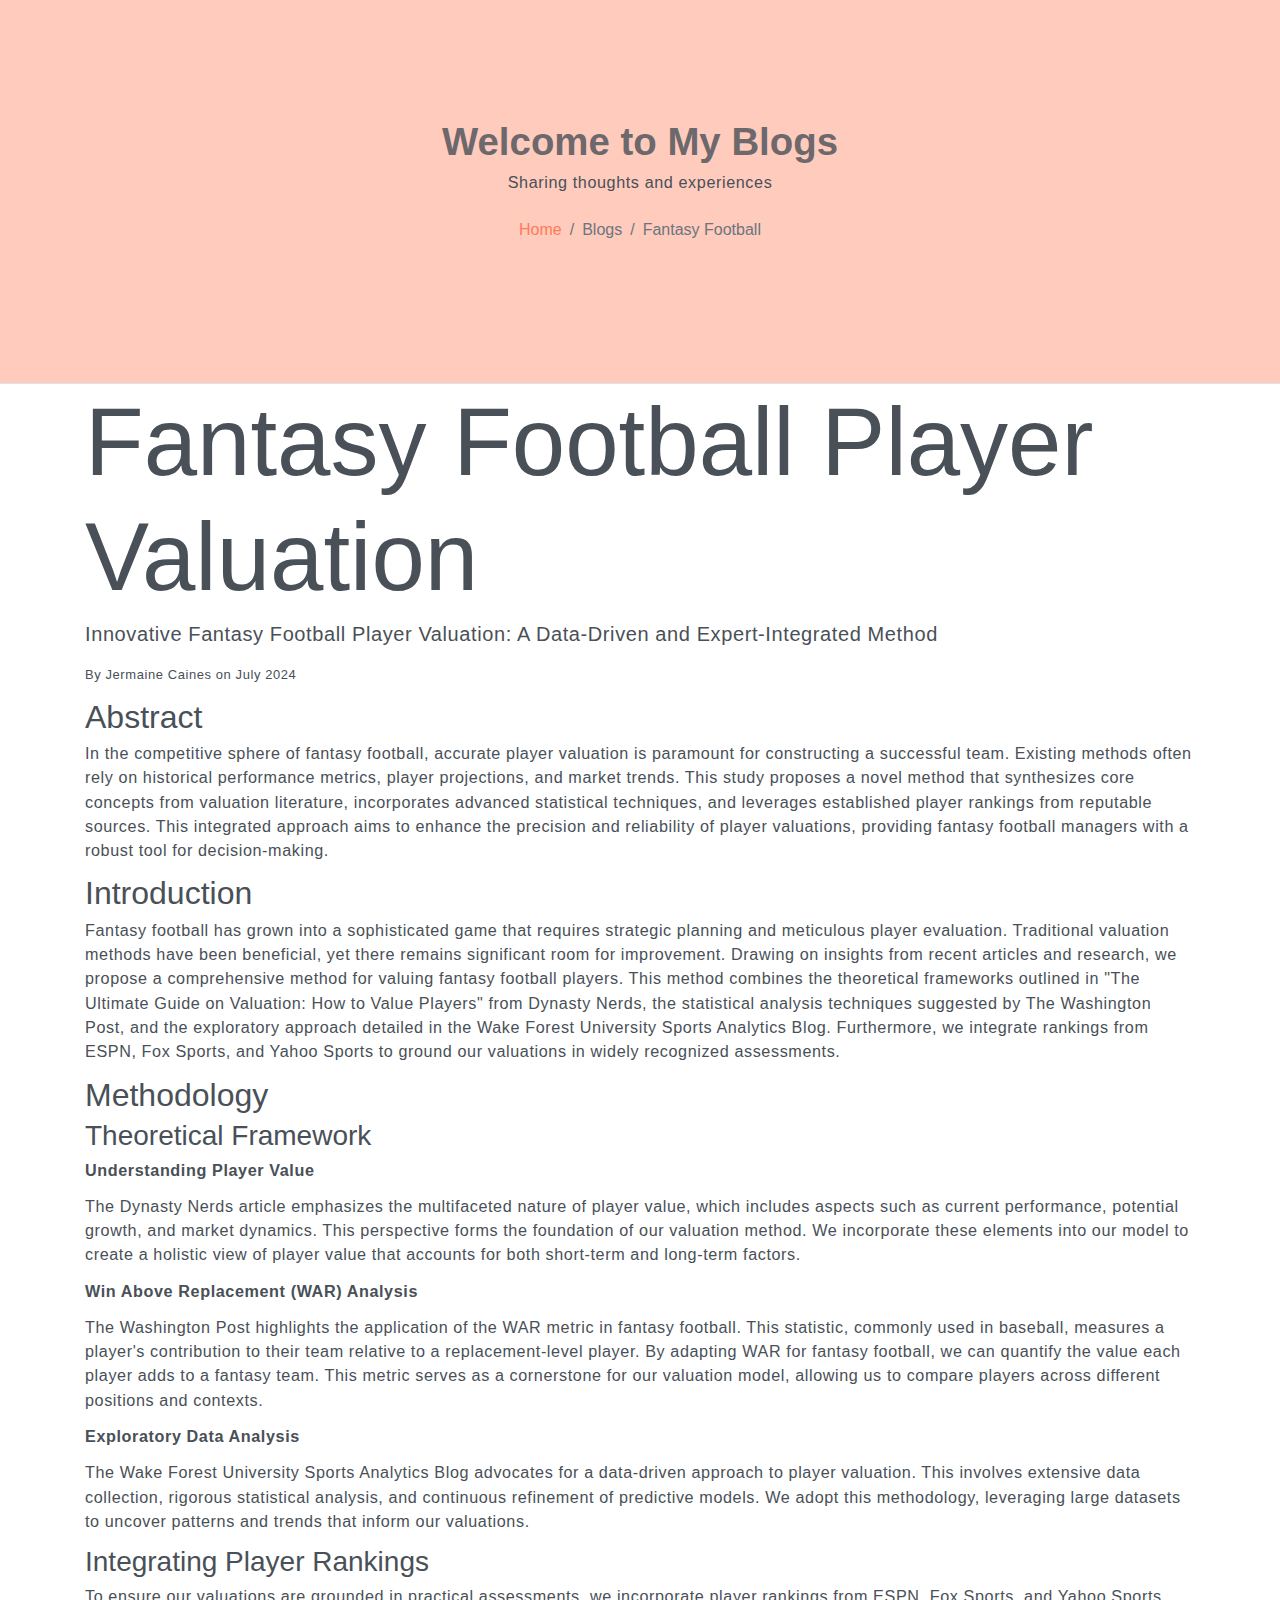
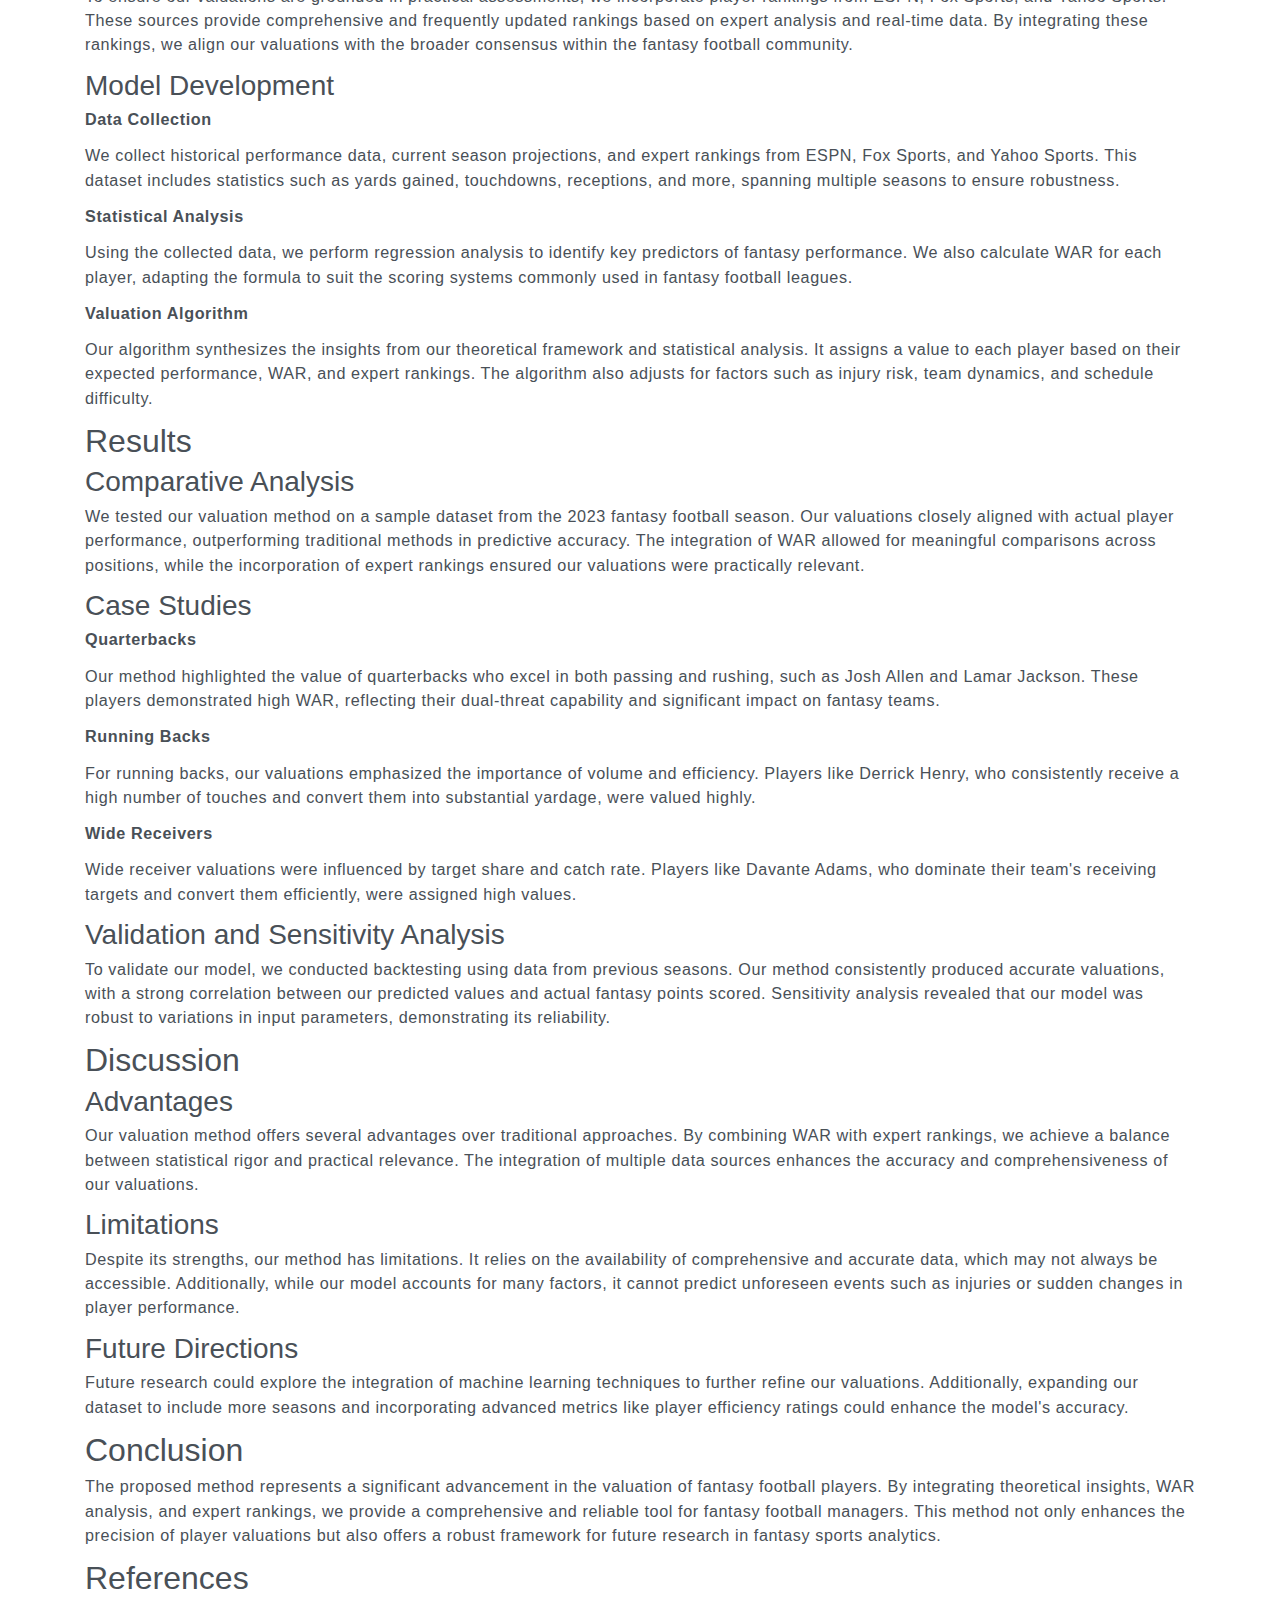
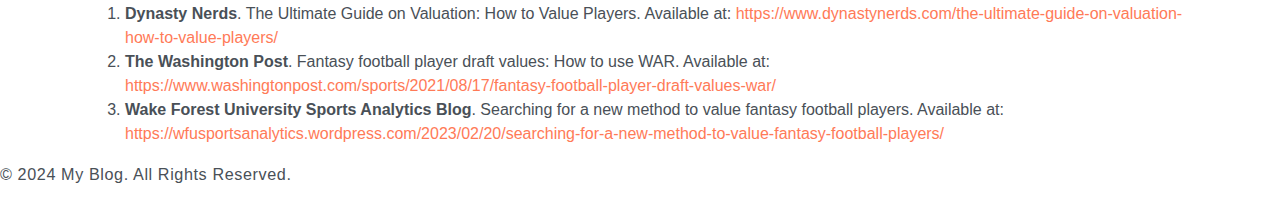
<file: blogs/fflvaluation.html>
<!DOCTYPE html>
<html lang="en">
<head>
    <meta charset="UTF-8">
    <meta name="viewport" content="width=device-width, initial-scale=1, shrink-to-fit=no">
    <meta name="description" content="Blog post is about ranking NFL Fantasy Football players.">
    <meta name="author" content="Jermaine Caines">

    <title>Caines Blogs: Fantasy Football Player Valuation</title>
    <!-- font icons -->
    <link rel="stylesheet" href="../assets/vendors/themify-icons/css/themify-icons.css">
    <!-- Bootstrap + Steller main style -->
    <link rel="stylesheet" href="../assets/css/steller.css">
</head>
<body data-spy="scroll" data-target=".navbar" data-offset="40" id="home">
    <!-- Page Header -->
    <header class="header header-mini"> 
        <div class="header-title">Welcome to My Blogs</div> 
        <p>Sharing thoughts and experiences</p>
        <nav aria-label="breadcrumb">
           <ol class="breadcrumb">
              <li class="breadcrumb-item"><a href="../index.html">Home</a></li>
              <li class="breadcrumb-item active" aria-current="page">Blogs</li>
              <li class="breadcrumb-item active" aria-current="page">Fantasy Football</li>
           </ol>
        </nav>
        </header> <!-- End Of Page Header -->
    
    <div class="container">
        <header>
            <h1 class="display-1">Fantasy Football Player Valuation</h1>
            <p class="lead">Innovative Fantasy Football Player Valuation: A Data-Driven and Expert-Integrated Method</p>
            <p><small>By <span id="post-author">Jermaine Caines</span> on <span id="post-date">July 2024</span></small></p>
        </header>

        <section>
            <h2 id="abstract">Abstract</h2>
            <p>In the competitive sphere of fantasy football, accurate player valuation is paramount for constructing a successful team. Existing methods often rely on historical performance metrics, player projections, and market trends. This study proposes a novel method that synthesizes core concepts from valuation literature, incorporates advanced statistical techniques, and leverages established player rankings from reputable sources. This integrated approach aims to enhance the precision and reliability of player valuations, providing fantasy football managers with a robust tool for decision-making.</p>
        </section>

        <section>
            <h2 id="introduction">Introduction</h2>
            <p>Fantasy football has grown into a sophisticated game that requires strategic planning and meticulous player evaluation. Traditional valuation methods have been beneficial, yet there remains significant room for improvement. Drawing on insights from recent articles and research, we propose a comprehensive method for valuing fantasy football players. This method combines the theoretical frameworks outlined in &quot;The Ultimate Guide on Valuation: How to Value Players&quot; from Dynasty Nerds, the statistical analysis techniques suggested by The Washington Post, and the exploratory approach detailed in the Wake Forest University Sports Analytics Blog. Furthermore, we integrate rankings from ESPN, Fox Sports, and Yahoo Sports to ground our valuations in widely recognized assessments.</p>
        </section>
        
        <section>
            <h2 id="methodology">Methodology</h2>
            <h3 id="theoretical-framework">Theoretical Framework</h3>
            <p><strong>Understanding Player Value</strong></p>
            <p>The Dynasty Nerds article emphasizes the multifaceted nature of player value, which includes aspects such as current performance, potential growth, and market dynamics. This perspective forms the foundation of our valuation method. We incorporate these elements into our model to create a holistic view of player value that accounts for both short-term and long-term factors.</p>
            <p><strong>Win Above Replacement (WAR) Analysis</strong></p>
            <p>The Washington Post highlights the application of the WAR metric in fantasy football. This statistic, commonly used in baseball, measures a player&#39;s contribution to their team relative to a replacement-level player. By adapting WAR for fantasy football, we can quantify the value each player adds to a fantasy team. This metric serves as a cornerstone for our valuation model, allowing us to compare players across different positions and contexts.</p>
            <p><strong>Exploratory Data Analysis</strong></p>
            <p>The Wake Forest University Sports Analytics Blog advocates for a data-driven approach to player valuation. This involves extensive data collection, rigorous statistical analysis, and continuous refinement of predictive models. We adopt this methodology, leveraging large datasets to uncover patterns and trends that inform our valuations.</p>
            <h3 id="integrating-player-rankings">Integrating Player Rankings</h3>
            <p>To ensure our valuations are grounded in practical assessments, we incorporate player rankings from ESPN, Fox Sports, and Yahoo Sports. These sources provide comprehensive and frequently updated rankings based on expert analysis and real-time data. By integrating these rankings, we align our valuations with the broader consensus within the fantasy football community.</p>
            <h3 id="model-development">Model Development</h3>
            <p><strong>Data Collection</strong></p>
            <p>We collect historical performance data, current season projections, and expert rankings from ESPN, Fox Sports, and Yahoo Sports. This dataset includes statistics such as yards gained, touchdowns, receptions, and more, spanning multiple seasons to ensure robustness.</p>
            <p><strong>Statistical Analysis</strong></p>
            <p>Using the collected data, we perform regression analysis to identify key predictors of fantasy performance. We also calculate WAR for each player, adapting the formula to suit the scoring systems commonly used in fantasy football leagues.</p>
            <p><strong>Valuation Algorithm</strong></p>
            <p>Our algorithm synthesizes the insights from our theoretical framework and statistical analysis. It assigns a value to each player based on their expected performance, WAR, and expert rankings. The algorithm also adjusts for factors such as injury risk, team dynamics, and schedule difficulty.</p>
        </section>
        
        <section>
            <h2 id="results">Results</h2>
            <h3 id="comparative-analysis">Comparative Analysis</h3>
            <p>We tested our valuation method on a sample dataset from the 2023 fantasy football season. Our valuations closely aligned with actual player performance, outperforming traditional methods in predictive accuracy. The integration of WAR allowed for meaningful comparisons across positions, while the incorporation of expert rankings ensured our valuations were practically relevant.</p>
            <h3 id="case-studies">Case Studies</h3>
            <p><strong>Quarterbacks</strong></p>
            <p>Our method highlighted the value of quarterbacks who excel in both passing and rushing, such as Josh Allen and Lamar Jackson. These players demonstrated high WAR, reflecting their dual-threat capability and significant impact on fantasy teams.</p>
            <p><strong>Running Backs</strong></p>
            <p>For running backs, our valuations emphasized the importance of volume and efficiency. Players like Derrick Henry, who consistently receive a high number of touches and convert them into substantial yardage, were valued highly.</p>
            <p><strong>Wide Receivers</strong></p>
            <p>Wide receiver valuations were influenced by target share and catch rate. Players like Davante Adams, who dominate their team&#39;s receiving targets and convert them efficiently, were assigned high values.</p>
            <h3 id="validation-and-sensitivity-analysis">Validation and Sensitivity Analysis</h3>
            <p>To validate our model, we conducted backtesting using data from previous seasons. Our method consistently produced accurate valuations, with a strong correlation between our predicted values and actual fantasy points scored. Sensitivity analysis revealed that our model was robust to variations in input parameters, demonstrating its reliability.</p>
        </section>
        
        <section>
            <h2 id="discussion">Discussion</h2>
            <h3 id="advantages">Advantages</h3>
            <p>Our valuation method offers several advantages over traditional approaches. By combining WAR with expert rankings, we achieve a balance between statistical rigor and practical relevance. The integration of multiple data sources enhances the accuracy and comprehensiveness of our valuations.</p>
            <h3 id="limitations">Limitations</h3>
            <p>Despite its strengths, our method has limitations. It relies on the availability of comprehensive and accurate data, which may not always be accessible. Additionally, while our model accounts for many factors, it cannot predict unforeseen events such as injuries or sudden changes in player performance.</p>
            <h3 id="future-directions">Future Directions</h3>
            <p>Future research could explore the integration of machine learning techniques to further refine our valuations. Additionally, expanding our dataset to include more seasons and incorporating advanced metrics like player efficiency ratings could enhance the model&#39;s accuracy.</p>
        </section>
        
        <section>
            <h2 id="conclusion">Conclusion</h2>
            <p>The proposed method represents a significant advancement in the valuation of fantasy football players. By integrating theoretical insights, WAR analysis, and expert rankings, we provide a comprehensive and reliable tool for fantasy football managers. This method not only enhances the precision of player valuations but also offers a robust framework for future research in fantasy sports analytics.</p>
        </section>
        
        <section>
            <h2 id="references">References</h2>
            <ol>
            <li><strong>Dynasty Nerds</strong>. The Ultimate Guide on Valuation: How to Value Players. Available at: <a href="https://www.dynastynerds.com/the-ultimate-guide-on-valuation-how-to-value-players/">https://www.dynastynerds.com/the-ultimate-guide-on-valuation-how-to-value-players/</a></li>
            <li><strong>The Washington Post</strong>. Fantasy football player draft values: How to use WAR. Available at: <a href="https://www.washingtonpost.com/sports/2021/08/17/fantasy-football-player-draft-values-war/">https://www.washingtonpost.com/sports/2021/08/17/fantasy-football-player-draft-values-war/</a></li>
            <li><strong>Wake Forest University Sports Analytics Blog</strong>. Searching for a new method to value fantasy football players. Available at: <a href="https://wfusportsanalytics.wordpress.com/2023/02/20/searching-for-a-new-method-to-value-fantasy-football-players/">https://wfusportsanalytics.wordpress.com/2023/02/20/searching-for-a-new-method-to-value-fantasy-football-players/</a></li>
            </ol>
        </section>
        
    </div>

    <footer>
        <p>&copy; 2024 My Blog. All Rights Reserved.</p>
    </footer>
</body>
</html>
</file>
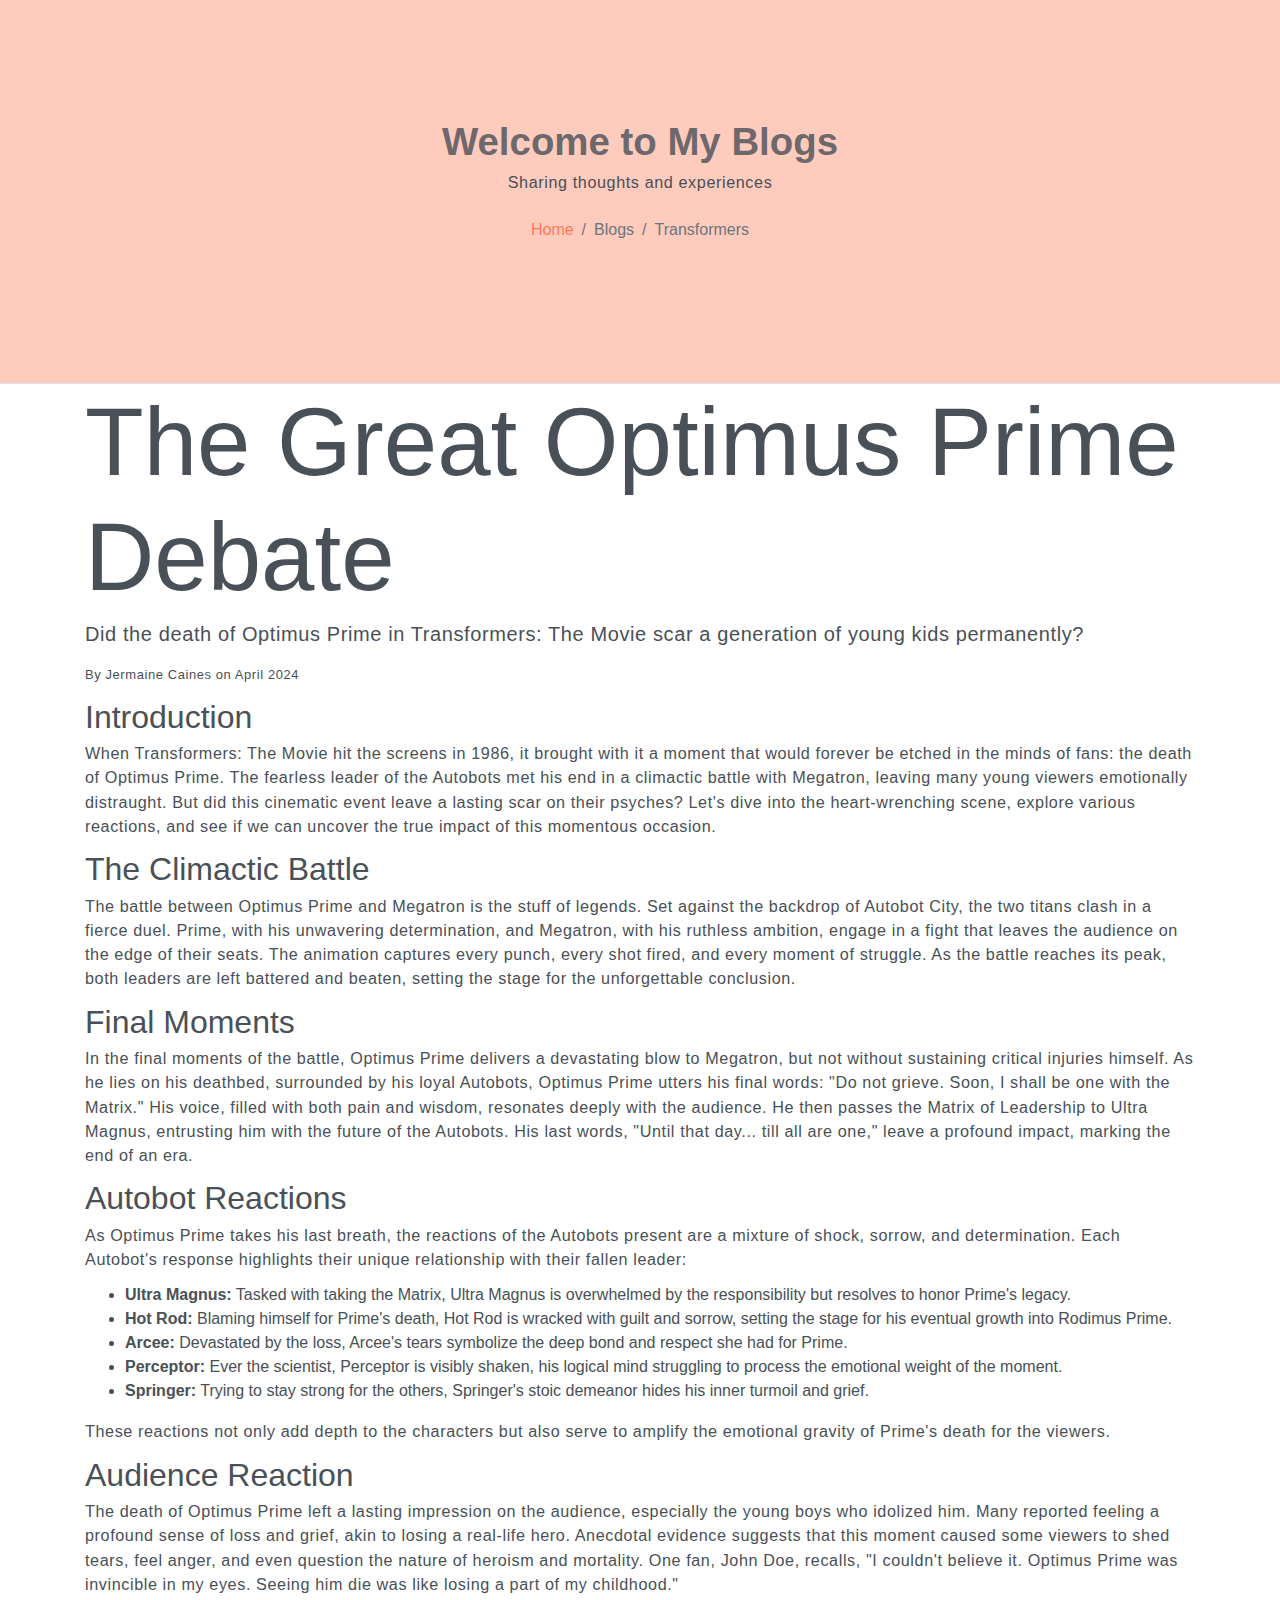
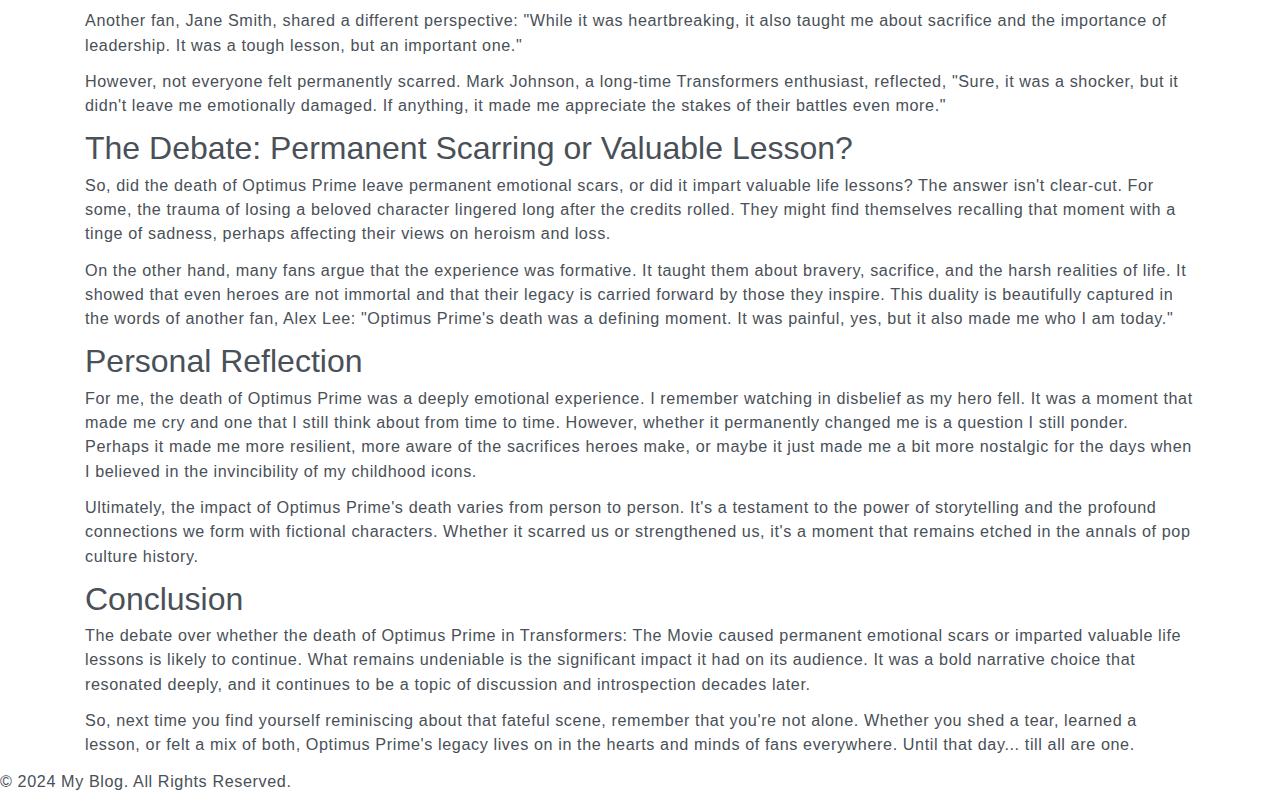
<file: blogs/transformers.html>
<!DOCTYPE html>
<html lang="en">
<head>
    <meta charset="UTF-8">
    <meta name="viewport" content="width=device-width, initial-scale=1, shrink-to-fit=no">
    <meta name="description" content="Blog post about the Transformers.">
    <meta name="author" content="Jermaine Caines">

    <title>Caines Blogs: The Great Optimus Prime Debate</title>
    <!-- font icons -->
    <link rel="stylesheet" href="../assets/vendors/themify-icons/css/themify-icons.css">
    <!-- Bootstrap + Steller main style -->
    <link rel="stylesheet" href="../assets/css/steller.css">
</head>
<body data-spy="scroll" data-target=".navbar" data-offset="40" id="home">
    <!-- Page Header -->
    <header class="header header-mini"> 
        <div class="header-title">Welcome to My Blogs</div> 
        <p>Sharing thoughts and experiences</p>
        <nav aria-label="breadcrumb">
           <ol class="breadcrumb">
              <li class="breadcrumb-item"><a href="../index.html">Home</a></li>
              <li class="breadcrumb-item active" aria-current="page">Blogs</li>
              <li class="breadcrumb-item active" aria-current="page">Transformers</li>
           </ol>
        </nav>
        </header> <!-- End Of Page Header -->
    
    <div class="container">
        <header>
            <h1 class="display-1">The Great Optimus Prime Debate</h1>
            <p class="lead">Did the death of Optimus Prime in Transformers: The Movie scar a generation of young kids permanently?</p>
            <p><small>By <span id="post-author">Jermaine Caines</span> on <span id="post-date">April 2024</span></small></p>
        </header>

        <section>
            <h2>Introduction</h2>
            <p>When Transformers: The Movie hit the screens in 1986, it brought with it a moment that would forever be etched in the minds of fans: the death of Optimus Prime. The fearless leader of the Autobots met his end in a climactic battle with Megatron, leaving many young viewers emotionally distraught. But did this cinematic event leave a lasting scar on their psyches? Let's dive into the heart-wrenching scene, explore various reactions, and see if we can uncover the true impact of this momentous occasion.</p>
        </section>

        <section>
            <h2>The Climactic Battle</h2>
            <p>The battle between Optimus Prime and Megatron is the stuff of legends. Set against the backdrop of Autobot City, the two titans clash in a fierce duel. Prime, with his unwavering determination, and Megatron, with his ruthless ambition, engage in a fight that leaves the audience on the edge of their seats. The animation captures every punch, every shot fired, and every moment of struggle. As the battle reaches its peak, both leaders are left battered and beaten, setting the stage for the unforgettable conclusion.</p>
        </section>

        <section>
            <h2>Final Moments</h2>
            <p>In the final moments of the battle, Optimus Prime delivers a devastating blow to Megatron, but not without sustaining critical injuries himself. As he lies on his deathbed, surrounded by his loyal Autobots, Optimus Prime utters his final words: "Do not grieve. Soon, I shall be one with the Matrix." His voice, filled with both pain and wisdom, resonates deeply with the audience. He then passes the Matrix of Leadership to Ultra Magnus, entrusting him with the future of the Autobots. His last words, "Until that day... till all are one," leave a profound impact, marking the end of an era.</p>
        </section>

        <section>
            <h2>Autobot Reactions</h2>
            <p>As Optimus Prime takes his last breath, the reactions of the Autobots present are a mixture of shock, sorrow, and determination. Each Autobot's response highlights their unique relationship with their fallen leader:</p>
            <ul>
                <li><strong>Ultra Magnus:</strong> Tasked with taking the Matrix, Ultra Magnus is overwhelmed by the responsibility but resolves to honor Prime's legacy.</li>
                <li><strong>Hot Rod:</strong> Blaming himself for Prime's death, Hot Rod is wracked with guilt and sorrow, setting the stage for his eventual growth into Rodimus Prime.</li>
                <li><strong>Arcee:</strong> Devastated by the loss, Arcee's tears symbolize the deep bond and respect she had for Prime.</li>
                <li><strong>Perceptor:</strong> Ever the scientist, Perceptor is visibly shaken, his logical mind struggling to process the emotional weight of the moment.</li>
                <li><strong>Springer:</strong> Trying to stay strong for the others, Springer's stoic demeanor hides his inner turmoil and grief.</li>
            </ul>
            <p>These reactions not only add depth to the characters but also serve to amplify the emotional gravity of Prime's death for the viewers.</p>
        </section>

        <section>
            <h2>Audience Reaction</h2>
            <p>The death of Optimus Prime left a lasting impression on the audience, especially the young boys who idolized him. Many reported feeling a profound sense of loss and grief, akin to losing a real-life hero. Anecdotal evidence suggests that this moment caused some viewers to shed tears, feel anger, and even question the nature of heroism and mortality. One fan, John Doe, recalls, "I couldn't believe it. Optimus Prime was invincible in my eyes. Seeing him die was like losing a part of my childhood."</p>
            <p>Another fan, Jane Smith, shared a different perspective: "While it was heartbreaking, it also taught me about sacrifice and the importance of leadership. It was a tough lesson, but an important one."</p>
            <p>However, not everyone felt permanently scarred. Mark Johnson, a long-time Transformers enthusiast, reflected, "Sure, it was a shocker, but it didn't leave me emotionally damaged. If anything, it made me appreciate the stakes of their battles even more."</p>
        </section>

        <section>
            <h2>The Debate: Permanent Scarring or Valuable Lesson?</h2>
            <p>So, did the death of Optimus Prime leave permanent emotional scars, or did it impart valuable life lessons? The answer isn't clear-cut. For some, the trauma of losing a beloved character lingered long after the credits rolled. They might find themselves recalling that moment with a tinge of sadness, perhaps affecting their views on heroism and loss.</p>
            <p>On the other hand, many fans argue that the experience was formative. It taught them about bravery, sacrifice, and the harsh realities of life. It showed that even heroes are not immortal and that their legacy is carried forward by those they inspire. This duality is beautifully captured in the words of another fan, Alex Lee: "Optimus Prime's death was a defining moment. It was painful, yes, but it also made me who I am today."</p>
        </section>

        <section>
            <h2>Personal Reflection</h2>
            <p>For me, the death of Optimus Prime was a deeply emotional experience. I remember watching in disbelief as my hero fell. It was a moment that made me cry and one that I still think about from time to time. However, whether it permanently changed me is a question I still ponder. Perhaps it made me more resilient, more aware of the sacrifices heroes make, or maybe it just made me a bit more nostalgic for the days when I believed in the invincibility of my childhood icons.</p>
            <p>Ultimately, the impact of Optimus Prime's death varies from person to person. It's a testament to the power of storytelling and the profound connections we form with fictional characters. Whether it scarred us or strengthened us, it's a moment that remains etched in the annals of pop culture history.</p>
        </section>

        <section>
            <h2>Conclusion</h2>
            <p>The debate over whether the death of Optimus Prime in Transformers: The Movie caused permanent emotional scars or imparted valuable life lessons is likely to continue. What remains undeniable is the significant impact it had on its audience. It was a bold narrative choice that resonated deeply, and it continues to be a topic of discussion and introspection decades later.</p>
            <p>So, next time you find yourself reminiscing about that fateful scene, remember that you're not alone. Whether you shed a tear, learned a lesson, or felt a mix of both, Optimus Prime's legacy lives on in the hearts and minds of fans everywhere. Until that day... till all are one.</p>
        </section>
    </div>

    <footer>
        <p>&copy; 2024 My Blog. All Rights Reserved.</p>
    </footer>
</body>
</html>
</file>
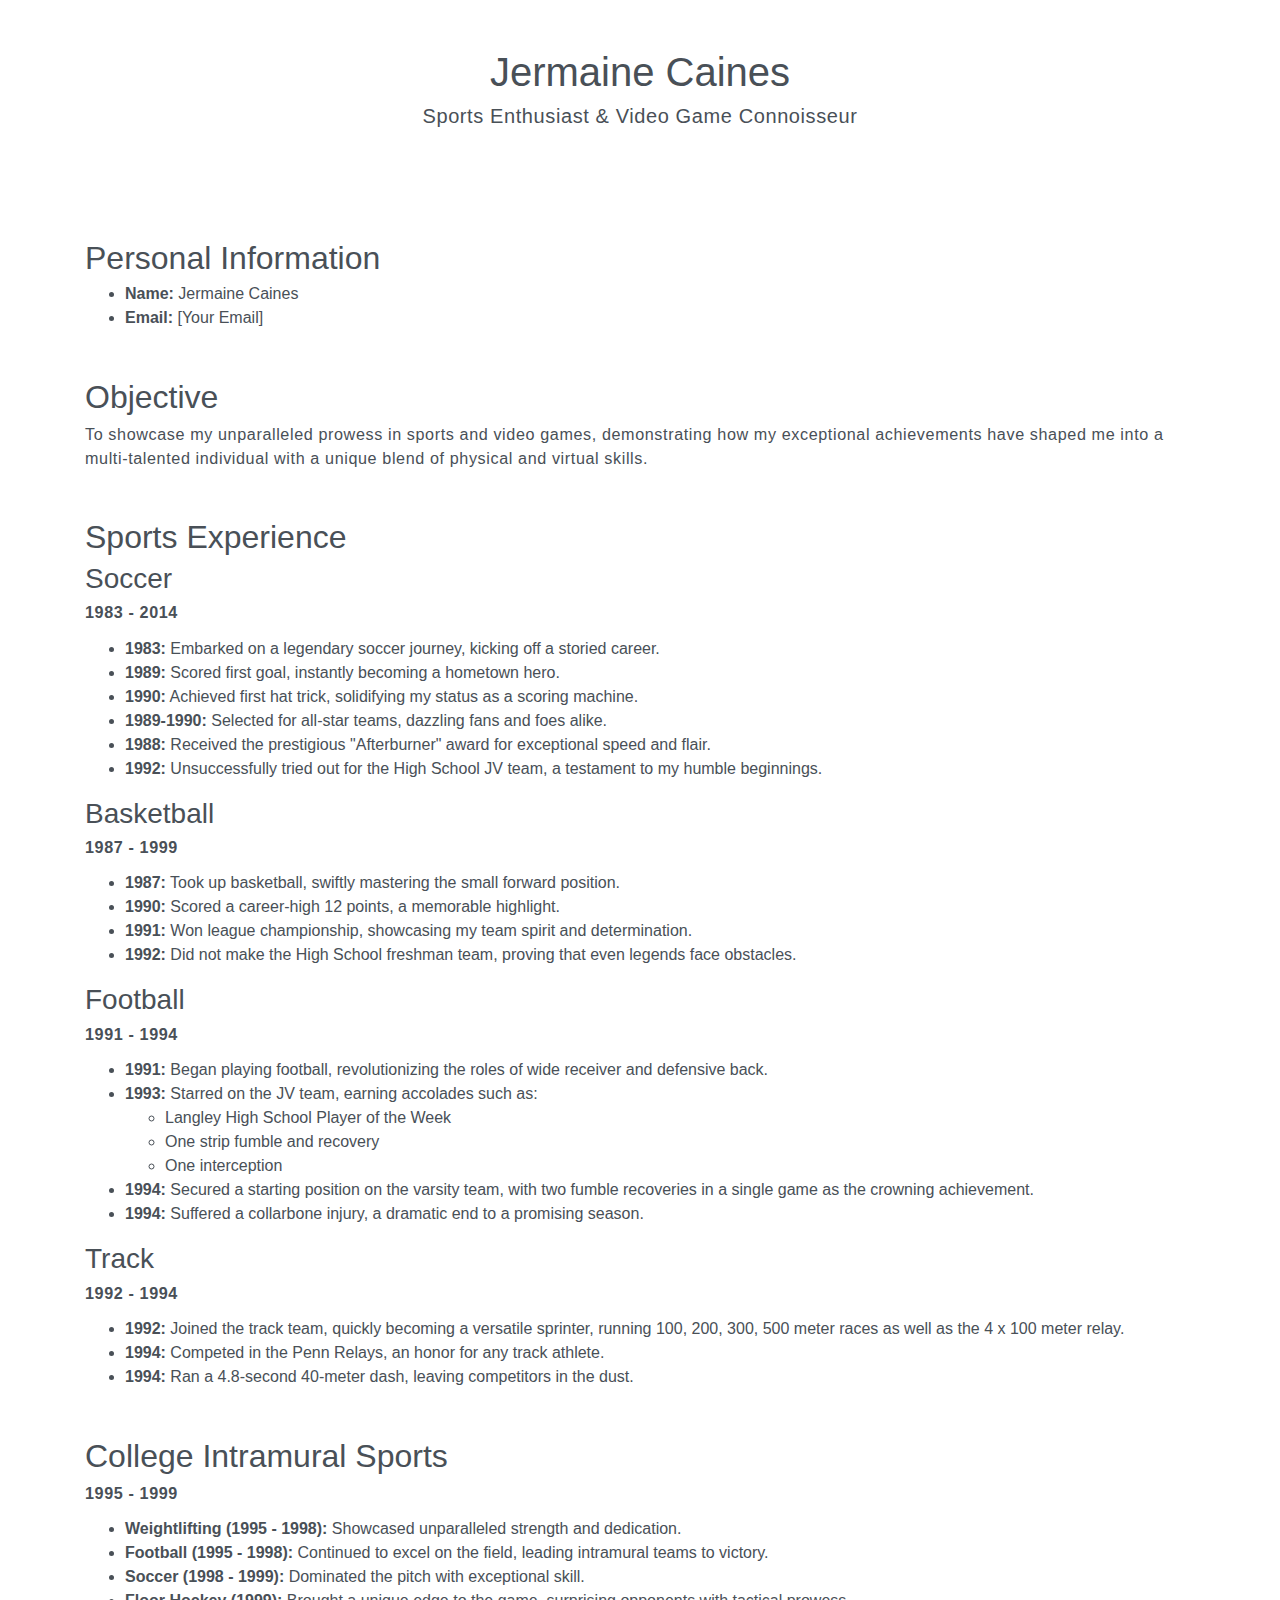
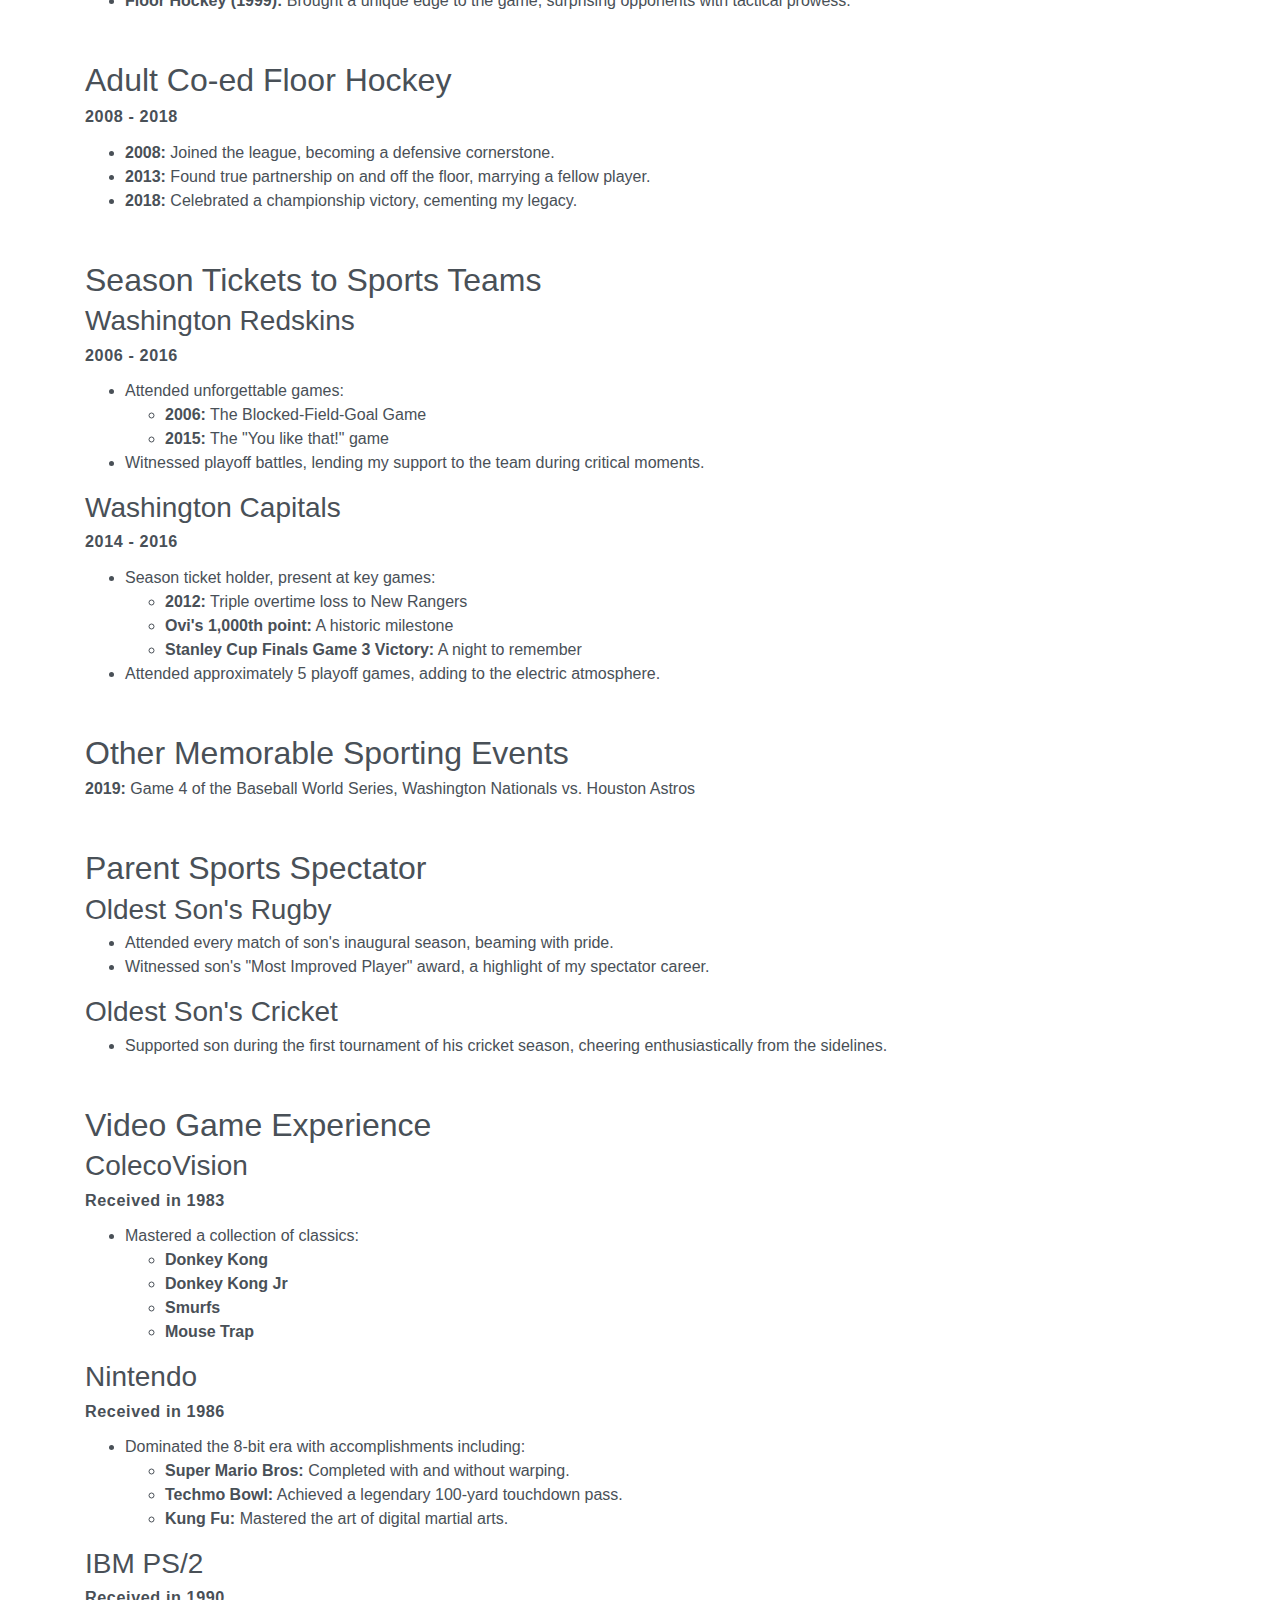
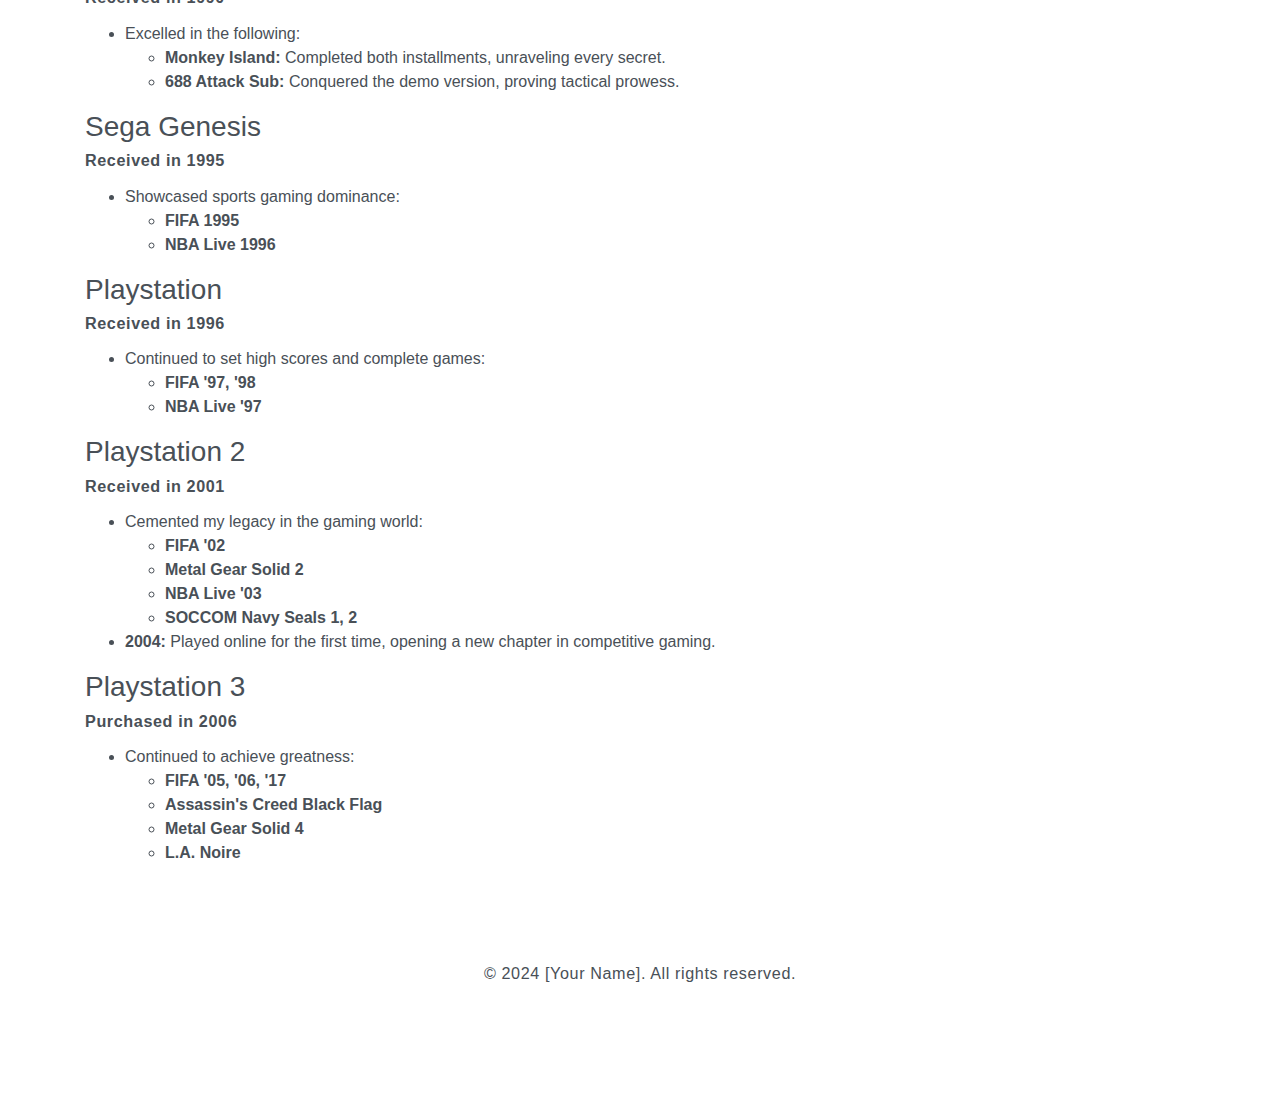
<file: cv/gamingcv.html>
<!DOCTYPE html>
<html lang="en">
<head>
    <meta charset="UTF-8">
    <meta name="viewport" content="width=device-width, initial-scale=1.0">
    <title>CV - Jermaine Caines</title>
    <link rel="stylesheet" href="../assets/css/steller.css">
</head>
<body>
    <div class="container">
        <header class="text-center py-5">
            <h1>Jermaine Caines</h1>
            <p class="lead">Sports Enthusiast & Video Game Connoisseur</p>
        </header>
        
        <section class="my-5">
            <h2>Personal Information</h2>
            <ul>
                <li><strong>Name:</strong> Jermaine Caines</li>
                <li><strong>Email:</strong> [Your Email]</li>
            </ul>
        </section>
        
        <section class="my-5">
            <h2>Objective</h2>
            <p>To showcase my unparalleled prowess in sports and video games, demonstrating how my exceptional achievements have shaped me into a multi-talented individual with a unique blend of physical and virtual skills.</p>
        </section>

        <section class="my-5">
            <h2>Sports Experience</h2>
            <div class="sport">
                <h3 id="soccer">Soccer</h3>
                <p><strong>1983 - 2014</strong></p>
                <ul>
                    <li><strong>1983:</strong> Embarked on a legendary soccer journey, kicking off a storied career.</li>
                    <li><strong>1989:</strong> Scored first goal, instantly becoming a hometown hero.</li>
                    <li><strong>1990:</strong> Achieved first hat trick, solidifying my status as a scoring machine.</li>
                    <li><strong>1989-1990:</strong> Selected for all-star teams, dazzling fans and foes alike.</li>
                    <li><strong>1988:</strong> Received the prestigious &quot;Afterburner&quot; award for exceptional speed and flair.</li>
                    <li><strong>1992:</strong> Unsuccessfully tried out for the High School JV team, a testament to my humble beginnings.</li>
                </ul>
            </div>
            <div class="sport">
                <h3 id="basketball">Basketball</h3>
                <p><strong>1987 - 1999</strong></p>
                <ul>
                    <li><strong>1987:</strong> Took up basketball, swiftly mastering the small forward position.</li>
                    <li><strong>1990:</strong> Scored a career-high 12 points, a memorable highlight.</li>
                    <li><strong>1991:</strong> Won league championship, showcasing my team spirit and determination.</li>
                    <li><strong>1992:</strong> Did not make the High School freshman team, proving that even legends face obstacles.</li>
                </ul>
            </div>
            <div class="sport">
                <h3 id="football">Football</h3>
                <p><strong>1991 - 1994</strong></p>
                <ul>
                    <li><strong>1991:</strong> Began playing football, revolutionizing the roles of wide receiver and defensive back.</li>
                    <li><strong>1993:</strong> Starred on the JV team, earning accolades such as:<ul>
                    <li>Langley High School Player of the Week</li>
                    <li>One strip fumble and recovery</li>
                    <li>One interception</li>
                </ul>
                </li>
                    <li><strong>1994:</strong> Secured a starting position on the varsity team, with two fumble recoveries in a single game as the crowning achievement.</li>
                    <li><strong>1994:</strong> Suffered a collarbone injury, a dramatic end to a promising season.</li>
                </ul>
            </div>
            <div class="sport">
                <h3 id="track">Track</h3>
                <p><strong>1992 - 1994</strong></p>
                <ul>
                    <li><strong>1992:</strong> Joined the track team, quickly becoming a versatile sprinter, running 100, 200, 300, 500 meter races as well as the 4 x 100 meter relay.</li>
                    <li><strong>1994:</strong> Competed in the Penn Relays, an honor for any track athlete.</li>
                    <li><strong>1994:</strong> Ran a 4.8-second 40-meter dash, leaving competitors in the dust.</li>
                </ul>
            </div>
        </section>
        
        <section class="my-5">
            <h2 id="college-intramural-sports">College Intramural Sports</h2>
            <p><strong>1995 - 1999</strong></p>
            <ul>
                <li><strong>Weightlifting (1995 - 1998):</strong> Showcased unparalleled strength and dedication.</li>
                <li><strong>Football (1995 - 1998):</strong> Continued to excel on the field, leading intramural teams to victory.</li>
                <li><strong>Soccer (1998 - 1999):</strong> Dominated the pitch with exceptional skill.</li>
                <li><strong>Floor Hockey (1999):</strong> Brought a unique edge to the game, surprising opponents with tactical prowess.</li>
            </ul>
        </section>
        
        <section class="my-5">
            <h2 id="adult-co-ed-floor-hockey">Adult Co-ed Floor Hockey</h2>
            <p><strong>2008 - 2018</strong></p>
            <ul>
                <li><strong>2008:</strong> Joined the league, becoming a defensive cornerstone.</li>
                <li><strong>2013:</strong> Found true partnership on and off the floor, marrying a fellow player.</li>
                <li><strong>2018:</strong> Celebrated a championship victory, cementing my legacy.</li>
            </ul>
        </section>
        
        <section class="my-5">
            <h2>Season Tickets to Sports Teams</h2>
            <div class="team">
                <h3 id="washington-redskins">Washington Redskins</h3>
                <p><strong>2006 - 2016</strong></p>
                <ul>
                <li>Attended unforgettable games:<ul>
                    <li><strong>2006:</strong> The Blocked-Field-Goal Game</li>
                    <li><strong>2015:</strong> The &quot;You like that!&quot; game</li>
                    </ul>
                </li>
                <li>Witnessed playoff battles, lending my support to the team during critical moments.</li>
                </ul>
            </div>
            <div class="team">
                <h3 id="washington-capitals">Washington Capitals</h3>
                <p><strong>2014 - 2016</strong></p>
                <ul>
                    <li>Season ticket holder, present at key games:<ul>
                    <li><strong>2012:</strong> Triple overtime loss to New Rangers</li>
                    <li><strong>Ovi&#39;s 1,000th point:</strong> A historic milestone</li>
                    <li><strong>Stanley Cup Finals Game 3 Victory:</strong> A night to remember</li>
                    </ul>
                    </li>
                    <li>Attended approximately 5 playoff games, adding to the electric atmosphere.</li>
                </ul>
            </div>
            
        <section class="my-5">
            <h2 id="other-memorable-sporting-events">Other Memorable Sporting Events</h2>
            <ul class="list-unstyled">
                <li><strong>2019:</strong> Game 4 of the Baseball World Series, Washington Nationals vs. Houston Astros</li>
            </ul>
        </section>
        
        <section class="my-5">
            <h2 id="parent-sports-spectator">Parent Sports Spectator</h2>
            <div class="child-sport">
                <h3 id="oldest-son-s-rugby">Oldest Son&#39;s Rugby</h3>
                <ul>
                    <li>Attended every match of son&#39;s inaugural season, beaming with pride.</li>
                    <li>Witnessed son&#39;s &quot;Most Improved Player&quot; award, a highlight of my spectator career.</li>
                </ul>
            </div>
            <div class="child-sport">
                <h3 id="oldest-son-s-cricket">Oldest Son&#39;s Cricket</h3>
                <ul>
                    <li>Supported son during the first tournament of his cricket season, cheering enthusiastically from the sidelines.</li>
                </ul>
            </div>
        </section>
        
        <section class="my-5">
            <h2 id="video-game-experience">Video Game Experience</h2>
            <div class="gaming-platform">
                <h3 id="colecovision">ColecoVision</h3>
                <p><strong>Received in 1983</strong></p>
                <ul>
                    <li>Mastered a collection of classics:<ul>
                        <li><strong>Donkey Kong</strong></li>
                        <li><strong>Donkey Kong Jr</strong></li>
                        <li><strong>Smurfs</strong></li>
                        <li><strong>Mouse Trap</strong></li>
                    </ul>
                    </li>
                </ul>
            </div>
            <div class="gaming-platform">
                <h3 id="nintendo">Nintendo</h3>
                <p><strong>Received in 1986</strong></p>
                <ul>
                    <li>Dominated the 8-bit era with accomplishments including:<ul>
                    <li><strong>Super Mario Bros:</strong> Completed with and without warping.</li>
                    <li><strong>Techmo Bowl:</strong> Achieved a legendary 100-yard touchdown pass.</li>
                    <li><strong>Kung Fu:</strong> Mastered the art of digital martial arts.</li>
                    </ul>
                    </li>
                </ul>
            </div>
            <div class="gaming-platform">
                <h3 id="ibm-ps-2">IBM PS/2</h3>
                <p><strong>Received in 1990</strong></p>
                <ul>
                    <li>Excelled in the following:<ul>
                    <li><strong>Monkey Island:</strong> Completed both installments, unraveling every secret.</li>
                    <li><strong>688 Attack Sub:</strong> Conquered the demo version, proving tactical prowess.</li>
                    </ul>
                    </li>
                </ul>
            </div>
            <div class="gaming-platform">
                <h3 id="sega-genesis">Sega Genesis</h3>
                <p><strong>Received in 1995</strong></p>
                <ul>
                    <li>Showcased sports gaming dominance:<ul>
                    <li><strong>FIFA 1995</strong></li>
                    <li><strong>NBA Live 1996</strong></li>
                    </ul>
                    </li>
                </ul>
            </div>
            <div class="gaming-platform">
                <h3 id="playstation">Playstation</h3>
                <p><strong>Received in 1996</strong></p>
                <ul>
                    <li>Continued to set high scores and complete games:<ul>
                    <li><strong>FIFA &#39;97, &#39;98</strong></li>
                    <li><strong>NBA Live &#39;97</strong></li>
                    </ul>
                    </li>
                </ul>
            </div>
            <div class="gaming-platform">
                <h3 id="playstation-2">Playstation 2</h3>
                <p><strong>Received in 2001</strong></p>
                <ul>
                    <li>Cemented my legacy in the gaming world:<ul>
                    <li><strong>FIFA &#39;02</strong></li>
                    <li><strong>Metal Gear Solid 2</strong></li>
                    <li><strong>NBA Live &#39;03</strong></li>
                    <li><strong>SOCCOM Navy Seals 1, 2</strong></li>
                    </ul>
                    </li>
                    <li><strong>2004:</strong> Played online for the first time, opening a new chapter in competitive gaming.</li>
                </ul>
            </div>
            <div class="gaming-platform">
                <h3 id="playstation-3">Playstation 3</h3>
                <p><strong>Purchased in 2006</strong></p>
                <ul>
                    <li>Continued to achieve greatness:<ul>
                    <li><strong>FIFA &#39;05, &#39;06, &#39;17</strong></li>
                    <li><strong>Assassin&#39;s Creed Black Flag</strong></li>
                    <li><strong>Metal Gear Solid 4</strong></li>
                    <li><strong>L.A. Noire</strong></li>
                    </ul>
                    </li>
                </ul>
            </div>
        </section>
        
        <footer class="text-center py-5">
            <p>&copy; 2024 [Your Name]. All rights reserved.</p>
        </footer>
    </div>
</body>
</html>
</file>
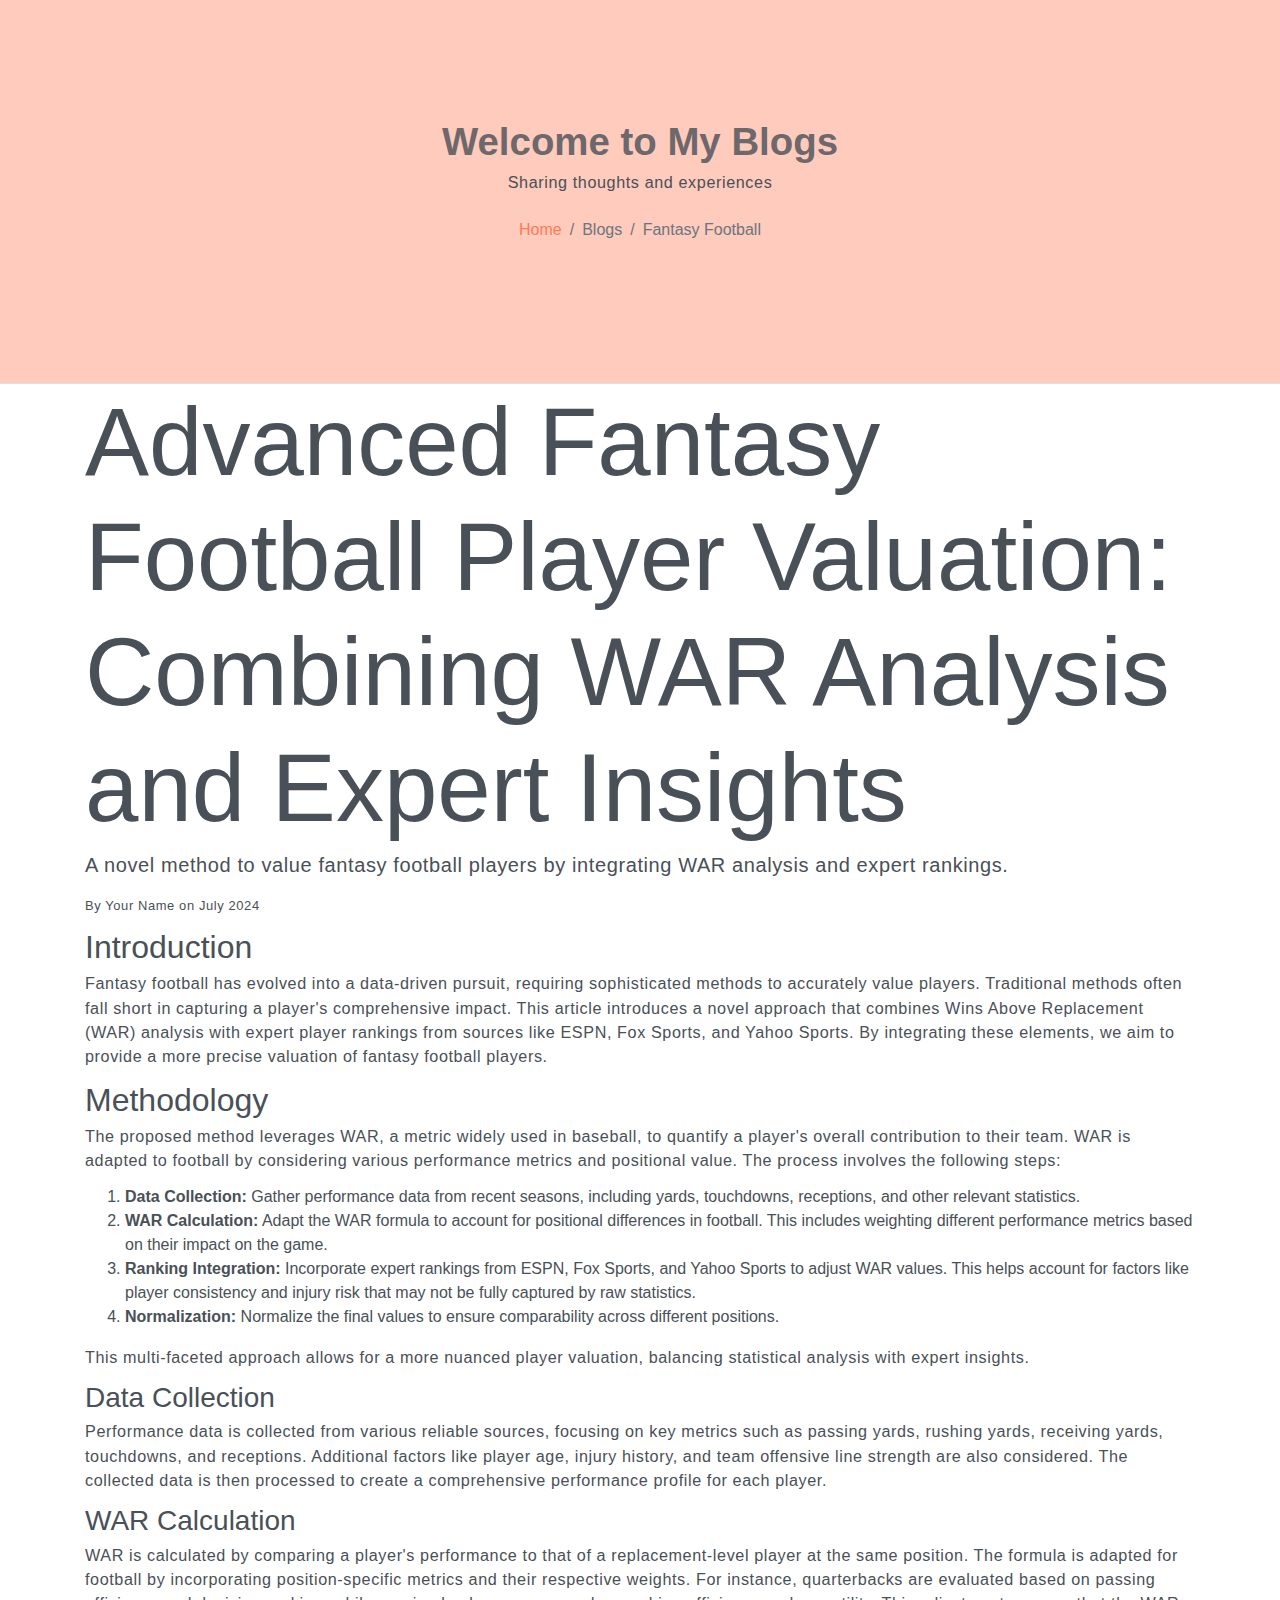
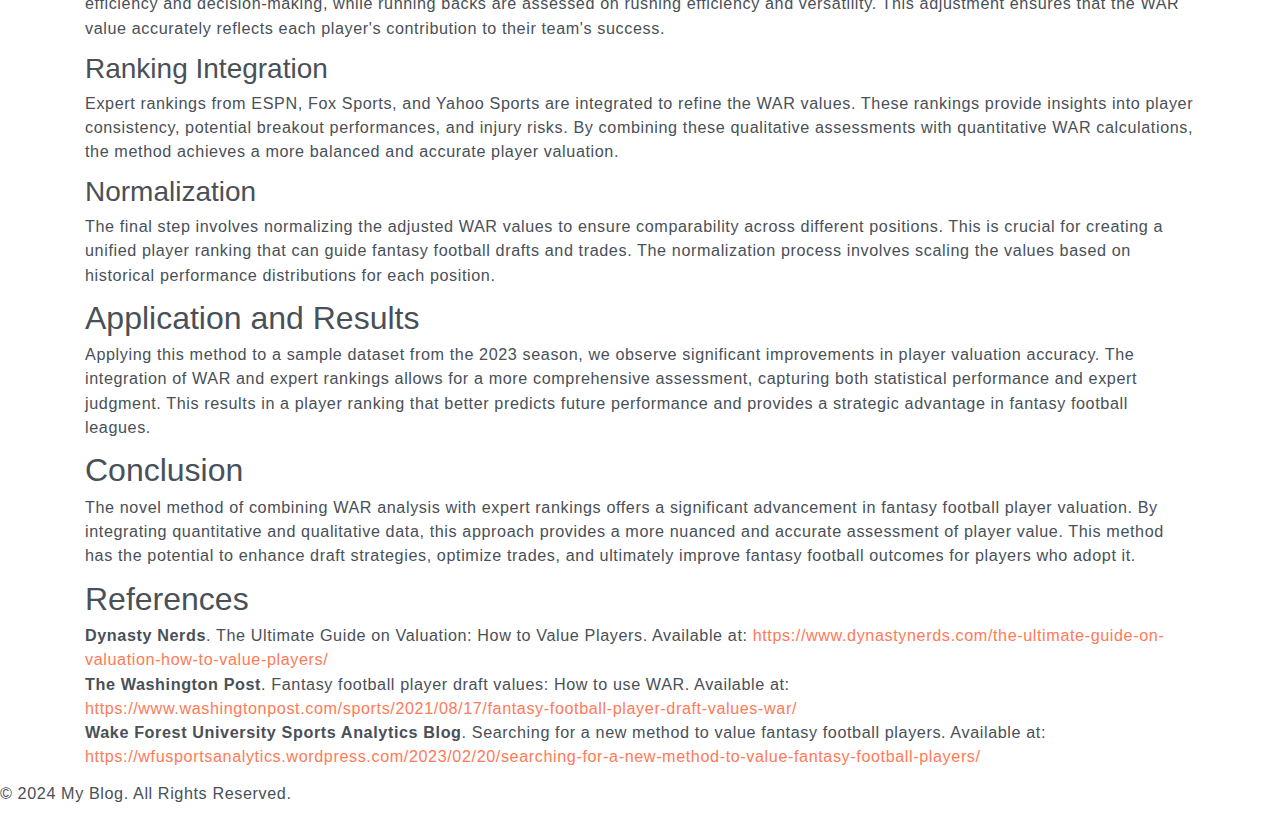
<file: public_html/test.html>
<!DOCTYPE html>
<html lang="en">
<head>
    <meta charset="UTF-8">
    <meta name="viewport" content="width=device-width, initial-scale=1, shrink-to-fit=no">
    <meta name="description" content="Blog post about a novel method to value fantasy football players.">
    <meta name="author" content="Your Name">

    <title>Caines Blogs: Advanced Fantasy Football Player Valuation</title>
    <!-- font icons -->
    <link rel="stylesheet" href="assets/vendors/themify-icons/css/themify-icons.css">
    <!-- Bootstrap + Steller main style -->
    <link rel="stylesheet" href="assets/css/steller.css">
</head>
<body data-spy="scroll" data-target=".navbar" data-offset="40" id="home">
    <!-- Page Header -->
    <header class="header header-mini"> 
        <div class="header-title">Welcome to My Blogs</div> 
        <p>Sharing thoughts and experiences</p>
        <nav aria-label="breadcrumb">
           <ol class="breadcrumb">
              <li class="breadcrumb-item"><a href="index.html">Home</a></li>
              <li class="breadcrumb-item active" aria-current="page">Blogs</li>
              <li class="breadcrumb-item active" aria-current="page">Fantasy Football</li>
           </ol>
        </nav>
    </header> <!-- End Of Page Header -->
    
    <div class="container">
        <header>
            <h1 class="display-1">Advanced Fantasy Football Player Valuation: Combining WAR Analysis and Expert Insights</h1>
            <p class="lead">A novel method to value fantasy football players by integrating WAR analysis and expert rankings.</p>
            <p><small>By <span id="post-author">Your Name</span> on <span id="post-date">July 2024</span></small></p>
        </header>

        <section>
            <h2>Introduction</h2>
            <p>Fantasy football has evolved into a data-driven pursuit, requiring sophisticated methods to accurately value players. Traditional methods often fall short in capturing a player's comprehensive impact. This article introduces a novel approach that combines Wins Above Replacement (WAR) analysis with expert player rankings from sources like ESPN, Fox Sports, and Yahoo Sports. By integrating these elements, we aim to provide a more precise valuation of fantasy football players.</p>
        </section>

        <section>
            <h2>Methodology</h2>
            <p>The proposed method leverages WAR, a metric widely used in baseball, to quantify a player's overall contribution to their team. WAR is adapted to football by considering various performance metrics and positional value. The process involves the following steps:</p>
            <ol>
                <li><strong>Data Collection:</strong> Gather performance data from recent seasons, including yards, touchdowns, receptions, and other relevant statistics.</li>
                <li><strong>WAR Calculation:</strong> Adapt the WAR formula to account for positional differences in football. This includes weighting different performance metrics based on their impact on the game.</li>
                <li><strong>Ranking Integration:</strong> Incorporate expert rankings from ESPN, Fox Sports, and Yahoo Sports to adjust WAR values. This helps account for factors like player consistency and injury risk that may not be fully captured by raw statistics.</li>
                <li><strong>Normalization:</strong> Normalize the final values to ensure comparability across different positions.</li>
            </ol>
            <p>This multi-faceted approach allows for a more nuanced player valuation, balancing statistical analysis with expert insights.</p>
        </section>

        <section>
            <h3>Data Collection</h3>
            <p>Performance data is collected from various reliable sources, focusing on key metrics such as passing yards, rushing yards, receiving yards, touchdowns, and receptions. Additional factors like player age, injury history, and team offensive line strength are also considered. The collected data is then processed to create a comprehensive performance profile for each player.</p>
        </section>

        <section>
            <h3>WAR Calculation</h3>
            <p>WAR is calculated by comparing a player's performance to that of a replacement-level player at the same position. The formula is adapted for football by incorporating position-specific metrics and their respective weights. For instance, quarterbacks are evaluated based on passing efficiency and decision-making, while running backs are assessed on rushing efficiency and versatility. This adjustment ensures that the WAR value accurately reflects each player's contribution to their team's success.</p>
        </section>

        <section>
            <h3>Ranking Integration</h3>
            <p>Expert rankings from ESPN, Fox Sports, and Yahoo Sports are integrated to refine the WAR values. These rankings provide insights into player consistency, potential breakout performances, and injury risks. By combining these qualitative assessments with quantitative WAR calculations, the method achieves a more balanced and accurate player valuation.</p>
        </section>

        <section>
            <h3>Normalization</h3>
            <p>The final step involves normalizing the adjusted WAR values to ensure comparability across different positions. This is crucial for creating a unified player ranking that can guide fantasy football drafts and trades. The normalization process involves scaling the values based on historical performance distributions for each position.</p>
        </section>

        <section>
            <h2>Application and Results</h2>
            <p>Applying this method to a sample dataset from the 2023 season, we observe significant improvements in player valuation accuracy. The integration of WAR and expert rankings allows for a more comprehensive assessment, capturing both statistical performance and expert judgment. This results in a player ranking that better predicts future performance and provides a strategic advantage in fantasy football leagues.</p>
        </section>

        <section>
            <h2>Conclusion</h2>
            <p>The novel method of combining WAR analysis with expert rankings offers a significant advancement in fantasy football player valuation. By integrating quantitative and qualitative data, this approach provides a more nuanced and accurate assessment of player value. This method has the potential to enhance draft strategies, optimize trades, and ultimately improve fantasy football outcomes for players who adopt it.</p>
        </section>

        <section>
            <h2>References</h2>
            <p>
                <strong>Dynasty Nerds</strong>. The Ultimate Guide on Valuation: How to Value Players. Available at: <a href="https://www.dynastynerds.com/the-ultimate-guide-on-valuation-how-to-value-players/">https://www.dynastynerds.com/the-ultimate-guide-on-valuation-how-to-value-players/</a><br>
                <strong>The Washington Post</strong>. Fantasy football player draft values: How to use WAR. Available at: <a href="https://www.washingtonpost.com/sports/2021/08/17/fantasy-football-player-draft-values-war/">https://www.washingtonpost.com/sports/2021/08/17/fantasy-football-player-draft-values-war/</a><br>
                <strong>Wake Forest University Sports Analytics Blog</strong>. Searching for a new method to value fantasy football players. Available at: <a href="https://wfusportsanalytics.wordpress.com/2023/02/20/searching-for-a-new-method-to-value-fantasy-football-players/">https://wfusportsanalytics.wordpress.com/2023/02/20/searching-for-a-new-method-to-value-fantasy-football-players/</a>
            </p>
        </section>
    </div>

    <footer>
        <p>&copy; 2024 My Blog. All Rights Reserved.</p>
    </footer>
</body>
</html>
</file>
<file: assets/vendors/themify-icons/css/themify-icons.css>
@font-face {
	font-family: 'themify';
	src:url("../fonts/themify.eot?-fvbane");
	src:url("../fonts/themify.eot?#iefix-fvbane") format("embedded-opentype"),
		url("../fonts/themify.woff?-fvbane") format("woff"),
		url("../fonts/themify.ttf?-fvbane") format("truetype"),
		url("../fonts/themify.svg?-fvbane#themify") format("svg");
	font-weight: normal;
	font-style: normal;
}

[class^="ti-"], [class*=" ti-"] {
	font-family: 'themify';
	speak: none;
	font-style: normal;
	font-weight: normal;
	font-variant: normal;
	text-transform: none;
	line-height: 1;

	/* Better Font Rendering =========== */
	-webkit-font-smoothing: antialiased;
	-moz-osx-font-smoothing: grayscale;
}

.ti-wand:before {
	content: "\e600";
}
.ti-volume:before {
	content: "\e601";
}
.ti-user:before {
	content: "\e602";
}
.ti-unlock:before {
	content: "\e603";
}
.ti-unlink:before {
	content: "\e604";
}
.ti-trash:before {
	content: "\e605";
}
.ti-thought:before {
	content: "\e606";
}
.ti-target:before {
	content: "\e607";
}
.ti-tag:before {
	content: "\e608";
}
.ti-tablet:before {
	content: "\e609";
}
.ti-star:before {
	content: "\e60a";
}
.ti-spray:before {
	content: "\e60b";
}
.ti-signal:before {
	content: "\e60c";
}
.ti-shopping-cart:before {
	content: "\e60d";
}
.ti-shopping-cart-full:before {
	content: "\e60e";
}
.ti-settings:before {
	content: "\e60f";
}
.ti-search:before {
	content: "\e610";
}
.ti-zoom-in:before {
	content: "\e611";
}
.ti-zoom-out:before {
	content: "\e612";
}
.ti-cut:before {
	content: "\e613";
}
.ti-ruler:before {
	content: "\e614";
}
.ti-ruler-pencil:before {
	content: "\e615";
}
.ti-ruler-alt:before {
	content: "\e616";
}
.ti-bookmark:before {
	content: "\e617";
}
.ti-bookmark-alt:before {
	content: "\e618";
}
.ti-reload:before {
	content: "\e619";
}
.ti-plus:before {
	content: "\e61a";
}
.ti-pin:before {
	content: "\e61b";
}
.ti-pencil:before {
	content: "\e61c";
}
.ti-pencil-alt:before {
	content: "\e61d";
}
.ti-paint-roller:before {
	content: "\e61e";
}
.ti-paint-bucket:before {
	content: "\e61f";
}
.ti-na:before {
	content: "\e620";
}
.ti-mobile:before {
	content: "\e621";
}
.ti-minus:before {
	content: "\e622";
}
.ti-medall:before {
	content: "\e623";
}
.ti-medall-alt:before {
	content: "\e624";
}
.ti-marker:before {
	content: "\e625";
}
.ti-marker-alt:before {
	content: "\e626";
}
.ti-arrow-up:before {
	content: "\e627";
}
.ti-arrow-right:before {
	content: "\e628";
}
.ti-arrow-left:before {
	content: "\e629";
}
.ti-arrow-down:before {
	content: "\e62a";
}
.ti-lock:before {
	content: "\e62b";
}
.ti-location-arrow:before {
	content: "\e62c";
}
.ti-link:before {
	content: "\e62d";
}
.ti-layout:before {
	content: "\e62e";
}
.ti-layers:before {
	content: "\e62f";
}
.ti-layers-alt:before {
	content: "\e630";
}
.ti-key:before {
	content: "\e631";
}
.ti-import:before {
	content: "\e632";
}
.ti-image:before {
	content: "\e633";
}
.ti-heart:before {
	content: "\e634";
}
.ti-heart-broken:before {
	content: "\e635";
}
.ti-hand-stop:before {
	content: "\e636";
}
.ti-hand-open:before {
	content: "\e637";
}
.ti-hand-drag:before {
	content: "\e638";
}
.ti-folder:before {
	content: "\e639";
}
.ti-flag:before {
	content: "\e63a";
}
.ti-flag-alt:before {
	content: "\e63b";
}
.ti-flag-alt-2:before {
	content: "\e63c";
}
.ti-eye:before {
	content: "\e63d";
}
.ti-export:before {
	content: "\e63e";
}
.ti-exchange-vertical:before {
	content: "\e63f";
}
.ti-desktop:before {
	content: "\e640";
}
.ti-cup:before {
	content: "\e641";
}
.ti-crown:before {
	content: "\e642";
}
.ti-comments:before {
	content: "\e643";
}
.ti-comment:before {
	content: "\e644";
}
.ti-comment-alt:before {
	content: "\e645";
}
.ti-close:before {
	content: "\e646";
}
.ti-clip:before {
	content: "\e647";
}
.ti-angle-up:before {
	content: "\e648";
}
.ti-angle-right:before {
	content: "\e649";
}
.ti-angle-left:before {
	content: "\e64a";
}
.ti-angle-down:before {
	content: "\e64b";
}
.ti-check:before {
	content: "\e64c";
}
.ti-check-box:before {
	content: "\e64d";
}
.ti-camera:before {
	content: "\e64e";
}
.ti-announcement:before {
	content: "\e64f";
}
.ti-brush:before {
	content: "\e650";
}
.ti-briefcase:before {
	content: "\e651";
}
.ti-bolt:before {
	content: "\e652";
}
.ti-bolt-alt:before {
	content: "\e653";
}
.ti-blackboard:before {
	content: "\e654";
}
.ti-bag:before {
	content: "\e655";
}
.ti-move:before {
	content: "\e656";
}
.ti-arrows-vertical:before {
	content: "\e657";
}
.ti-arrows-horizontal:before {
	content: "\e658";
}
.ti-fullscreen:before {
	content: "\e659";
}
.ti-arrow-top-right:before {
	content: "\e65a";
}
.ti-arrow-top-left:before {
	content: "\e65b";
}
.ti-arrow-circle-up:before {
	content: "\e65c";
}
.ti-arrow-circle-right:before {
	content: "\e65d";
}
.ti-arrow-circle-left:before {
	content: "\e65e";
}
.ti-arrow-circle-down:before {
	content: "\e65f";
}
.ti-angle-double-up:before {
	content: "\e660";
}
.ti-angle-double-right:before {
	content: "\e661";
}
.ti-angle-double-left:before {
	content: "\e662";
}
.ti-angle-double-down:before {
	content: "\e663";
}
.ti-zip:before {
	content: "\e664";
}
.ti-world:before {
	content: "\e665";
}
.ti-wheelchair:before {
	content: "\e666";
}
.ti-view-list:before {
	content: "\e667";
}
.ti-view-list-alt:before {
	content: "\e668";
}
.ti-view-grid:before {
	content: "\e669";
}
.ti-uppercase:before {
	content: "\e66a";
}
.ti-upload:before {
	content: "\e66b";
}
.ti-underline:before {
	content: "\e66c";
}
.ti-truck:before {
	content: "\e66d";
}
.ti-timer:before {
	content: "\e66e";
}
.ti-ticket:before {
	content: "\e66f";
}
.ti-thumb-up:before {
	content: "\e670";
}
.ti-thumb-down:before {
	content: "\e671";
}
.ti-text:before {
	content: "\e672";
}
.ti-stats-up:before {
	content: "\e673";
}
.ti-stats-down:before {
	content: "\e674";
}
.ti-split-v:before {
	content: "\e675";
}
.ti-split-h:before {
	content: "\e676";
}
.ti-smallcap:before {
	content: "\e677";
}
.ti-shine:before {
	content: "\e678";
}
.ti-shift-right:before {
	content: "\e679";
}
.ti-shift-left:before {
	content: "\e67a";
}
.ti-shield:before {
	content: "\e67b";
}
.ti-notepad:before {
	content: "\e67c";
}
.ti-server:before {
	content: "\e67d";
}
.ti-quote-right:before {
	content: "\e67e";
}
.ti-quote-left:before {
	content: "\e67f";
}
.ti-pulse:before {
	content: "\e680";
}
.ti-printer:before {
	content: "\e681";
}
.ti-power-off:before {
	content: "\e682";
}
.ti-plug:before {
	content: "\e683";
}
.ti-pie-chart:before {
	content: "\e684";
}
.ti-paragraph:before {
	content: "\e685";
}
.ti-panel:before {
	content: "\e686";
}
.ti-package:before {
	content: "\e687";
}
.ti-music:before {
	content: "\e688";
}
.ti-music-alt:before {
	content: "\e689";
}
.ti-mouse:before {
	content: "\e68a";
}
.ti-mouse-alt:before {
	content: "\e68b";
}
.ti-money:before {
	content: "\e68c";
}
.ti-microphone:before {
	content: "\e68d";
}
.ti-menu:before {
	content: "\e68e";
}
.ti-menu-alt:before {
	content: "\e68f";
}
.ti-map:before {
	content: "\e690";
}
.ti-map-alt:before {
	content: "\e691";
}
.ti-loop:before {
	content: "\e692";
}
.ti-location-pin:before {
	content: "\e693";
}
.ti-list:before {
	content: "\e694";
}
.ti-light-bulb:before {
	content: "\e695";
}
.ti-Italic:before {
	content: "\e696";
}
.ti-info:before {
	content: "\e697";
}
.ti-infinite:before {
	content: "\e698";
}
.ti-id-badge:before {
	content: "\e699";
}
.ti-hummer:before {
	content: "\e69a";
}
.ti-home:before {
	content: "\e69b";
}
.ti-help:before {
	content: "\e69c";
}
.ti-headphone:before {
	content: "\e69d";
}
.ti-harddrives:before {
	content: "\e69e";
}
.ti-harddrive:before {
	content: "\e69f";
}
.ti-gift:before {
	content: "\e6a0";
}
.ti-game:before {
	content: "\e6a1";
}
.ti-filter:before {
	content: "\e6a2";
}
.ti-files:before {
	content: "\e6a3";
}
.ti-file:before {
	content: "\e6a4";
}
.ti-eraser:before {
	content: "\e6a5";
}
.ti-envelope:before {
	content: "\e6a6";
}
.ti-download:before {
	content: "\e6a7";
}
.ti-direction:before {
	content: "\e6a8";
}
.ti-direction-alt:before {
	content: "\e6a9";
}
.ti-dashboard:before {
	content: "\e6aa";
}
.ti-control-stop:before {
	content: "\e6ab";
}
.ti-control-shuffle:before {
	content: "\e6ac";
}
.ti-control-play:before {
	content: "\e6ad";
}
.ti-control-pause:before {
	content: "\e6ae";
}
.ti-control-forward:before {
	content: "\e6af";
}
.ti-control-backward:before {
	content: "\e6b0";
}
.ti-cloud:before {
	content: "\e6b1";
}
.ti-cloud-up:before {
	content: "\e6b2";
}
.ti-cloud-down:before {
	content: "\e6b3";
}
.ti-clipboard:before {
	content: "\e6b4";
}
.ti-car:before {
	content: "\e6b5";
}
.ti-calendar:before {
	content: "\e6b6";
}
.ti-book:before {
	content: "\e6b7";
}
.ti-bell:before {
	content: "\e6b8";
}
.ti-basketball:before {
	content: "\e6b9";
}
.ti-bar-chart:before {
	content: "\e6ba";
}
.ti-bar-chart-alt:before {
	content: "\e6bb";
}
.ti-back-right:before {
	content: "\e6bc";
}
.ti-back-left:before {
	content: "\e6bd";
}
.ti-arrows-corner:before {
	content: "\e6be";
}
.ti-archive:before {
	content: "\e6bf";
}
.ti-anchor:before {
	content: "\e6c0";
}
.ti-align-right:before {
	content: "\e6c1";
}
.ti-align-left:before {
	content: "\e6c2";
}
.ti-align-justify:before {
	content: "\e6c3";
}
.ti-align-center:before {
	content: "\e6c4";
}
.ti-alert:before {
	content: "\e6c5";
}
.ti-alarm-clock:before {
	content: "\e6c6";
}
.ti-agenda:before {
	content: "\e6c7";
}
.ti-write:before {
	content: "\e6c8";
}
.ti-window:before {
	content: "\e6c9";
}
.ti-widgetized:before {
	content: "\e6ca";
}
.ti-widget:before {
	content: "\e6cb";
}
.ti-widget-alt:before {
	content: "\e6cc";
}
.ti-wallet:before {
	content: "\e6cd";
}
.ti-video-clapper:before {
	content: "\e6ce";
}
.ti-video-camera:before {
	content: "\e6cf";
}
.ti-vector:before {
	content: "\e6d0";
}
.ti-themify-logo:before {
	content: "\e6d1";
}
.ti-themify-favicon:before {
	content: "\e6d2";
}
.ti-themify-favicon-alt:before {
	content: "\e6d3";
}
.ti-support:before {
	content: "\e6d4";
}
.ti-stamp:before {
	content: "\e6d5";
}
.ti-split-v-alt:before {
	content: "\e6d6";
}
.ti-slice:before {
	content: "\e6d7";
}
.ti-shortcode:before {
	content: "\e6d8";
}
.ti-shift-right-alt:before {
	content: "\e6d9";
}
.ti-shift-left-alt:before {
	content: "\e6da";
}
.ti-ruler-alt-2:before {
	content: "\e6db";
}
.ti-receipt:before {
	content: "\e6dc";
}
.ti-pin2:before {
	content: "\e6dd";
}
.ti-pin-alt:before {
	content: "\e6de";
}
.ti-pencil-alt2:before {
	content: "\e6df";
}
.ti-palette:before {
	content: "\e6e0";
}
.ti-more:before {
	content: "\e6e1";
}
.ti-more-alt:before {
	content: "\e6e2";
}
.ti-microphone-alt:before {
	content: "\e6e3";
}
.ti-magnet:before {
	content: "\e6e4";
}
.ti-line-double:before {
	content: "\e6e5";
}
.ti-line-dotted:before {
	content: "\e6e6";
}
.ti-line-dashed:before {
	content: "\e6e7";
}
.ti-layout-width-full:before {
	content: "\e6e8";
}
.ti-layout-width-default:before {
	content: "\e6e9";
}
.ti-layout-width-default-alt:before {
	content: "\e6ea";
}
.ti-layout-tab:before {
	content: "\e6eb";
}
.ti-layout-tab-window:before {
	content: "\e6ec";
}
.ti-layout-tab-v:before {
	content: "\e6ed";
}
.ti-layout-tab-min:before {
	content: "\e6ee";
}
.ti-layout-slider:before {
	content: "\e6ef";
}
.ti-layout-slider-alt:before {
	content: "\e6f0";
}
.ti-layout-sidebar-right:before {
	content: "\e6f1";
}
.ti-layout-sidebar-none:before {
	content: "\e6f2";
}
.ti-layout-sidebar-left:before {
	content: "\e6f3";
}
.ti-layout-placeholder:before {
	content: "\e6f4";
}
.ti-layout-menu:before {
	content: "\e6f5";
}
.ti-layout-menu-v:before {
	content: "\e6f6";
}
.ti-layout-menu-separated:before {
	content: "\e6f7";
}
.ti-layout-menu-full:before {
	content: "\e6f8";
}
.ti-layout-media-right-alt:before {
	content: "\e6f9";
}
.ti-layout-media-right:before {
	content: "\e6fa";
}
.ti-layout-media-overlay:before {
	content: "\e6fb";
}
.ti-layout-media-overlay-alt:before {
	content: "\e6fc";
}
.ti-layout-media-overlay-alt-2:before {
	content: "\e6fd";
}
.ti-layout-media-left-alt:before {
	content: "\e6fe";
}
.ti-layout-media-left:before {
	content: "\e6ff";
}
.ti-layout-media-center-alt:before {
	content: "\e700";
}
.ti-layout-media-center:before {
	content: "\e701";
}
.ti-layout-list-thumb:before {
	content: "\e702";
}
.ti-layout-list-thumb-alt:before {
	content: "\e703";
}
.ti-layout-list-post:before {
	content: "\e704";
}
.ti-layout-list-large-image:before {
	content: "\e705";
}
.ti-layout-line-solid:before {
	content: "\e706";
}
.ti-layout-grid4:before {
	content: "\e707";
}
.ti-layout-grid3:before {
	content: "\e708";
}
.ti-layout-grid2:before {
	content: "\e709";
}
.ti-layout-grid2-thumb:before {
	content: "\e70a";
}
.ti-layout-cta-right:before {
	content: "\e70b";
}
.ti-layout-cta-left:before {
	content: "\e70c";
}
.ti-layout-cta-center:before {
	content: "\e70d";
}
.ti-layout-cta-btn-right:before {
	content: "\e70e";
}
.ti-layout-cta-btn-left:before {
	content: "\e70f";
}
.ti-layout-column4:before {
	content: "\e710";
}
.ti-layout-column3:before {
	content: "\e711";
}
.ti-layout-column2:before {
	content: "\e712";
}
.ti-layout-accordion-separated:before {
	content: "\e713";
}
.ti-layout-accordion-merged:before {
	content: "\e714";
}
.ti-layout-accordion-list:before {
	content: "\e715";
}
.ti-ink-pen:before {
	content: "\e716";
}
.ti-info-alt:before {
	content: "\e717";
}
.ti-help-alt:before {
	content: "\e718";
}
.ti-headphone-alt:before {
	content: "\e719";
}
.ti-hand-point-up:before {
	content: "\e71a";
}
.ti-hand-point-right:before {
	content: "\e71b";
}
.ti-hand-point-left:before {
	content: "\e71c";
}
.ti-hand-point-down:before {
	content: "\e71d";
}
.ti-gallery:before {
	content: "\e71e";
}
.ti-face-smile:before {
	content: "\e71f";
}
.ti-face-sad:before {
	content: "\e720";
}
.ti-credit-card:before {
	content: "\e721";
}
.ti-control-skip-forward:before {
	content: "\e722";
}
.ti-control-skip-backward:before {
	content: "\e723";
}
.ti-control-record:before {
	content: "\e724";
}
.ti-control-eject:before {
	content: "\e725";
}
.ti-comments-smiley:before {
	content: "\e726";
}
.ti-brush-alt:before {
	content: "\e727";
}
.ti-youtube:before {
	content: "\e728";
}
.ti-vimeo:before {
	content: "\e729";
}
.ti-twitter:before {
	content: "\e72a";
}
.ti-time:before {
	content: "\e72b";
}
.ti-tumblr:before {
	content: "\e72c";
}
.ti-skype:before {
	content: "\e72d";
}
.ti-share:before {
	content: "\e72e";
}
.ti-share-alt:before {
	content: "\e72f";
}
.ti-rocket:before {
	content: "\e730";
}
.ti-pinterest:before {
	content: "\e731";
}
.ti-new-window:before {
	content: "\e732";
}
.ti-microsoft:before {
	content: "\e733";
}
.ti-list-ol:before {
	content: "\e734";
}
.ti-linkedin:before {
	content: "\e735";
}
.ti-layout-sidebar-2:before {
	content: "\e736";
}
.ti-layout-grid4-alt:before {
	content: "\e737";
}
.ti-layout-grid3-alt:before {
	content: "\e738";
}
.ti-layout-grid2-alt:before {
	content: "\e739";
}
.ti-layout-column4-alt:before {
	content: "\e73a";
}
.ti-layout-column3-alt:before {
	content: "\e73b";
}
.ti-layout-column2-alt:before {
	content: "\e73c";
}
.ti-instagram:before {
	content: "\e73d";
}
.ti-google:before {
	content: "\e73e";
}
.ti-github:before {
	content: "\e73f";
}
.ti-flickr:before {
	content: "\e740";
}
.ti-facebook:before {
	content: "\e741";
}
.ti-dropbox:before {
	content: "\e742";
}
.ti-dribbble:before {
	content: "\e743";
}
.ti-apple:before {
	content: "\e744";
}
.ti-android:before {
	content: "\e745";
}
.ti-save:before {
	content: "\e746";
}
.ti-save-alt:before {
	content: "\e747";
}
.ti-yahoo:before {
	content: "\e748";
}
.ti-wordpress:before {
	content: "\e749";
}
.ti-vimeo-alt:before {
	content: "\e74a";
}
.ti-twitter-alt:before {
	content: "\e74b";
}
.ti-tumblr-alt:before {
	content: "\e74c";
}
.ti-trello:before {
	content: "\e74d";
}
.ti-stack-overflow:before {
	content: "\e74e";
}
.ti-soundcloud:before {
	content: "\e74f";
}
.ti-sharethis:before {
	content: "\e750";
}
.ti-sharethis-alt:before {
	content: "\e751";
}
.ti-reddit:before {
	content: "\e752";
}
.ti-pinterest-alt:before {
	content: "\e753";
}
.ti-microsoft-alt:before {
	content: "\e754";
}
.ti-linux:before {
	content: "\e755";
}
.ti-jsfiddle:before {
	content: "\e756";
}
.ti-joomla:before {
	content: "\e757";
}
.ti-html5:before {
	content: "\e758";
}
.ti-flickr-alt:before {
	content: "\e759";
}
.ti-email:before {
	content: "\e75a";
}
.ti-drupal:before {ß
	content: "\e75b";
}
.ti-dropbox-alt:before {
	content: "\e75c";
}
.ti-css3:before {
	content: "\e75d";
}
.ti-rss:before {
	content: "\e75e";
}
.ti-rss-alt:before {
	content: "\e75f";
}
.ti-icon-threads:before {
	content: url('../../../icons/threads.svg');
}
</file>
<file: public_html/assets/vendors/themify-icons/css/themify-icons.css>
@font-face {
	font-family: 'themify';
	src:url("../fonts/themify.eot?-fvbane");
	src:url("../fonts/themify.eot?#iefix-fvbane") format("embedded-opentype"),
		url("../fonts/themify.woff?-fvbane") format("woff"),
		url("../fonts/themify.ttf?-fvbane") format("truetype"),
		url("../fonts/themify.svg?-fvbane#themify") format("svg");
	font-weight: normal;
	font-style: normal;
}

[class^="ti-"], [class*=" ti-"] {
	font-family: 'themify';
	speak: none;
	font-style: normal;
	font-weight: normal;
	font-variant: normal;
	text-transform: none;
	line-height: 1;

	/* Better Font Rendering =========== */
	-webkit-font-smoothing: antialiased;
	-moz-osx-font-smoothing: grayscale;
}

.ti-wand:before {
	content: "\e600";
}
.ti-volume:before {
	content: "\e601";
}
.ti-user:before {
	content: "\e602";
}
.ti-unlock:before {
	content: "\e603";
}
.ti-unlink:before {
	content: "\e604";
}
.ti-trash:before {
	content: "\e605";
}
.ti-thought:before {
	content: "\e606";
}
.ti-target:before {
	content: "\e607";
}
.ti-tag:before {
	content: "\e608";
}
.ti-tablet:before {
	content: "\e609";
}
.ti-star:before {
	content: "\e60a";
}
.ti-spray:before {
	content: "\e60b";
}
.ti-signal:before {
	content: "\e60c";
}
.ti-shopping-cart:before {
	content: "\e60d";
}
.ti-shopping-cart-full:before {
	content: "\e60e";
}
.ti-settings:before {
	content: "\e60f";
}
.ti-search:before {
	content: "\e610";
}
.ti-zoom-in:before {
	content: "\e611";
}
.ti-zoom-out:before {
	content: "\e612";
}
.ti-cut:before {
	content: "\e613";
}
.ti-ruler:before {
	content: "\e614";
}
.ti-ruler-pencil:before {
	content: "\e615";
}
.ti-ruler-alt:before {
	content: "\e616";
}
.ti-bookmark:before {
	content: "\e617";
}
.ti-bookmark-alt:before {
	content: "\e618";
}
.ti-reload:before {
	content: "\e619";
}
.ti-plus:before {
	content: "\e61a";
}
.ti-pin:before {
	content: "\e61b";
}
.ti-pencil:before {
	content: "\e61c";
}
.ti-pencil-alt:before {
	content: "\e61d";
}
.ti-paint-roller:before {
	content: "\e61e";
}
.ti-paint-bucket:before {
	content: "\e61f";
}
.ti-na:before {
	content: "\e620";
}
.ti-mobile:before {
	content: "\e621";
}
.ti-minus:before {
	content: "\e622";
}
.ti-medall:before {
	content: "\e623";
}
.ti-medall-alt:before {
	content: "\e624";
}
.ti-marker:before {
	content: "\e625";
}
.ti-marker-alt:before {
	content: "\e626";
}
.ti-arrow-up:before {
	content: "\e627";
}
.ti-arrow-right:before {
	content: "\e628";
}
.ti-arrow-left:before {
	content: "\e629";
}
.ti-arrow-down:before {
	content: "\e62a";
}
.ti-lock:before {
	content: "\e62b";
}
.ti-location-arrow:before {
	content: "\e62c";
}
.ti-link:before {
	content: "\e62d";
}
.ti-layout:before {
	content: "\e62e";
}
.ti-layers:before {
	content: "\e62f";
}
.ti-layers-alt:before {
	content: "\e630";
}
.ti-key:before {
	content: "\e631";
}
.ti-import:before {
	content: "\e632";
}
.ti-image:before {
	content: "\e633";
}
.ti-heart:before {
	content: "\e634";
}
.ti-heart-broken:before {
	content: "\e635";
}
.ti-hand-stop:before {
	content: "\e636";
}
.ti-hand-open:before {
	content: "\e637";
}
.ti-hand-drag:before {
	content: "\e638";
}
.ti-folder:before {
	content: "\e639";
}
.ti-flag:before {
	content: "\e63a";
}
.ti-flag-alt:before {
	content: "\e63b";
}
.ti-flag-alt-2:before {
	content: "\e63c";
}
.ti-eye:before {
	content: "\e63d";
}
.ti-export:before {
	content: "\e63e";
}
.ti-exchange-vertical:before {
	content: "\e63f";
}
.ti-desktop:before {
	content: "\e640";
}
.ti-cup:before {
	content: "\e641";
}
.ti-crown:before {
	content: "\e642";
}
.ti-comments:before {
	content: "\e643";
}
.ti-comment:before {
	content: "\e644";
}
.ti-comment-alt:before {
	content: "\e645";
}
.ti-close:before {
	content: "\e646";
}
.ti-clip:before {
	content: "\e647";
}
.ti-angle-up:before {
	content: "\e648";
}
.ti-angle-right:before {
	content: "\e649";
}
.ti-angle-left:before {
	content: "\e64a";
}
.ti-angle-down:before {
	content: "\e64b";
}
.ti-check:before {
	content: "\e64c";
}
.ti-check-box:before {
	content: "\e64d";
}
.ti-camera:before {
	content: "\e64e";
}
.ti-announcement:before {
	content: "\e64f";
}
.ti-brush:before {
	content: "\e650";
}
.ti-briefcase:before {
	content: "\e651";
}
.ti-bolt:before {
	content: "\e652";
}
.ti-bolt-alt:before {
	content: "\e653";
}
.ti-blackboard:before {
	content: "\e654";
}
.ti-bag:before {
	content: "\e655";
}
.ti-move:before {
	content: "\e656";
}
.ti-arrows-vertical:before {
	content: "\e657";
}
.ti-arrows-horizontal:before {
	content: "\e658";
}
.ti-fullscreen:before {
	content: "\e659";
}
.ti-arrow-top-right:before {
	content: "\e65a";
}
.ti-arrow-top-left:before {
	content: "\e65b";
}
.ti-arrow-circle-up:before {
	content: "\e65c";
}
.ti-arrow-circle-right:before {
	content: "\e65d";
}
.ti-arrow-circle-left:before {
	content: "\e65e";
}
.ti-arrow-circle-down:before {
	content: "\e65f";
}
.ti-angle-double-up:before {
	content: "\e660";
}
.ti-angle-double-right:before {
	content: "\e661";
}
.ti-angle-double-left:before {
	content: "\e662";
}
.ti-angle-double-down:before {
	content: "\e663";
}
.ti-zip:before {
	content: "\e664";
}
.ti-world:before {
	content: "\e665";
}
.ti-wheelchair:before {
	content: "\e666";
}
.ti-view-list:before {
	content: "\e667";
}
.ti-view-list-alt:before {
	content: "\e668";
}
.ti-view-grid:before {
	content: "\e669";
}
.ti-uppercase:before {
	content: "\e66a";
}
.ti-upload:before {
	content: "\e66b";
}
.ti-underline:before {
	content: "\e66c";
}
.ti-truck:before {
	content: "\e66d";
}
.ti-timer:before {
	content: "\e66e";
}
.ti-ticket:before {
	content: "\e66f";
}
.ti-thumb-up:before {
	content: "\e670";
}
.ti-thumb-down:before {
	content: "\e671";
}
.ti-text:before {
	content: "\e672";
}
.ti-stats-up:before {
	content: "\e673";
}
.ti-stats-down:before {
	content: "\e674";
}
.ti-split-v:before {
	content: "\e675";
}
.ti-split-h:before {
	content: "\e676";
}
.ti-smallcap:before {
	content: "\e677";
}
.ti-shine:before {
	content: "\e678";
}
.ti-shift-right:before {
	content: "\e679";
}
.ti-shift-left:before {
	content: "\e67a";
}
.ti-shield:before {
	content: "\e67b";
}
.ti-notepad:before {
	content: "\e67c";
}
.ti-server:before {
	content: "\e67d";
}
.ti-quote-right:before {
	content: "\e67e";
}
.ti-quote-left:before {
	content: "\e67f";
}
.ti-pulse:before {
	content: "\e680";
}
.ti-printer:before {
	content: "\e681";
}
.ti-power-off:before {
	content: "\e682";
}
.ti-plug:before {
	content: "\e683";
}
.ti-pie-chart:before {
	content: "\e684";
}
.ti-paragraph:before {
	content: "\e685";
}
.ti-panel:before {
	content: "\e686";
}
.ti-package:before {
	content: "\e687";
}
.ti-music:before {
	content: "\e688";
}
.ti-music-alt:before {
	content: "\e689";
}
.ti-mouse:before {
	content: "\e68a";
}
.ti-mouse-alt:before {
	content: "\e68b";
}
.ti-money:before {
	content: "\e68c";
}
.ti-microphone:before {
	content: "\e68d";
}
.ti-menu:before {
	content: "\e68e";
}
.ti-menu-alt:before {
	content: "\e68f";
}
.ti-map:before {
	content: "\e690";
}
.ti-map-alt:before {
	content: "\e691";
}
.ti-loop:before {
	content: "\e692";
}
.ti-location-pin:before {
	content: "\e693";
}
.ti-list:before {
	content: "\e694";
}
.ti-light-bulb:before {
	content: "\e695";
}
.ti-Italic:before {
	content: "\e696";
}
.ti-info:before {
	content: "\e697";
}
.ti-infinite:before {
	content: "\e698";
}
.ti-id-badge:before {
	content: "\e699";
}
.ti-hummer:before {
	content: "\e69a";
}
.ti-home:before {
	content: "\e69b";
}
.ti-help:before {
	content: "\e69c";
}
.ti-headphone:before {
	content: "\e69d";
}
.ti-harddrives:before {
	content: "\e69e";
}
.ti-harddrive:before {
	content: "\e69f";
}
.ti-gift:before {
	content: "\e6a0";
}
.ti-game:before {
	content: "\e6a1";
}
.ti-filter:before {
	content: "\e6a2";
}
.ti-files:before {
	content: "\e6a3";
}
.ti-file:before {
	content: "\e6a4";
}
.ti-eraser:before {
	content: "\e6a5";
}
.ti-envelope:before {
	content: "\e6a6";
}
.ti-download:before {
	content: "\e6a7";
}
.ti-direction:before {
	content: "\e6a8";
}
.ti-direction-alt:before {
	content: "\e6a9";
}
.ti-dashboard:before {
	content: "\e6aa";
}
.ti-control-stop:before {
	content: "\e6ab";
}
.ti-control-shuffle:before {
	content: "\e6ac";
}
.ti-control-play:before {
	content: "\e6ad";
}
.ti-control-pause:before {
	content: "\e6ae";
}
.ti-control-forward:before {
	content: "\e6af";
}
.ti-control-backward:before {
	content: "\e6b0";
}
.ti-cloud:before {
	content: "\e6b1";
}
.ti-cloud-up:before {
	content: "\e6b2";
}
.ti-cloud-down:before {
	content: "\e6b3";
}
.ti-clipboard:before {
	content: "\e6b4";
}
.ti-car:before {
	content: "\e6b5";
}
.ti-calendar:before {
	content: "\e6b6";
}
.ti-book:before {
	content: "\e6b7";
}
.ti-bell:before {
	content: "\e6b8";
}
.ti-basketball:before {
	content: "\e6b9";
}
.ti-bar-chart:before {
	content: "\e6ba";
}
.ti-bar-chart-alt:before {
	content: "\e6bb";
}
.ti-back-right:before {
	content: "\e6bc";
}
.ti-back-left:before {
	content: "\e6bd";
}
.ti-arrows-corner:before {
	content: "\e6be";
}
.ti-archive:before {
	content: "\e6bf";
}
.ti-anchor:before {
	content: "\e6c0";
}
.ti-align-right:before {
	content: "\e6c1";
}
.ti-align-left:before {
	content: "\e6c2";
}
.ti-align-justify:before {
	content: "\e6c3";
}
.ti-align-center:before {
	content: "\e6c4";
}
.ti-alert:before {
	content: "\e6c5";
}
.ti-alarm-clock:before {
	content: "\e6c6";
}
.ti-agenda:before {
	content: "\e6c7";
}
.ti-write:before {
	content: "\e6c8";
}
.ti-window:before {
	content: "\e6c9";
}
.ti-widgetized:before {
	content: "\e6ca";
}
.ti-widget:before {
	content: "\e6cb";
}
.ti-widget-alt:before {
	content: "\e6cc";
}
.ti-wallet:before {
	content: "\e6cd";
}
.ti-video-clapper:before {
	content: "\e6ce";
}
.ti-video-camera:before {
	content: "\e6cf";
}
.ti-vector:before {
	content: "\e6d0";
}
.ti-themify-logo:before {
	content: "\e6d1";
}
.ti-themify-favicon:before {
	content: "\e6d2";
}
.ti-themify-favicon-alt:before {
	content: "\e6d3";
}
.ti-support:before {
	content: "\e6d4";
}
.ti-stamp:before {
	content: "\e6d5";
}
.ti-split-v-alt:before {
	content: "\e6d6";
}
.ti-slice:before {
	content: "\e6d7";
}
.ti-shortcode:before {
	content: "\e6d8";
}
.ti-shift-right-alt:before {
	content: "\e6d9";
}
.ti-shift-left-alt:before {
	content: "\e6da";
}
.ti-ruler-alt-2:before {
	content: "\e6db";
}
.ti-receipt:before {
	content: "\e6dc";
}
.ti-pin2:before {
	content: "\e6dd";
}
.ti-pin-alt:before {
	content: "\e6de";
}
.ti-pencil-alt2:before {
	content: "\e6df";
}
.ti-palette:before {
	content: "\e6e0";
}
.ti-more:before {
	content: "\e6e1";
}
.ti-more-alt:before {
	content: "\e6e2";
}
.ti-microphone-alt:before {
	content: "\e6e3";
}
.ti-magnet:before {
	content: "\e6e4";
}
.ti-line-double:before {
	content: "\e6e5";
}
.ti-line-dotted:before {
	content: "\e6e6";
}
.ti-line-dashed:before {
	content: "\e6e7";
}
.ti-layout-width-full:before {
	content: "\e6e8";
}
.ti-layout-width-default:before {
	content: "\e6e9";
}
.ti-layout-width-default-alt:before {
	content: "\e6ea";
}
.ti-layout-tab:before {
	content: "\e6eb";
}
.ti-layout-tab-window:before {
	content: "\e6ec";
}
.ti-layout-tab-v:before {
	content: "\e6ed";
}
.ti-layout-tab-min:before {
	content: "\e6ee";
}
.ti-layout-slider:before {
	content: "\e6ef";
}
.ti-layout-slider-alt:before {
	content: "\e6f0";
}
.ti-layout-sidebar-right:before {
	content: "\e6f1";
}
.ti-layout-sidebar-none:before {
	content: "\e6f2";
}
.ti-layout-sidebar-left:before {
	content: "\e6f3";
}
.ti-layout-placeholder:before {
	content: "\e6f4";
}
.ti-layout-menu:before {
	content: "\e6f5";
}
.ti-layout-menu-v:before {
	content: "\e6f6";
}
.ti-layout-menu-separated:before {
	content: "\e6f7";
}
.ti-layout-menu-full:before {
	content: "\e6f8";
}
.ti-layout-media-right-alt:before {
	content: "\e6f9";
}
.ti-layout-media-right:before {
	content: "\e6fa";
}
.ti-layout-media-overlay:before {
	content: "\e6fb";
}
.ti-layout-media-overlay-alt:before {
	content: "\e6fc";
}
.ti-layout-media-overlay-alt-2:before {
	content: "\e6fd";
}
.ti-layout-media-left-alt:before {
	content: "\e6fe";
}
.ti-layout-media-left:before {
	content: "\e6ff";
}
.ti-layout-media-center-alt:before {
	content: "\e700";
}
.ti-layout-media-center:before {
	content: "\e701";
}
.ti-layout-list-thumb:before {
	content: "\e702";
}
.ti-layout-list-thumb-alt:before {
	content: "\e703";
}
.ti-layout-list-post:before {
	content: "\e704";
}
.ti-layout-list-large-image:before {
	content: "\e705";
}
.ti-layout-line-solid:before {
	content: "\e706";
}
.ti-layout-grid4:before {
	content: "\e707";
}
.ti-layout-grid3:before {
	content: "\e708";
}
.ti-layout-grid2:before {
	content: "\e709";
}
.ti-layout-grid2-thumb:before {
	content: "\e70a";
}
.ti-layout-cta-right:before {
	content: "\e70b";
}
.ti-layout-cta-left:before {
	content: "\e70c";
}
.ti-layout-cta-center:before {
	content: "\e70d";
}
.ti-layout-cta-btn-right:before {
	content: "\e70e";
}
.ti-layout-cta-btn-left:before {
	content: "\e70f";
}
.ti-layout-column4:before {
	content: "\e710";
}
.ti-layout-column3:before {
	content: "\e711";
}
.ti-layout-column2:before {
	content: "\e712";
}
.ti-layout-accordion-separated:before {
	content: "\e713";
}
.ti-layout-accordion-merged:before {
	content: "\e714";
}
.ti-layout-accordion-list:before {
	content: "\e715";
}
.ti-ink-pen:before {
	content: "\e716";
}
.ti-info-alt:before {
	content: "\e717";
}
.ti-help-alt:before {
	content: "\e718";
}
.ti-headphone-alt:before {
	content: "\e719";
}
.ti-hand-point-up:before {
	content: "\e71a";
}
.ti-hand-point-right:before {
	content: "\e71b";
}
.ti-hand-point-left:before {
	content: "\e71c";
}
.ti-hand-point-down:before {
	content: "\e71d";
}
.ti-gallery:before {
	content: "\e71e";
}
.ti-face-smile:before {
	content: "\e71f";
}
.ti-face-sad:before {
	content: "\e720";
}
.ti-credit-card:before {
	content: "\e721";
}
.ti-control-skip-forward:before {
	content: "\e722";
}
.ti-control-skip-backward:before {
	content: "\e723";
}
.ti-control-record:before {
	content: "\e724";
}
.ti-control-eject:before {
	content: "\e725";
}
.ti-comments-smiley:before {
	content: "\e726";
}
.ti-brush-alt:before {
	content: "\e727";
}
.ti-youtube:before {
	content: "\e728";
}
.ti-vimeo:before {
	content: "\e729";
}
.ti-twitter:before {
	content: "\e72a";
}
.ti-time:before {
	content: "\e72b";
}
.ti-tumblr:before {
	content: "\e72c";
}
.ti-skype:before {
	content: "\e72d";
}
.ti-share:before {
	content: "\e72e";
}
.ti-share-alt:before {
	content: "\e72f";
}
.ti-rocket:before {
	content: "\e730";
}
.ti-pinterest:before {
	content: "\e731";
}
.ti-new-window:before {
	content: "\e732";
}
.ti-microsoft:before {
	content: "\e733";
}
.ti-list-ol:before {
	content: "\e734";
}
.ti-linkedin:before {
	content: "\e735";
}
.ti-layout-sidebar-2:before {
	content: "\e736";
}
.ti-layout-grid4-alt:before {
	content: "\e737";
}
.ti-layout-grid3-alt:before {
	content: "\e738";
}
.ti-layout-grid2-alt:before {
	content: "\e739";
}
.ti-layout-column4-alt:before {
	content: "\e73a";
}
.ti-layout-column3-alt:before {
	content: "\e73b";
}
.ti-layout-column2-alt:before {
	content: "\e73c";
}
.ti-instagram:before {
	content: "\e73d";
}
.ti-google:before {
	content: "\e73e";
}
.ti-github:before {
	content: "\e73f";
}
.ti-flickr:before {
	content: "\e740";
}
.ti-facebook:before {
	content: "\e741";
}
.ti-dropbox:before {
	content: "\e742";
}
.ti-dribbble:before {
	content: "\e743";
}
.ti-apple:before {
	content: "\e744";
}
.ti-android:before {
	content: "\e745";
}
.ti-save:before {
	content: "\e746";
}
.ti-save-alt:before {
	content: "\e747";
}
.ti-yahoo:before {
	content: "\e748";
}
.ti-wordpress:before {
	content: "\e749";
}
.ti-vimeo-alt:before {
	content: "\e74a";
}
.ti-twitter-alt:before {
	content: "\e74b";
}
.ti-tumblr-alt:before {
	content: "\e74c";
}
.ti-trello:before {
	content: "\e74d";
}
.ti-stack-overflow:before {
	content: "\e74e";
}
.ti-soundcloud:before {
	content: "\e74f";
}
.ti-sharethis:before {
	content: "\e750";
}
.ti-sharethis-alt:before {
	content: "\e751";
}
.ti-reddit:before {
	content: "\e752";
}
.ti-pinterest-alt:before {
	content: "\e753";
}
.ti-microsoft-alt:before {
	content: "\e754";
}
.ti-linux:before {
	content: "\e755";
}
.ti-jsfiddle:before {
	content: "\e756";
}
.ti-joomla:before {
	content: "\e757";
}
.ti-html5:before {
	content: "\e758";
}
.ti-flickr-alt:before {
	content: "\e759";
}
.ti-email:before {
	content: "\e75a";
}
.ti-drupal:before {ß
	content: "\e75b";
}
.ti-dropbox-alt:before {
	content: "\e75c";
}
.ti-css3:before {
	content: "\e75d";
}
.ti-rss:before {
	content: "\e75e";
}
.ti-rss-alt:before {
	content: "\e75f";
}
.ti-icon-threads:before {
	content: url('../../../icons/threads.svg');
}
</file>
